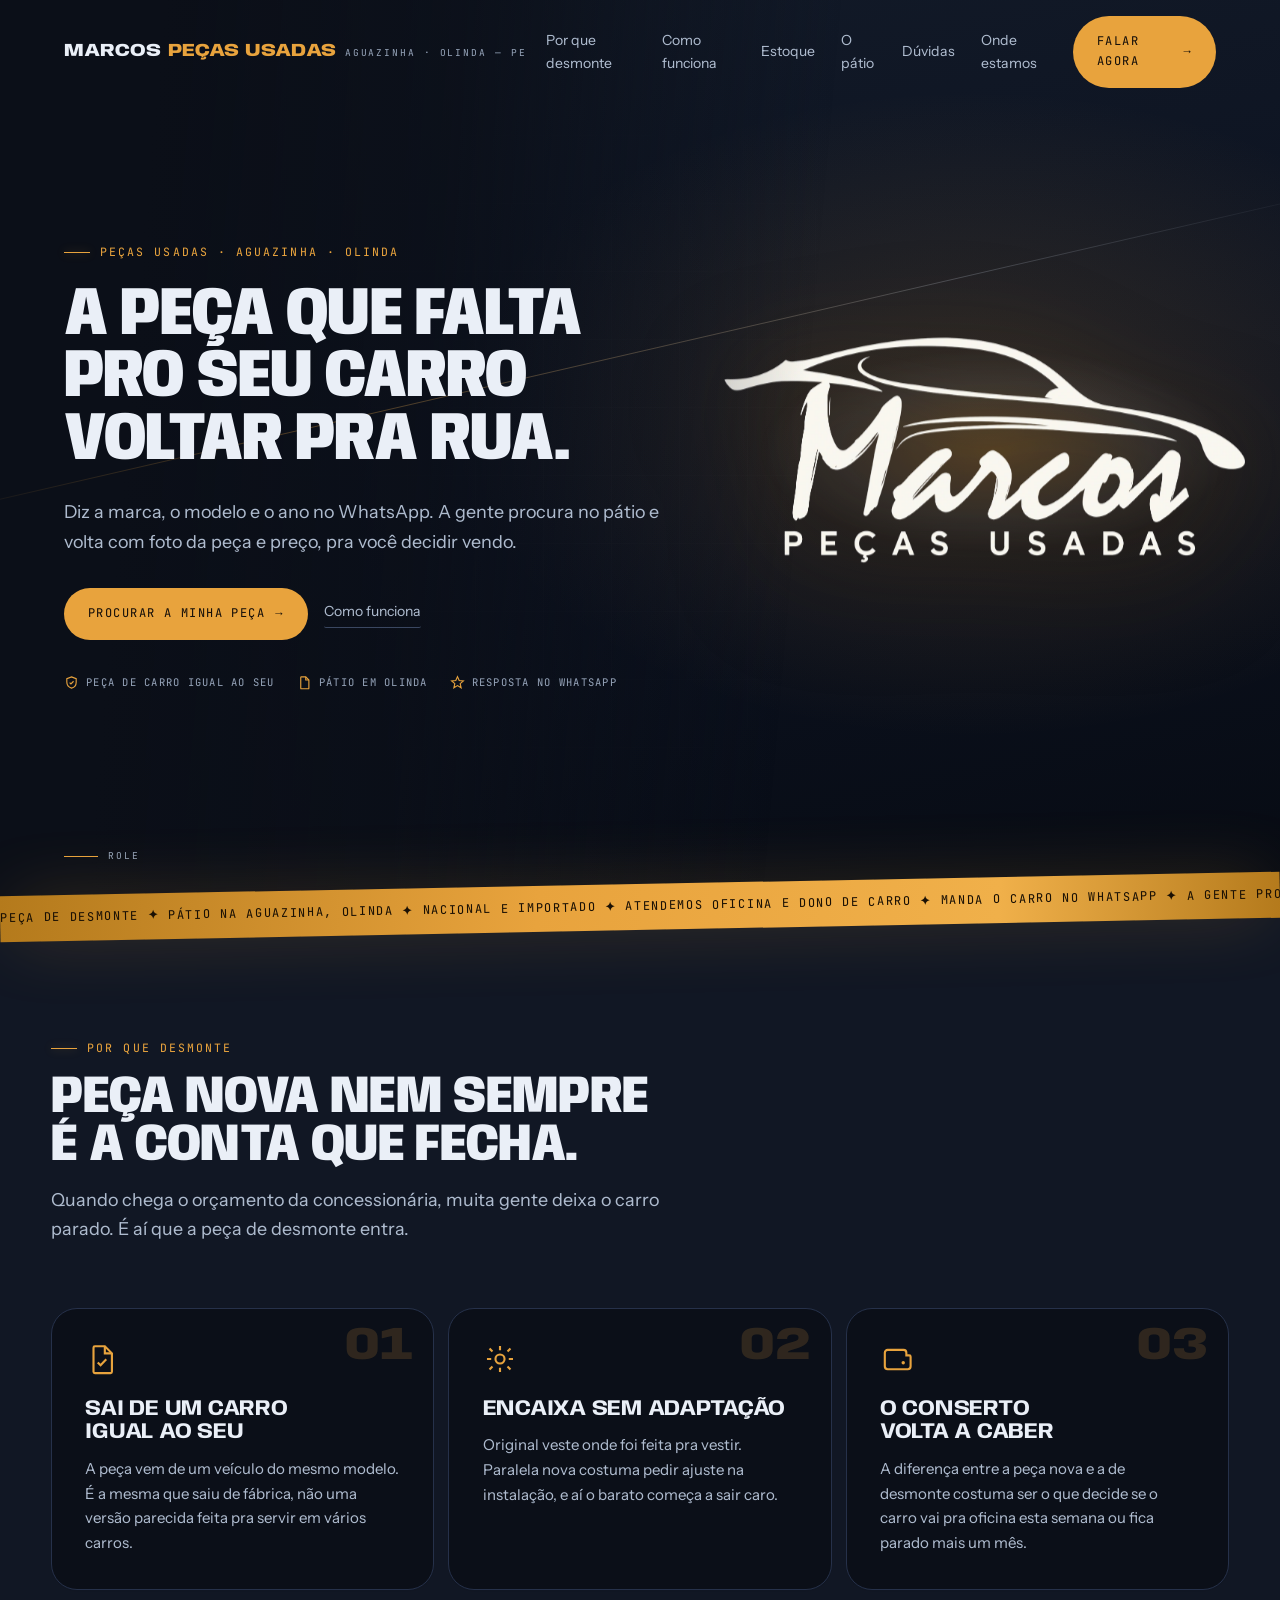
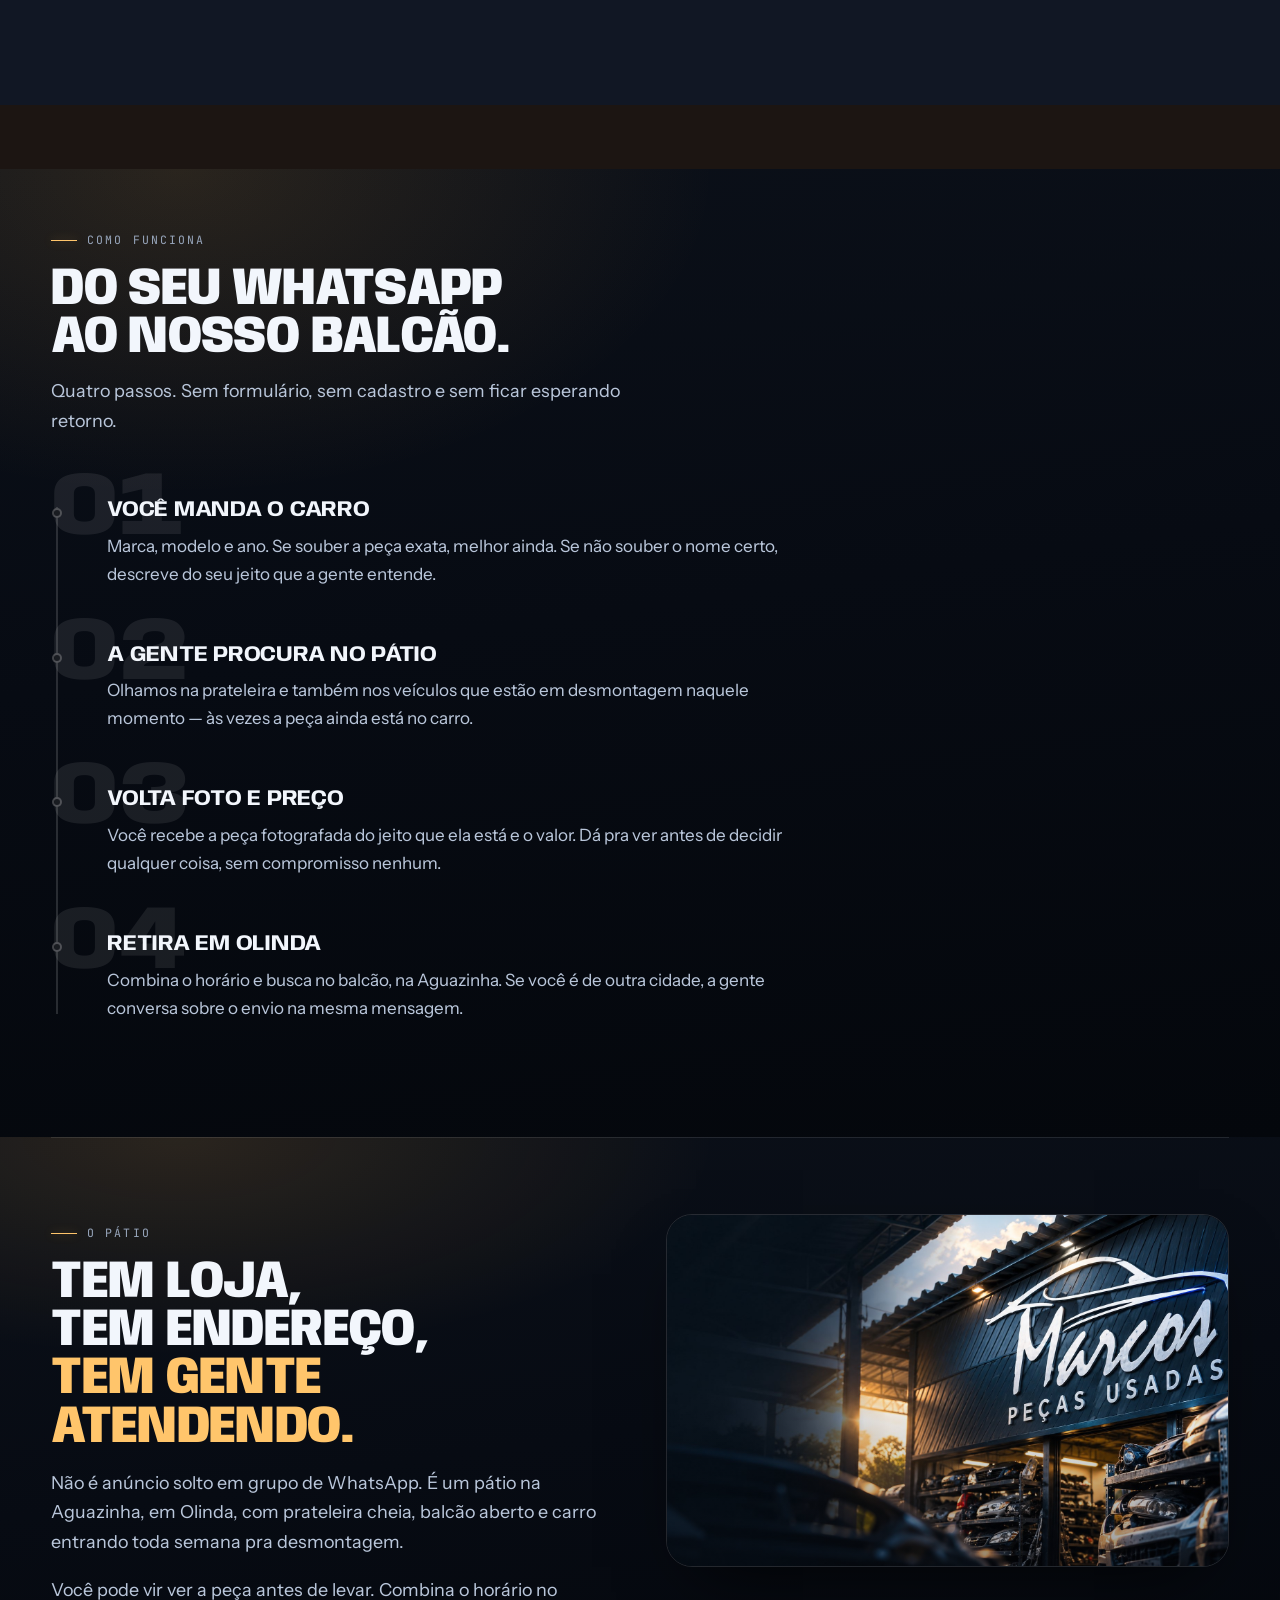
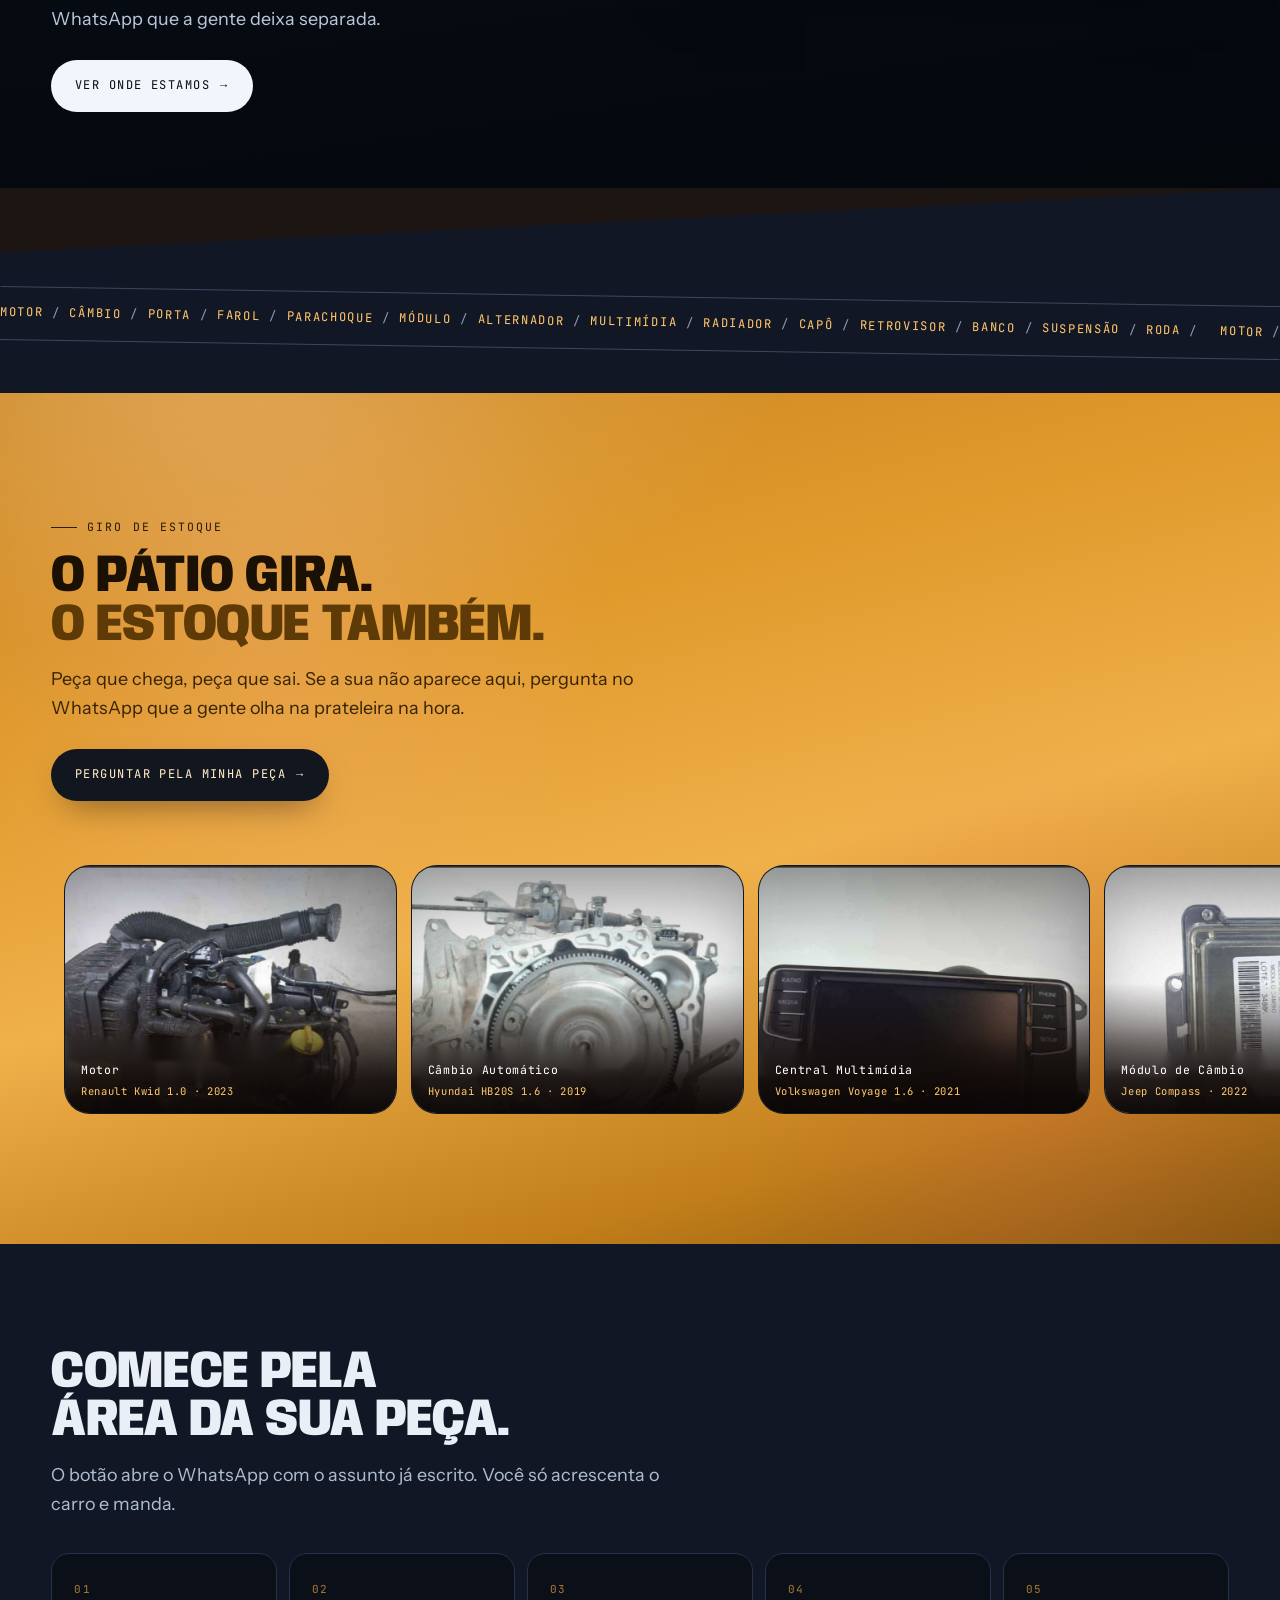
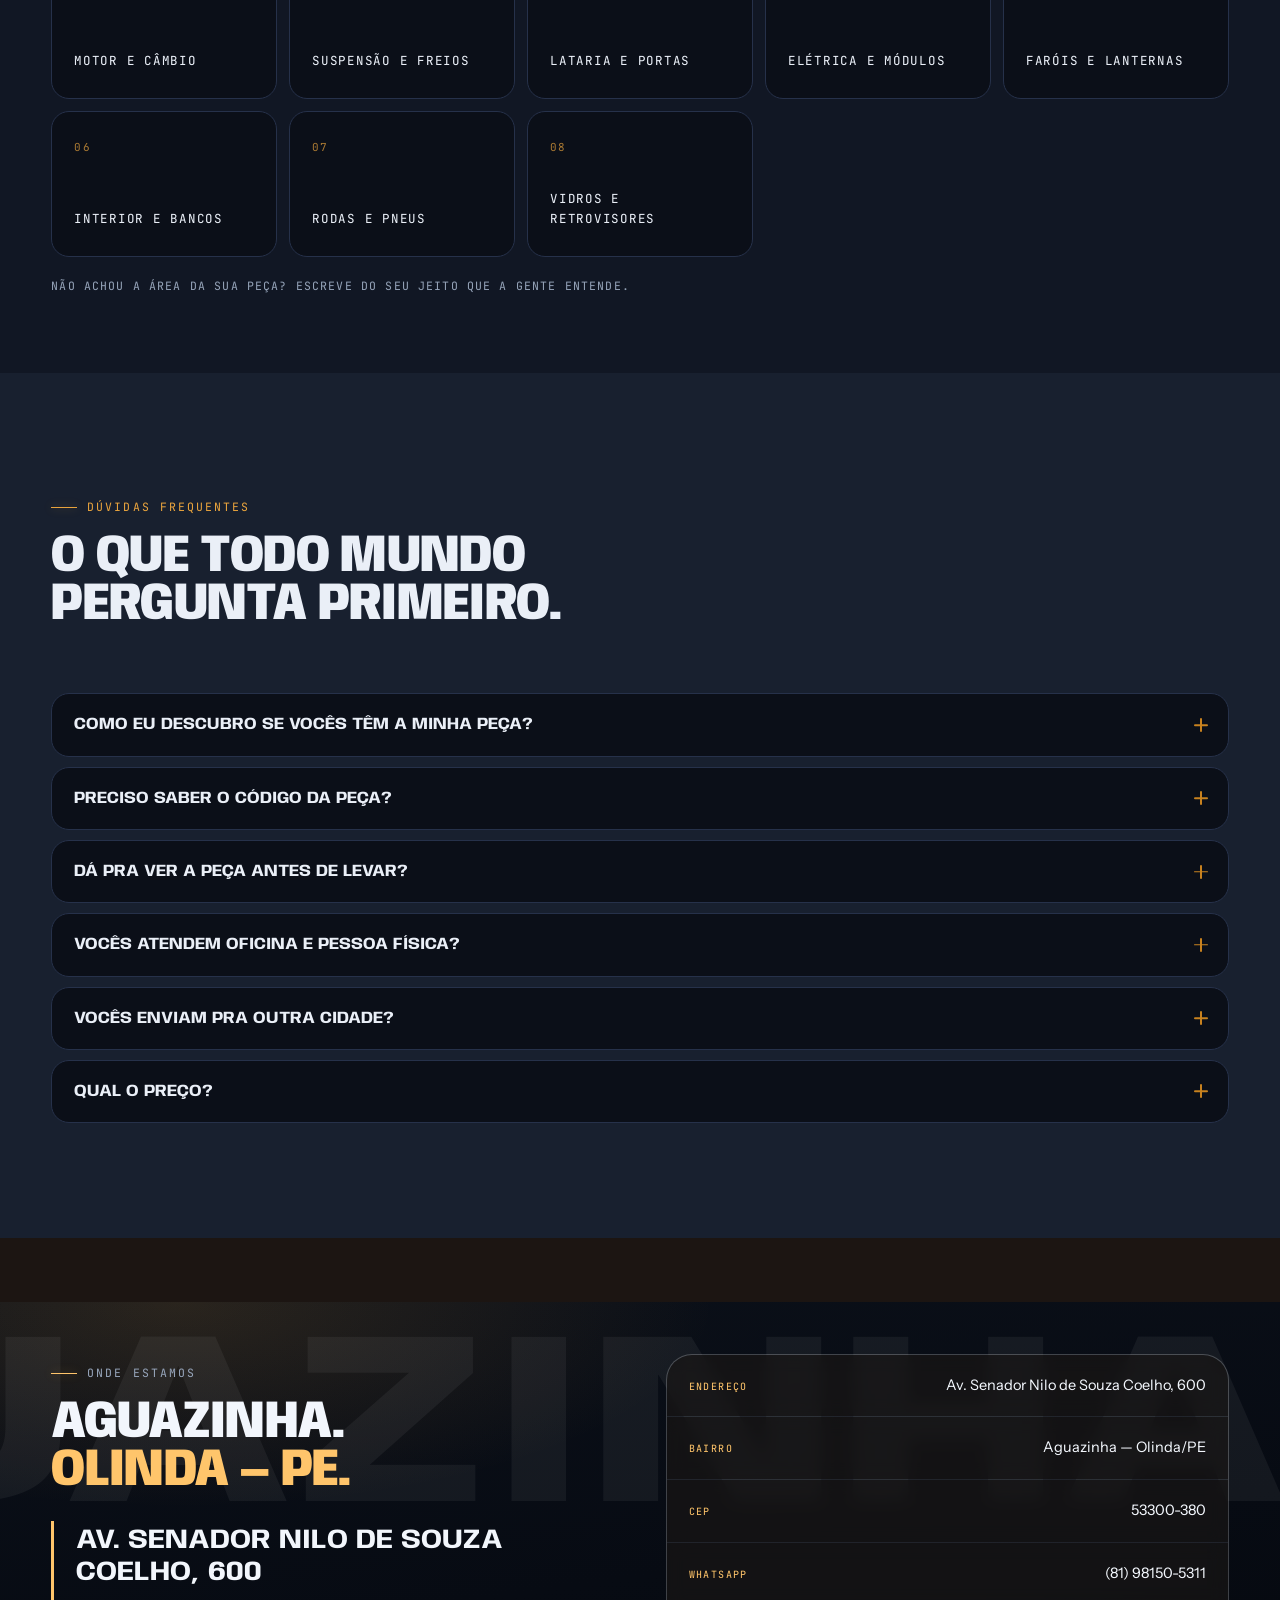
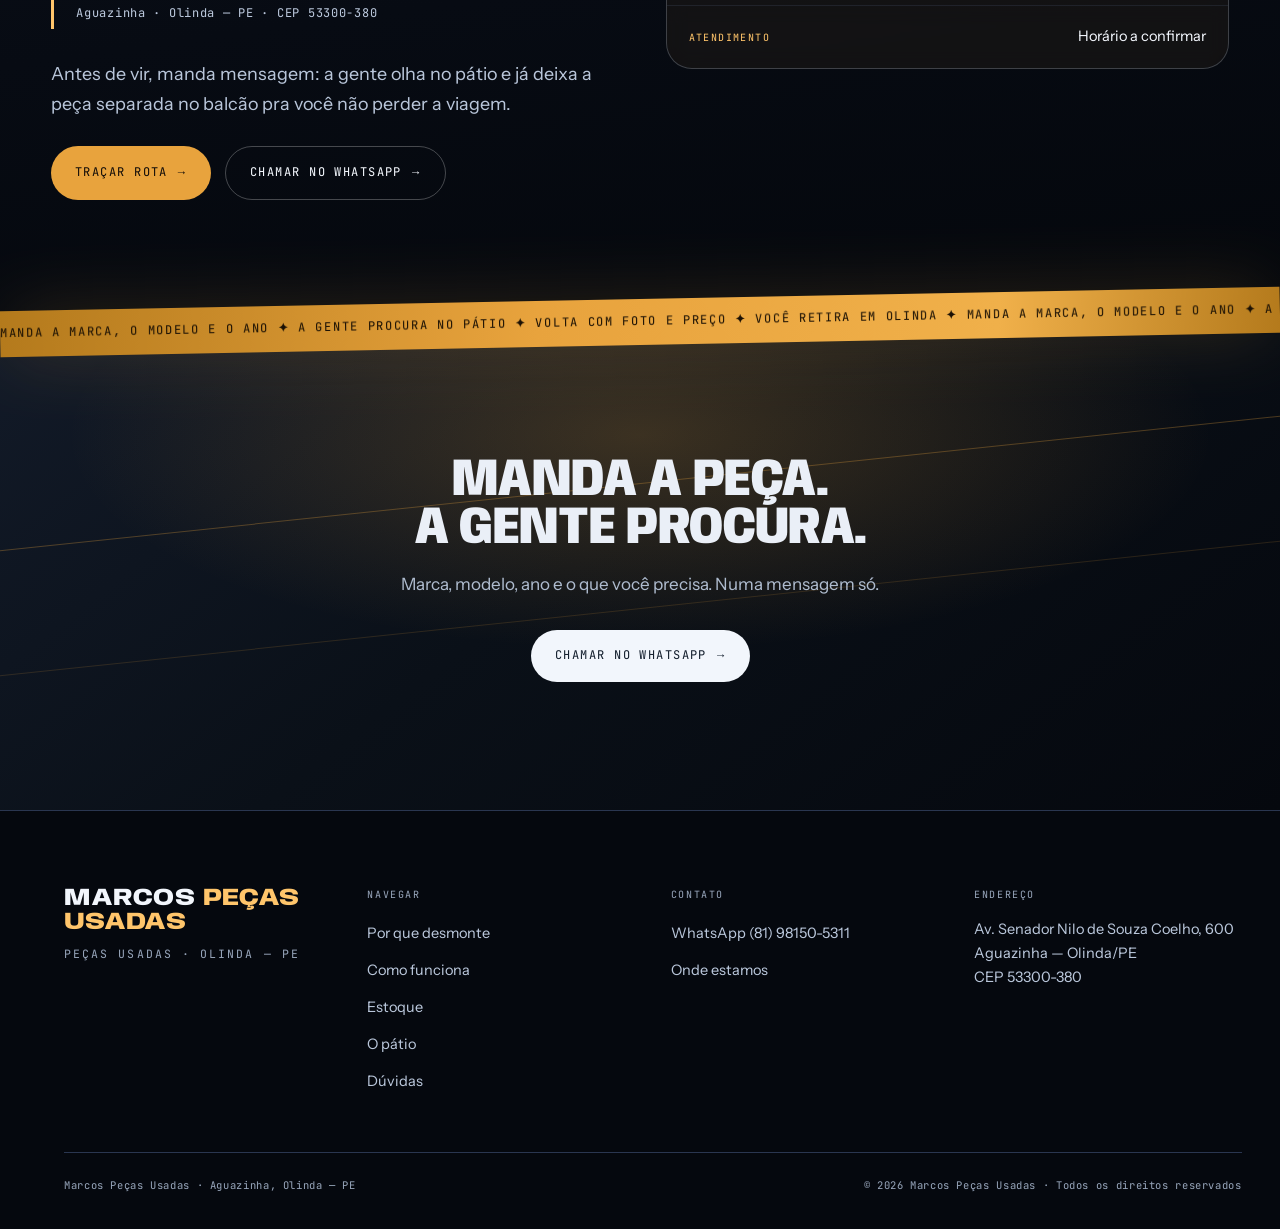
<file: index.html>
<!doctype html>
<html lang="pt-BR">
<head>
<meta charset="utf-8">
<meta name="viewport" content="width=device-width,initial-scale=1,viewport-fit=cover">
<meta name="theme-color" content="#0B0F18">

<title>Marcos Peças Usadas — Peças de Desmonte em Olinda/PE | Pátio na Aguazinha</title>
<meta name="description" content="Peças de desmonte para o seu carro em Olinda, Pernambuco. Pátio na Aguazinha. Mande a marca, o modelo e o ano no WhatsApp que a gente procura e volta com foto e preço.">
<link rel="canonical" href="https://marcospecasusadas.vercel.app/">

<!-- ==========================================================
     COMPARTILHAMENTO (WhatsApp, Facebook, Instagram, LinkedIn)
     ATENÇÃO: og:image PRECISA ser URL absoluta, com https:// e o
     domínio na frente. Com caminho relativo o WhatsApp e o Facebook
     não acham a imagem e o link sai sem capa.
     Hoje aponta para marcospecasusadas.vercel.app. Ao ligar um domínio
     próprio, busque por esse endereço no arquivo e troque em todas as
     ocorrências.
     ========================================================== -->
<meta property="og:type" content="website">
<meta property="og:locale" content="pt_BR">
<meta property="og:site_name" content="Marcos Peças Usadas">
<meta property="og:url" content="https://marcospecasusadas.vercel.app/">
<meta property="og:title" content="Marcos Peças Usadas — Peças de Desmonte em Olinda/PE">
<meta property="og:description" content="Pátio na Aguazinha, em Olinda. Manda a marca, o modelo e o ano no WhatsApp que a gente procura e volta com foto e preço.">
<meta property="og:image" content="https://marcospecasusadas.vercel.app/assets/img/marcos-og.jpg">
<meta property="og:image:secure_url" content="https://marcospecasusadas.vercel.app/assets/img/marcos-og.jpg">
<meta property="og:image:type" content="image/jpeg">
<meta property="og:image:width" content="1200">
<meta property="og:image:height" content="630">
<meta property="og:image:alt" content="Logotipo da Marcos Peças Usadas.">

<!-- Twitter / X -->
<meta name="twitter:card" content="summary_large_image">
<meta name="twitter:title" content="Marcos Peças Usadas — Peças de Desmonte em Olinda/PE">
<meta name="twitter:description" content="Pátio na Aguazinha, em Olinda. Manda a marca, o modelo e o ano no WhatsApp que a gente procura e volta com foto e preço.">
<meta name="twitter:image" content="https://marcospecasusadas.vercel.app/assets/img/marcos-og.jpg">
<meta name="twitter:image:alt" content="Logotipo da Marcos Peças Usadas.">

<link rel="icon" href="assets/img/favicon.png" type="image/png" sizes="96x96">
<link rel="apple-touch-icon" sizes="180x180" href="assets/img/apple-touch-icon.png">

<link rel="preload" as="font" type="font/woff2" href="assets/fonts/anybody-var.woff2" crossorigin>
<link rel="preload" as="font" type="font/woff2" href="assets/fonts/instrument-var.woff2" crossorigin>
<link rel="preload" as="image" href="assets/img/marcos-mark.webp" fetchpriority="high">
<link rel="stylesheet" href="assets/css/styles.css">

<noscript><style>
  .pre{display:none!important}
  body.is-loading{overflow:auto!important}
  body.is-loading .hero__in{opacity:1!important}
  .hero__logo-m,.fade-up,[data-rv]{opacity:1!important;transform:none!important}
  .wa{opacity:1!important;transform:none!important;pointer-events:auto!important}
</style></noscript>
<script>
  setTimeout(function(){
    var b=document.body,p=document.getElementById('pre');
    if(b&&b.classList.contains('is-loading')){
      b.classList.remove('is-loading');
      if(p){p.classList.add('is-done');setTimeout(function(){p.classList.add('is-gone')},1200)}
    }
  },6000);
</script>

<script type="application/ld+json">
{
  "@context":"https://schema.org",
  "@type":"AutoPartsStore",
  "name":"Marcos Peças Usadas",
  "description":"Peças automotivas de desmonte. Pátio na Aguazinha, Olinda, Pernambuco.",
  "telephone":"+5581981505311",
  "url":"https://marcospecasusadas.vercel.app/",
  "image":"https://marcospecasusadas.vercel.app/assets/img/marcos-og.jpg",
  "logo":"https://marcospecasusadas.vercel.app/assets/img/apple-touch-icon.png",
  "address":{
    "@type":"PostalAddress",
    "streetAddress":"Av. Senador Nilo de Souza Coelho, 600",
    "addressLocality":"Olinda",
    "addressRegion":"PE",
    "postalCode":"53300-380",
    "addressCountry":"BR"
  },
  "paymentAccepted":"Pix, Cartão de crédito, Cartão de débito, Dinheiro"
}
</script>
</head>

<body class="is-loading">

<!-- ====================== TELA DE CARREGAMENTO ====================== -->
<div class="pre" id="pre" role="status" aria-live="polite" aria-label="Carregando o site">
  <div class="pre__core">
    <div class="pre__stage" aria-hidden="true">
      <img class="wl-car"   src="assets/img/marcos-mark.webp" alt="" width="980" height="428" fetchpriority="high">
      <img class="wl-word"  src="assets/img/marcos-mark.webp" alt="" width="980" height="428">
      <img class="wl-wr"    src="assets/img/marcos-mark.webp" alt="" width="980" height="428">
      <img class="wl-shine" src="assets/img/marcos-mark.webp" alt="" width="980" height="428">
    </div>
    <div class="pre__bar"><span class="pre__fill"></span></div>
    <div class="pre__meta">
      <span class="pre__msg">Levantando o portão</span>
      <span class="pre__pct">00</span>
    </div>
  </div>
</div>

<span class="progress" id="progress" aria-hidden="true"></span>

<!-- ============================== NAV ============================== -->
<header class="nav" id="nav">
  <a class="brand" href="#top" aria-label="Marcos Peças Usadas — início">
    <span class="brand__name">MARCOS <span class="brand__wr">PEÇAS USADAS</span></span>
    <span class="brand__tag">Aguazinha · Olinda — PE</span>
  </a>

  <nav class="menu" aria-label="Navegação principal">
    <a href="#procedencia">Por que desmonte</a>
    <a href="#como">Como funciona</a>
    <a href="#estoque">Estoque</a>
    <a href="#patio">O pátio</a>
    <a href="#duvidas">Dúvidas</a>
    <a href="#onde">Onde estamos</a>
  </nav>

  <a class="btn btn--primary" href="https://wa.me/5581981505311" data-wa="" data-mag>
    Falar agora <span class="btn__arrow" aria-hidden="true">→</span>
  </a>

  <button class="burger" id="burger" aria-label="Abrir menu" aria-expanded="false" aria-controls="drawer">
    <span></span>
  </button>
</header>

<div class="drawer" id="drawer" aria-hidden="true">
  <a href="#procedencia">Por que desmonte</a>
  <a href="#como">Como funciona</a>
  <a href="#estoque">Estoque</a>
  <a href="#patio">O pátio</a>
  <a href="#duvidas">Dúvidas</a>
  <a href="#onde">Onde estamos</a>
</div>

<main id="top">

<!-- ============================= HERO ============================== -->
<section class="hero" id="hero">
  <div class="hero__art" id="heroArt" aria-hidden="true">
    <img src="assets/img/marcos-logo.webp" alt="" width="1400" height="612" fetchpriority="high">
  </div>
  <span class="hero__grid"  aria-hidden="true"></span>
  <span class="hero__veil"  aria-hidden="true"></span>
  <span class="hero__rule"  aria-hidden="true"></span>
  <span class="hero__beam"  aria-hidden="true"></span>

  <div class="hero__in">
    <div class="hero__col">

      <div class="hero__logo-m">
        <img src="assets/img/marcos-logo.webp" alt="Marcos Peças Usadas" width="1400" height="612">
      </div>

      <p class="mono eyebrow fade-up">Peças usadas · Aguazinha · Olinda</p>

      <h1 class="d1">
        <span class="ln"><span>A peça que falta</span></span>
        <span class="ln"><span>pro seu carro</span></span>
        <span class="ln"><span class="accent">voltar pra rua.</span></span>
      </h1>

      <p class="lead fade-up dl-1">
        Diz a marca, o modelo e o ano no WhatsApp. A gente procura no pátio
        e volta com foto da peça e preço, pra você decidir vendo.
      </p>

      <div class="hero__cta fade-up dl-2" style="margin-top:32px">
        <a class="btn btn--primary" href="https://wa.me/5581981505311"
           data-wa="Olá, Marcos Peças Usadas! Estou procurando uma peça. Meu carro é: " data-mag>
          Procurar a minha peça <span class="btn__arrow" aria-hidden="true">→</span>
        </a>
        <a class="link-u" href="#como">Como funciona</a>
      </div>

      <div class="hero__trust fade-up dl-3">
        <span>
          <svg width="15" height="15" viewBox="0 0 24 24" fill="none" stroke="currentColor" stroke-width="1.8" aria-hidden="true"><path d="M12 3l7.5 3v5.4c0 4.4-3 8.3-7.5 9.6-4.5-1.3-7.5-5.2-7.5-9.6V6z"/><path d="M9 12.2l2.1 2.1L15.3 10"/></svg>
          Peça de carro igual ao seu
        </span>
        <span>
          <svg width="15" height="15" viewBox="0 0 24 24" fill="none" stroke="currentColor" stroke-width="1.8" aria-hidden="true"><path d="M7 3h7l5 5v13a1 1 0 0 1-1 1H7a1 1 0 0 1-1-1V4a1 1 0 0 1 1-1z"/><path d="M14 3v5h5"/></svg>
          Pátio em Olinda
        </span>
        <span>
          <svg width="15" height="15" viewBox="0 0 24 24" fill="none" stroke="currentColor" stroke-width="1.8" aria-hidden="true"><path d="M12 2.6l2.7 6.2 6.7.6-5.1 4.4 1.5 6.6-5.8-3.5-5.8 3.5 1.5-6.6L2.6 9.4l6.7-.6z"/></svg>
          Resposta no WhatsApp
        </span>
      </div>
    </div>
  </div>

  <span class="scroll-cue" aria-hidden="true"><i></i> role</span>
</section>

<!-- ============================ MARQUEE ============================ -->
<a class="marq" href="https://wa.me/5581981505311" data-wa="" aria-label="Falar no WhatsApp">
  <div class="marq__track" id="marqTrack">
    <p>Peça de desmonte ✦ Pátio na Aguazinha, Olinda ✦ Nacional e importado ✦ Atendemos oficina e dono de carro ✦ Manda o carro no WhatsApp ✦ A gente procura na prateleira ✦</p>
  </div>
</a>

<!-- ========================== PROCEDÊNCIA ========================== -->
<section class="section" id="procedencia">
  <div class="shell">
    <div class="head" data-rv>
      <p class="mono eyebrow">Por que desmonte</p>
      <h2 class="d2">Peça nova nem sempre <span class="accent">é a conta que fecha.</span></h2>
      <p class="lead">Quando chega o orçamento da concessionária, muita gente deixa o carro parado. É aí que a peça de desmonte entra.</p>
    </div>

    <div class="grid-3">
      <article class="card" data-rv data-rv-d="1">
        <span class="card__n" aria-hidden="true">01</span>
        <svg class="card__ico" viewBox="0 0 24 24" fill="none" stroke="currentColor" stroke-width="1.5" aria-hidden="true"><path d="M7 3h7l5 5v13a1 1 0 0 1-1 1H7a1 1 0 0 1-1-1V4a1 1 0 0 1 1-1z"/><path d="M14 3v5h5"/><path d="M9 14.4l2 2 4-4.2"/></svg>
        <h3 class="d3">Sai de um carro igual ao seu</h3>
        <p>A peça vem de um veículo do mesmo modelo. É a mesma que saiu de fábrica, não uma versão parecida feita pra servir em vários carros.</p>
      </article>

      <article class="card" data-rv data-rv-d="2">
        <span class="card__n" aria-hidden="true">02</span>
        <svg class="card__ico" viewBox="0 0 24 24" fill="none" stroke="currentColor" stroke-width="1.5" aria-hidden="true"><circle cx="12" cy="12" r="3.2"/><path d="M12 2.8v3M12 18.2v3M4.6 4.6l2.1 2.1M17.3 17.3l2.1 2.1M2.8 12h3M18.2 12h3M4.6 19.4l2.1-2.1M17.3 6.7l2.1-2.1"/></svg>
        <h3 class="d3">Encaixa sem adaptação</h3>
        <p>Original veste onde foi feita pra vestir. Paralela nova costuma pedir ajuste na instalação, e aí o barato começa a sair caro.</p>
      </article>

      <article class="card" data-rv data-rv-d="3">
        <span class="card__n" aria-hidden="true">03</span>
        <svg class="card__ico" viewBox="0 0 24 24" fill="none" stroke="currentColor" stroke-width="1.5" aria-hidden="true"><path d="M3.4 7.6a2 2 0 0 1 2-2h11.2a2 2 0 0 1 2 2v1.8h2a1 1 0 0 1 1 1v6.8a2 2 0 0 1-2 2H5.4a2 2 0 0 1-2-2z"/><circle cx="16.4" cy="14.6" r="1.2" fill="currentColor" stroke="none"/></svg>
        <h3 class="d3">O conserto volta a caber</h3>
        <p>A diferença entre a peça nova e a de desmonte costuma ser o que decide se o carro vai pra oficina esta semana ou fica parado mais um mês.</p>
      </article>
    </div>
  </div>
</section>

<div class="wedge wedge--slab" aria-hidden="true"></div>

<!-- ========================= COMO FUNCIONA ========================= -->
<section class="section slab" id="como" style="padding-top:clamp(40px,4vw,60px)">
  <div class="shell">
    <div class="head" data-rv>
      <p class="mono eyebrow">Como funciona</p>
      <h2 class="d2">Do seu WhatsApp<br>ao nosso balcão.</h2>
      <p class="lead">Quatro passos. Sem formulário, sem cadastro e sem ficar esperando retorno.</p>
    </div>

    <div class="steps" id="steps">
      <span class="steps__rail" aria-hidden="true"><span class="steps__fill"></span></span>

      <article class="step" data-rv>
        <span class="step__n" aria-hidden="true">01</span>
        <h3 class="d3">Você manda o carro</h3>
        <p>Marca, modelo e ano. Se souber a peça exata, melhor ainda. Se não souber o nome certo, descreve do seu jeito que a gente entende.</p>
      </article>

      <article class="step" data-rv>
        <span class="step__n" aria-hidden="true">02</span>
        <h3 class="d3">A gente procura no pátio</h3>
        <p>Olhamos na prateleira e também nos veículos que estão em desmontagem naquele momento — às vezes a peça ainda está no carro.</p>
      </article>

      <article class="step" data-rv>
        <span class="step__n" aria-hidden="true">03</span>
        <h3 class="d3">Volta foto e preço</h3>
        <p>Você recebe a peça fotografada do jeito que ela está e o valor. Dá pra ver antes de decidir qualquer coisa, sem compromisso nenhum.</p>
      </article>

      <article class="step" data-rv>
        <span class="step__n" aria-hidden="true">04</span>
        <h3 class="d3">Retira em Olinda</h3>
        <p>Combina o horário e busca no balcão, na Aguazinha. Se você é de outra cidade, a gente conversa sobre o envio na mesma mensagem.</p>
      </article>
    </div>
  </div>
</section>

<!-- =========================== AVALIAÇÕES ========================== -->
<section class="section--tight slab" id="patio" style="padding-top:0">
  <div class="shell">
    <div style="border-top:1px solid rgba(255,255,255,.1);padding-top:clamp(48px,6vw,76px)"></div>

    <div class="pay">
      <div data-rv>
        <p class="mono eyebrow">O pátio</p>
        <h2 class="d2" style="margin:16px 0 16px">Tem loja, tem endereço,<br><span class="accent">tem gente atendendo.</span></h2>
        <p class="lead">
          Não é anúncio solto em grupo de WhatsApp. É um pátio na Aguazinha,
          em Olinda, com prateleira cheia, balcão aberto e carro entrando
          toda semana pra desmontagem.
        </p>
        <p class="lead" style="margin-top:18px">
          Você pode vir ver a peça antes de levar. Combina o horário no
          WhatsApp que a gente deixa separada.
        </p>
        <a class="btn btn--light" href="#onde" style="margin-top:26px" data-mag>
          Ver onde estamos <span class="btn__arrow" aria-hidden="true">→</span>
        </a>
      </div>

      <div data-rv data-rv-d="2">
        <figure class="fachada">
          <img src="assets/img/fachada.jpg"
               alt="Fachada da Marcos Peças Usadas em Olinda, com prateleiras de peças ao fundo"
               width="1800" height="1013" loading="lazy" decoding="async">
        </figure>
      </div>
    </div>
  </div>
</section>

<div class="wedge wedge--slab wedge--out" aria-hidden="true"></div>

<div class="marq-band">
<a class="marq marq--ghost" href="https://wa.me/5581981505311" data-wa="" aria-label="Falar no WhatsApp">
  <div class="marq__track" id="marqTrack2">
    <p><b>Motor</b> <span class="sep">/</span> <b>Câmbio</b> <span class="sep">/</span> <b>Porta</b> <span class="sep">/</span> <b>Farol</b> <span class="sep">/</span> <b>Parachoque</b> <span class="sep">/</span> <b>Módulo</b> <span class="sep">/</span> <b>Alternador</b> <span class="sep">/</span> <b>Multimídia</b> <span class="sep">/</span> <b>Radiador</b> <span class="sep">/</span> <b>Capô</b> <span class="sep">/</span> <b>Retrovisor</b> <span class="sep">/</span> <b>Banco</b> <span class="sep">/</span> <b>Suspensão</b> <span class="sep">/</span> <b>Roda</b> <span class="sep">/</span> </p>
  </div>
</a>
</div>

<!-- ============================ ESTOQUE ============================ -->
<section class="section stock blaze" id="estoque">
  <div class="shell">
    <div class="head" data-rv style="max-width:70ch">
      <p class="mono eyebrow">Giro de estoque</p>
      <h2 class="d2">O pátio gira.<br><span class="accent">O estoque também.</span></h2>
      <p class="lead">Peça que chega, peça que sai. Se a sua não aparece aqui, pergunta no WhatsApp que a gente olha na prateleira na hora.</p>
      <a class="btn btn--primary" href="https://wa.me/5581981505311" style="margin-top:26px"
         data-wa="Olá, Marcos Peças Usadas! Não vi a peça que preciso no site. Meu carro é: " data-mag>
        Perguntar pela minha peça <span class="btn__arrow" aria-hidden="true">→</span>
      </a>
    </div>
  </div>

  <div class="rail">
    <div class="rail__track" id="rail"></div>
  </div>
</section>

<!-- ========================== CATEGORIAS =========================== -->
<section class="section--tight" style="padding-top:clamp(64px,7vw,96px)">
  <div class="shell">
    <div class="head" data-rv style="margin-bottom:34px">
      <h2 class="d2">Comece pela área da sua peça.</h2>
      <p class="lead">O botão abre o WhatsApp com o assunto já escrito. Você só acrescenta o carro e manda.</p>
    </div>
    <div class="cats" id="cats" data-rv></div>
    <p class="mono" style="color:var(--dim);margin-top:20px;letter-spacing:.1em">
      Não achou a área da sua peça? Escreve do seu jeito que a gente entende.
    </p>
  </div>
</section>

<!-- ============================ DÚVIDAS ============================ -->
<section class="section" id="duvidas" style="background:var(--bone-2)">
  <div class="shell">
    <div class="head" data-rv>
      <p class="mono eyebrow">Dúvidas frequentes</p>
      <h2 class="d2">O que todo mundo<br>pergunta primeiro.</h2>
    </div>

    <div class="faq" data-rv>
      <details>
        <summary>Como eu descubro se vocês têm a minha peça?</summary>
        <div class="faq__a"><p>Manda a marca, o modelo e o ano no WhatsApp junto com o que você precisa. A gente olha na prateleira e nos carros que estão em desmontagem e te responde — inclusive quando a resposta é que não temos.</p></div>
      </details>
      <details>
        <summary>Preciso saber o código da peça?</summary>
        <div class="faq__a"><p>Não precisa. A gente chega na peça pelo modelo do carro. O código ajuda quando existe mais de uma versão da mesma peça no mesmo ano, mas isso dá pra identificar conversando.</p></div>
      </details>
      <details>
        <summary>Dá pra ver a peça antes de levar?</summary>
        <div class="faq__a"><p>Dá. Estamos na Av. Senador Nilo de Souza Coelho, 600, na Aguazinha, em Olinda. Combina antes no WhatsApp pra gente já deixar a peça separada quando você chegar.</p></div>
      </details>
      <details>
        <summary>Vocês atendem oficina e pessoa física?</summary>
        <div class="faq__a"><p>Os dois. Boa parte do movimento vem de oficina da região, mas quem aparece uma vez pra resolver um problema no próprio carro é atendido igual.</p></div>
      </details>
      <details>
        <summary>Vocês enviam pra outra cidade?</summary>
        <div class="faq__a"><p>Depende do tamanho e do peso da peça e de pra onde vai. Pergunta na mesma mensagem que a gente te diz como dá pra fazer e quanto fica.</p></div>
      </details>
      <details>
        <summary>Qual o preço?</summary>
        <div class="faq__a"><p>Varia com a peça, o carro e o estado dela. Por isso o preço vai junto com a foto na resposta, em vez de uma tabela no site que nunca bate com a realidade do pátio.</p></div>
      </details>
    </div>
  </div>
</section>

<div class="wedge wedge--slab" aria-hidden="true"></div>

<!-- =========================== ONDE ESTAMOS ======================== -->
<section class="section where slab" id="onde" style="padding-top:clamp(40px,4vw,60px)">
  <span class="where__ghost" aria-hidden="true">Aguazinha</span>
  <div class="shell where__in">
    <div data-rv>
      <p class="mono eyebrow">Onde estamos</p>
      <h2 class="d2" style="margin:16px 0 0">Aguazinha.<br><span class="accent">Olinda — PE.</span></h2>

      <div class="addr">
        <b>Av. Senador Nilo de Souza Coelho, 600</b>
        <span>Aguazinha · Olinda — PE · CEP 53300-380</span>
      </div>

      <p class="lead" style="margin-bottom:28px">
        Antes de vir, manda mensagem: a gente olha no pátio e já deixa a
        peça separada no balcão pra você não perder a viagem.
      </p>

      <div style="display:flex;flex-wrap:wrap;gap:14px">
        <a class="btn btn--primary" href="https://www.google.com/maps/search/?api=1&amp;query=Av.+Dep.+Cant%C3%ADdio+Sampaio%2C+6093+-+Vila+Souza%2C+S%C3%A3o+Paulo+-+SP%2C+53300-380" target="_blank" rel="noopener" data-mag>
          Traçar rota <span class="btn__arrow" aria-hidden="true">→</span>
        </a>
        <a class="btn btn--ghost" href="https://wa.me/5581981505311"
           data-wa="Olá, Marcos Peças Usadas! Queria saber o horário de atendimento." data-mag>
          Chamar no WhatsApp <span class="btn__arrow" aria-hidden="true">→</span>
        </a>
      </div>
    </div>

    <div data-rv data-rv-d="1">
      <dl class="facts facts--dark">
        <div class="fact"><dt>Endereço</dt><dd>Av. Senador Nilo de Souza Coelho, 600</dd></div>
        <div class="fact"><dt>Bairro</dt><dd>Aguazinha — Olinda/PE</dd></div>
        <div class="fact"><dt>CEP</dt><dd>53300-380</dd></div>
        <div class="fact"><dt>WhatsApp</dt><dd>(81) 98150-5311</dd></div>
        <div class="fact"><dt>Atendimento</dt><dd>Horário a confirmar</dd></div>
      </dl>
    </div>
  </div>
</section>

<a class="marq" href="https://wa.me/5581981505311" data-wa="" aria-label="Falar no WhatsApp">
  <div class="marq__track" id="marqTrack3">
    <p>Manda a marca, o modelo e o ano ✦ A gente procura no pátio ✦ Volta com foto e preço ✦ Você retira em Olinda ✦ Manda a marca, o modelo e o ano ✦ A gente procura no pátio ✦ Volta com foto e preço ✦ Você retira em Olinda ✦</p>
  </div>
</a>

<!-- ========================== CHAMADA FINAL ======================== -->
<section class="cta">
  <div class="shell cta__in">
    <h2 class="d2" data-rv>Manda a peça.<br>A gente procura.</h2>
    <p data-rv data-rv-d="1">Marca, modelo, ano e o que você precisa. Numa mensagem só.</p>
    <a class="btn btn--light" href="https://wa.me/5581981505311" data-rv data-rv-d="2"
       data-wa="Olá, Marcos Peças Usadas! Estou procurando uma peça. Meu carro é: " data-mag>
      Chamar no WhatsApp <span class="btn__arrow" aria-hidden="true">→</span>
    </a>
  </div>
</section>

</main>

<!-- ============================= RODAPÉ ============================ -->
<footer class="foot">
  <div class="foot__grid">
    <div>
      <p class="brand__name" style="font-size:24px;margin-bottom:10px">
        MARCOS <span class="brand__wr">PEÇAS USADAS</span>
      </p>
      <p class="mono" style="color:var(--on-dark-dim)">Peças usadas · Olinda — PE</p>
    </div>

    <div>
      <h4>Navegar</h4>
      <ul>
        <li><a href="#procedencia">Por que desmonte</a></li>
        <li><a href="#como">Como funciona</a></li>
        <li><a href="#estoque">Estoque</a></li>
        <li><a href="#patio">O pátio</a></li>
        <li><a href="#duvidas">Dúvidas</a></li>
      </ul>
    </div>

    <div>
      <h4>Contato</h4>
      <ul>
        <li><a href="https://wa.me/5581981505311" data-wa="">WhatsApp (81) 98150-5311</a></li>
        <li><a href="#onde">Onde estamos</a></li>
      </ul>
    </div>

    <div>
      <h4>Endereço</h4>
      <p style="color:var(--on-dark-2);font-size:14.5px">
        Av. Senador Nilo de Souza Coelho, 600<br>Aguazinha — Olinda/PE<br>CEP 53300-380
      </p>
    </div>
  </div>

  <div class="foot__legal">
    <span>Marcos Peças Usadas · Aguazinha, Olinda — PE</span>
    <span>© <span id="year">2026</span> Marcos Peças Usadas · Todos os direitos reservados</span>
  </div>
</footer>

<a class="wa" id="wa" href="https://wa.me/5581981505311" data-wa="" aria-label="Chamar no WhatsApp">
  <svg width="27" height="27" viewBox="0 0 24 24" fill="currentColor" aria-hidden="true"><path d="M12 2a10 10 0 0 0-8.6 15L2 22l5.2-1.4A10 10 0 1 0 12 2zm0 18a8 8 0 0 1-4.1-1.1l-.3-.2-3.1.8.8-3-.2-.3A8 8 0 1 1 12 20zm4.4-5.9c-.2-.1-1.4-.7-1.6-.8-.2-.1-.4-.1-.5.1-.2.2-.6.8-.8 1-.1.2-.3.2-.5.1-1.4-.7-2.3-1.3-3.2-2.8-.2-.4.2-.3.6-1.1.1-.1 0-.3 0-.4-.1-.1-.5-1.3-.7-1.8-.2-.4-.4-.4-.5-.4h-.5c-.2 0-.4.1-.6.3-.2.2-.8.8-.8 1.9s.8 2.2.9 2.4c.1.2 1.6 2.5 3.9 3.4 1.9.8 2.3.6 2.7.6.4 0 1.4-.6 1.6-1.1.2-.5.2-1 .1-1.1 0-.1-.2-.2-.4-.3z"/></svg>
</a>

<script src="assets/js/main.js" defer></script>
</body>
</html>
</file>
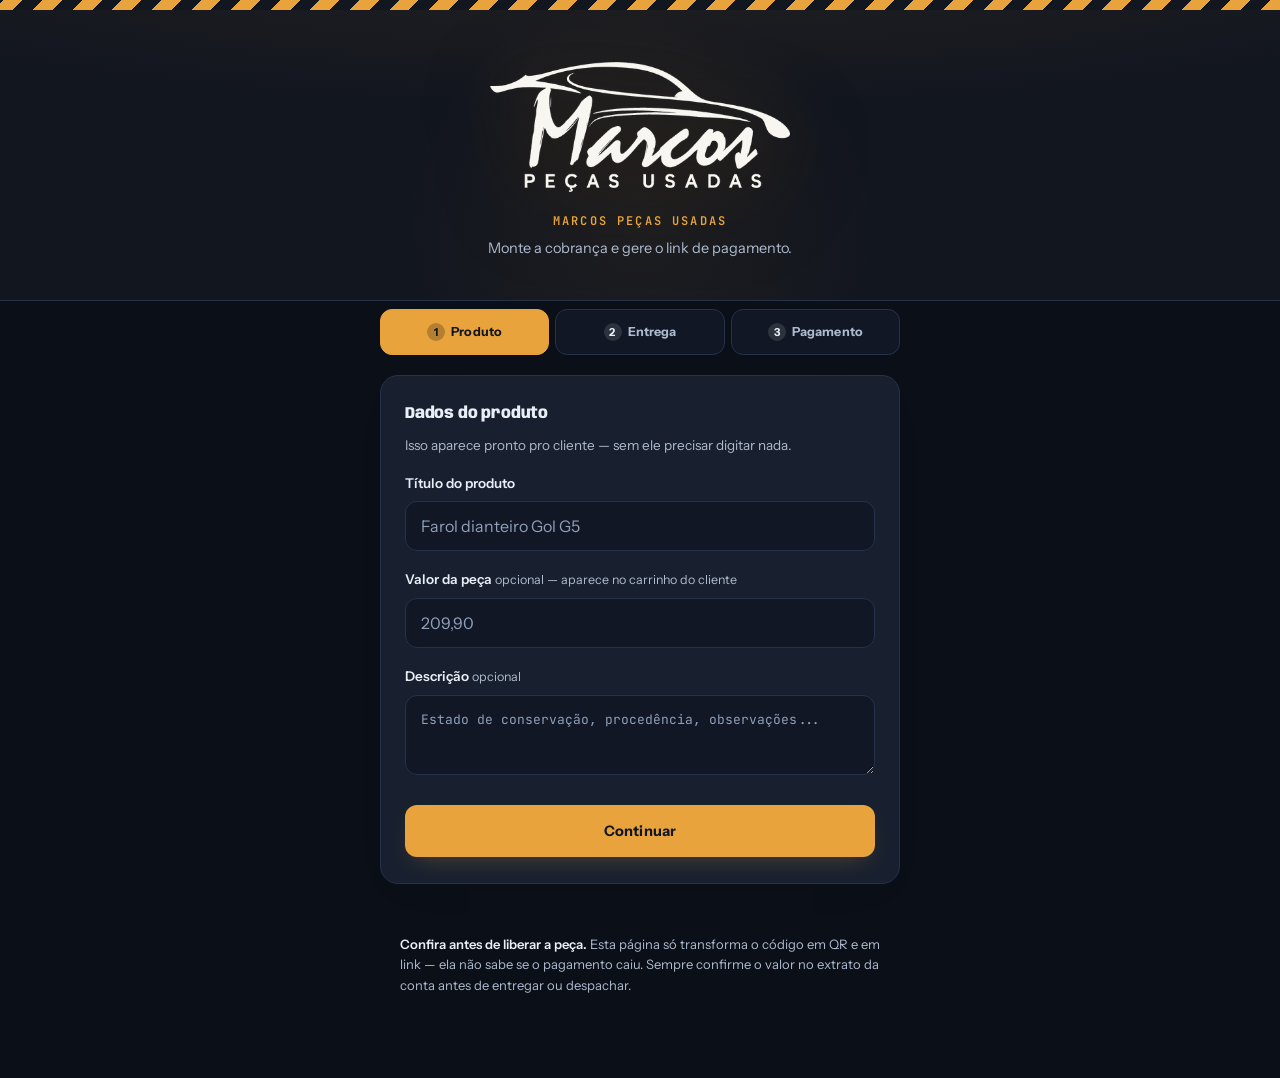
<file: pagamento.html>
<!DOCTYPE html>
<html lang="pt-BR">
<head>
<meta charset="utf-8">
<meta name="viewport" content="width=device-width, initial-scale=1, viewport-fit=cover">
<title>Pagamento — Marcos Peças Usadas</title>
<meta name="description" content="Pague sua peça com segurança. Escaneie o QR Code ou copie o código.">

<!-- =================================================================
     PREVIEW DO LINK NO WHATSAPP
     Aponta para marcospecasusadas.vercel.app. Se o domínio mudar, troque nas duas
     linhas abaixo (og:image e og:url).
     Usa a MESMA capa do site (assets/img/marcos-og.jpg), que já está no
     repositório — este arquivo não pede nenhuma imagem nova.
     Isso é normal: o WhatsApp não lê imagem embutida em base64 no
     og:image, só um arquivo de verdade — por isso essa é a única
     peça que fica fora do HTML único.
     ================================================================= -->
<meta property="og:type" content="website">
<meta property="og:site_name" content="Marcos Peças Usadas">
<meta property="og:title" content="Pagamento — Marcos Peças Usadas">
<meta property="og:description" content="Escaneie o QR Code ou copie o código para concluir o pagamento da sua peça.">
<meta property="og:image" content="https://marcospecasusadas.vercel.app/assets/img/marcos-og.jpg">
<meta property="og:image:width" content="1200">
<meta property="og:image:height" content="630">
<meta property="og:image:alt" content="Logotipo da Marcos Peças Usadas.">
<meta property="og:url" content="https://marcospecasusadas.vercel.app/pagamento.html">
<meta name="twitter:card" content="summary_large_image">
<meta name="twitter:image" content="https://marcospecasusadas.vercel.app/assets/img/marcos-og.jpg">
<meta name="twitter:image:alt" content="Logotipo da Marcos Peças Usadas.">
<link rel="icon" href="assets/img/favicon.png" type="image/png" sizes="96x96">
<link rel="apple-touch-icon" sizes="180x180" href="assets/img/apple-touch-icon.png">
<meta name="theme-color" content="#0B0F18">

<style>
  @font-face{font-family:"Anybody";src:url("assets/fonts/anybody-var.woff2") format("woff2-variations");font-weight:100 900;font-stretch:50% 150%;font-display:swap}
  @font-face{font-family:"Instrument";src:url("assets/fonts/instrument-var.woff2") format("woff2-variations");font-weight:400 700;font-display:swap}
  @font-face{font-family:"JetBrains";src:url("assets/fonts/jetbrains-var.woff2") format("woff2-variations");font-weight:400 700;font-display:swap}
    :root{
    /* mesma paleta do index.html */
    --preto:#12161F;--fundo:#0B0F18;--graxa:#111724;--card:#18202F;--aco:#26314A;--cinza:#AEBBCE;
    --osso:#EAEFF7;--amarelo:#E8A33D;--ambar:#9A5F10;--alerta:#FF7A4A;--ok:#4ADE80;
    --prata:#C7D2E2;
    --radius:18px;--radius-sm:12px;
  }
  *{box-sizing:border-box;margin:0;padding:0}
  html{-webkit-text-size-adjust:100%}
  body{
    background:var(--fundo);color:var(--osso);
    font-family:"Instrument",system-ui,sans-serif;
    line-height:1.5;min-height:100vh;padding-bottom:64px;
  }
  .faixa{height:10px;background:repeating-linear-gradient(-45deg,var(--amarelo) 0 14px,var(--preto) 14px 28px)}
  main{padding:0 20px;max-width:560px;margin:0 auto}

  /* ---------- hero (logo em destaque) ---------- */
  .hero{
    position:relative;overflow:hidden;text-align:center;
    padding:52px 20px 40px;margin-bottom:8px;
    background:
      radial-gradient(120% 90% at 50% -20%, rgba(232,163,61,0.08), transparent 60%),
      var(--preto);
    border-bottom:1px solid var(--aco);
  }
  .hero::before{
    content:"";position:absolute;left:50%;top:-40px;width:520px;height:520px;
    transform:translateX(-50%);border-radius:50%;
    background:radial-gradient(circle, rgba(232,163,61,0.06), transparent 65%);
    pointer-events:none;
  }
  /* o logo é deitado (1389x601): largura manda, altura segue a proporção.
     Antes ele era espremido numa caixa quadrada de 150x150. */
  .logo-hero{
    position:relative;display:block;margin:0 auto 20px;
    width:min(72vw,300px);height:auto;aspect-ratio:1389/601;
    filter:drop-shadow(0 18px 40px rgba(0,0,0,.55)) drop-shadow(0 0 34px rgba(232,163,61,.18));
  }
  .hero-marca{
    position:relative;font-family:"Instrument",system-ui,sans-serif;font-weight:800;font-size:12px;
    letter-spacing:.18em;text-transform:uppercase;color:var(--amarelo);margin-bottom:8px;
  }
  .hero p{position:relative;color:var(--cinza);font-size:14.5px;max-width:38ch;margin:0 auto}

  h2.secao{font-family:"Instrument",system-ui,sans-serif;font-weight:700;font-size:16px;margin:0 0 9px}
  label{display:block;font-size:13.5px;font-weight:600;color:var(--osso);margin-bottom:8px}
  label small,.opc{color:var(--cinza);font-weight:400;font-size:12.5px}
  .dica{color:var(--cinza);font-size:13.5px;margin-bottom:18px;max-width:52ch}
  textarea{
    width:100%;min-height:124px;background:var(--graxa);
    border:1px solid var(--aco);border-radius:var(--radius-sm);
    color:var(--osso);font-family:"JetBrains",ui-monospace,Menlo,monospace;
    font-size:13px;line-height:1.6;padding:14px 15px;resize:vertical;word-break:break-all;
  }
  textarea::placeholder{color:#8FA0B8}
  input,select{
    width:100%;background:var(--graxa);border:1px solid var(--aco);border-radius:var(--radius-sm);
    color:var(--osso);font-family:inherit;font-size:16px;padding:14px 15px;
    transition:border-color .15s ease;
  }
  select{appearance:none;-webkit-appearance:none;background-image:url("data:image/svg+xml;utf8,<svg xmlns='http://www.w3.org/2000/svg' width='14' height='9' viewBox='0 0 14 9'><path d='M1 1l6 6 6-6' stroke='%238FA0B8' stroke-width='2' fill='none' fill-rule='evenodd'/></svg>");background-repeat:no-repeat;background-position:right 15px center;padding-right:38px}
  input::placeholder{color:#8FA0B8}
  input.erro{border-color:var(--alerta)}
  textarea:focus,input:focus,select:focus{border-color:var(--amarelo);outline:none;box-shadow:0 0 0 3px rgba(232,163,61,0.18)}
  button:focus-visible{outline:3px solid var(--amarelo);outline-offset:2px}
  .campo{margin-bottom:18px}
  .dupla{display:flex;gap:12px}
  .dupla > div{flex:1 1 0;min-width:0}
  .linha{display:flex;gap:10px;margin-top:16px;flex-wrap:wrap}
  button{
    font-family:"Instrument",system-ui,sans-serif;font-size:14.5px;font-weight:700;letter-spacing:.01em;border:0;
    border-radius:var(--radius-sm);padding:16px 22px;cursor:pointer;flex:1 1 auto;min-height:52px;
    transition:transform .15s ease, box-shadow .15s ease, background .15s ease;
  }
  .btn-principal{background:var(--amarelo);color:var(--preto);box-shadow:0 10px 24px -10px rgba(232,163,61,0.30)}
  .btn-principal:hover{background:var(--amarelo);filter:brightness(1.08);transform:translateY(-1px)}
  .btn-principal:disabled{background:var(--aco);color:var(--cinza);cursor:not-allowed;box-shadow:none;transform:none}
  .btn-secundario{background:var(--graxa);color:var(--osso);border:1px solid var(--aco)}
  .btn-secundario:hover{border-color:var(--amarelo);color:var(--amarelo)}
  .btn-limpar{background:transparent;color:var(--cinza);border:1px solid var(--aco);flex:0 0 auto}
  .btn-limpar:hover{color:var(--osso);border-color:var(--cinza)}
  .aviso{
    margin-top:16px;padding:14px 16px;font-size:14px;border-radius:var(--radius-sm);
    border-left:4px solid var(--alerta);background:#FDECEA;color:#7E0910;display:none;
  }
  .aviso.visivel{display:block}
  .aviso.atencao{border-left-color:var(--amarelo);background:#FFF6E6;color:#8A6410}
  .moldura{background:var(--amarelo);padding:18px;display:flex;justify-content:center;border-radius:var(--radius-sm)}
  canvas{width:100%;max-width:260px;height:auto;display:block;border-radius:6px}
  dl{margin-top:20px;border-top:1px solid var(--aco)}
  .item{
    display:flex;justify-content:space-between;gap:16px;
    padding:12px 2px;border-bottom:1px solid var(--aco);font-size:14px;
  }
  dt{color:var(--cinza);flex:0 0 auto}
  dd{text-align:right;word-break:break-word}
  dd.destaque{color:var(--amarelo);font-weight:700;font-size:17px}
  .conferido{margin-top:14px;font-size:13px;color:var(--ok);display:flex;gap:8px;align-items:baseline}
  .caixa-link{margin-top:26px;padding-top:22px;border-top:1px solid var(--aco)}
  .caixa-link p{font-size:13px;color:var(--cinza);margin-bottom:12px;max-width:50ch}
  .url{
    background:var(--graxa);border:1px solid var(--aco);border-left:4px solid var(--amarelo);border-radius:var(--radius-sm);
    font-family:"JetBrains",ui-monospace,Menlo,monospace;font-size:11px;line-height:1.6;
    padding:12px 13px;word-break:break-all;color:var(--cinza);
    max-height:70px;overflow:hidden;margin-bottom:11px;display:none;
  }
  .url.visivel{display:block}
  .tam-link{font-size:12.5px;color:var(--cinza);margin-top:6px}
  .nota{
    margin:32px auto 0;max-width:560px;padding:18px 20px;color:var(--cinza);font-size:13px;line-height:1.6;
  }
  .nota strong{color:var(--osso);font-weight:600}
  [hidden]{display:none !important}

  /* ---------- cartões (elevação padrão da UI) ---------- */
  .cartao{
    background:var(--card);border:1px solid var(--aco);border-radius:var(--radius);
    padding:26px 24px;margin-bottom:20px;box-shadow:0 14px 40px -26px rgba(0,0,0,0.18);
  }

  .abas{display:flex;gap:6px;margin:0 0 20px}
  .aba{
    flex:1;background:var(--graxa);border:1px solid var(--aco);border-radius:var(--radius-sm);color:var(--cinza);
    font-family:"Instrument",system-ui,sans-serif;font-size:12.5px;font-weight:700;padding:13px 4px;cursor:pointer;
    min-height:auto;
  }
  .aba.ativa{color:var(--preto);background:var(--amarelo);border-color:var(--amarelo)}
  .aba .n{
    display:inline-block;width:18px;height:18px;line-height:18px;border-radius:50%;
    background:rgba(255,255,255,0.30);color:inherit;font-size:11px;margin-right:6px;
  }
  .aba.ativa .n{background:rgba(0,0,0,0.16)}
  .painel-aba{display:none}
  .painel-aba.ativa{display:block}
  .nav-abas{display:flex;gap:10px;margin-top:24px}

  .badge-seguro{
    position:relative;display:inline-flex;align-items:center;gap:9px;
    margin-top:6px;padding:9px 18px 9px 12px;border-radius:999px;
    background:rgba(46,158,79,0.10);border:1px solid rgba(46,158,79,0.35);
    font-size:14.5px;font-weight:800;color:var(--ok);
    text-transform:uppercase;letter-spacing:.06em;
  }
  .badge-seguro svg{flex:0 0 auto;width:22px;height:22px;color:var(--ok)}
  .cartao-confianca{
    background:var(--card);border:1px dashed var(--aco);border-radius:var(--radius);
    padding:22px 22px;margin-top:20px;
  }
  .cartao-confianca h3{
    font-family:"Instrument",system-ui,sans-serif;font-size:14.5px;font-weight:700;color:var(--osso);
    line-height:1.45;margin-bottom:16px;
  }
  .lista-confianca{list-style:none}
  .lista-confianca li{
    display:flex;align-items:flex-start;gap:11px;font-size:13.5px;color:var(--osso);
    line-height:1.5;
  }
  .lista-confianca li + li{margin-top:12px}
  .lista-confianca svg{flex:0 0 auto;width:18px;height:18px;margin-top:1px}
  .cartao-privacidade{
    display:flex;gap:12px;margin-top:14px;padding:16px 18px;
    background:var(--graxa);border:1px solid var(--aco);border-left:3px solid var(--amarelo);
    border-radius:var(--radius-sm);
  }
  .cartao-privacidade svg{flex:0 0 auto;width:18px;height:18px;margin-top:2px;color:var(--cinza)}
  .cartao-privacidade p{font-size:12.5px;color:var(--cinza);line-height:1.65}

  .rodape-checkout{
    margin-top:32px;padding:24px 4px 4px;border-top:1px solid var(--aco);
    display:flex;align-items:center;gap:14px;
  }
  .logo-rodape{display:block;width:36px;height:36px;flex:0 0 auto;border-radius:50%;opacity:.9}
  .rodape-checkout p{font-size:12.5px;color:var(--cinza);line-height:1.6}

  .valor .titulo-produto{
    font-family:"Instrument",system-ui,sans-serif;font-size:24px;font-weight:800;margin-bottom:8px;line-height:1.25;
    color:var(--amarelo);text-transform:uppercase;letter-spacing:.02em;
  }
  .valor .desc-produto{font-size:14px;color:var(--cinza);margin-bottom:18px;max-width:52ch}
  .valor .rotulo-valor{font-size:12.5px;color:var(--cinza);text-transform:uppercase;letter-spacing:.08em;margin-bottom:4px}
  .valor .cifra{
    font-family:"Instrument",system-ui,sans-serif;font-size:44px;font-weight:800;color:var(--amarelo);line-height:1;
  }
  .valor .cifra.combinar{font-size:20px;font-weight:700;color:var(--osso)}

  /* ---------- carrinho (resumo estilo carrinho de compra) ---------- */
  .carrinho-cabecalho{display:flex;align-items:center;justify-content:space-between;margin-bottom:20px}
  .carrinho-cabecalho h3{font-family:"Instrument",system-ui,sans-serif;font-size:19px;font-weight:800;color:var(--osso)}
  .contador{
    display:inline-flex;align-items:center;justify-content:center;
    width:28px;height:28px;border-radius:50%;background:var(--ok);color:var(--preto);
    font-family:"Instrument",system-ui,sans-serif;font-size:13px;font-weight:800;flex:0 0 auto;
  }
  .carrinho-item{display:flex;gap:14px;align-items:flex-start}
  .avatar-produto{
    width:56px;height:56px;border-radius:50%;object-fit:cover;flex:0 0 auto;
    background:var(--preto);box-shadow:0 0 0 1px var(--aco);
  }
  .carrinho-item .titulo-produto{margin-bottom:4px}
  .carrinho-item .desc-produto{margin-bottom:0;font-size:13.5px}
  .carrinho-divisor{height:1px;background:var(--aco);margin:20px 0}
  .linha-resumo{
    display:flex;justify-content:space-between;align-items:baseline;
    font-size:14.5px;color:var(--cinza);padding:5px 0;
  }
  .linha-resumo span:last-child{color:var(--osso)}
  .linha-resumo.total{
    margin-top:6px;padding-top:14px;border-top:1px solid var(--aco);
  }
  .linha-resumo.total span{
    font-family:"Instrument",system-ui,sans-serif;font-weight:800;font-size:16px;color:var(--osso);
  }
  .linha-resumo.total span:last-child{color:var(--amarelo);font-size:23px}
  .valor-combinar{
    margin-top:16px;font-size:13.5px;color:var(--cinza);line-height:1.55;
  }
  .entrega-info{
    margin-top:16px;padding:13px 15px;background:var(--graxa);border:1px solid var(--aco);
    border-left:4px solid var(--ambar);border-radius:var(--radius-sm);
    font-size:13.5px;color:var(--osso);white-space:pre-wrap;
  }
  .entrega-info b{display:block;color:var(--cinza);font-weight:600;font-size:12px;text-transform:uppercase;letter-spacing:.06em;margin-bottom:5px}

  /* ---------- fases do checkout ---------- */
  .etapas{margin-top:4px}
  .etapa h2{font-size:17px;font-weight:700;margin-bottom:6px;display:flex;gap:12px;align-items:baseline}
  .etapa h2 b{
    display:inline-flex;align-items:center;justify-content:center;
    width:24px;height:24px;border-radius:50%;background:var(--amarelo);color:var(--preto);
    font-size:12px;font-family:"Instrument",system-ui,sans-serif;flex:0 0 auto;
  }
  .etapa p.dica{margin-bottom:20px}
  .etapa button.btn-principal{width:100%}
  .resumo{
    display:flex;align-items:center;justify-content:space-between;gap:14px;
    background:var(--card);border:1px solid var(--aco);border-radius:var(--radius);
    padding:18px 20px;margin-bottom:20px;
  }
  .resumo .txt{display:flex;align-items:flex-start;gap:12px;min-width:0}
  .resumo .txt b{
    display:inline-flex;align-items:center;justify-content:center;
    width:24px;height:24px;border-radius:50%;background:var(--ok);color:var(--preto);
    font-size:12px;flex:0 0 auto;margin-top:1px;
  }
  .resumo .info{font-size:14px;color:var(--osso);overflow:hidden;text-overflow:ellipsis}
  .resumo .info small{display:block;color:var(--cinza);font-size:12.5px;margin-top:3px;line-height:1.5;white-space:normal}
  .resumo button{
    flex:0 0 auto;background:transparent;border:1px solid var(--aco);color:var(--cinza);
    font-size:12.5px;font-weight:700;padding:10px 16px;min-height:auto;border-radius:var(--radius-sm);
  }
  .resumo button:hover{color:var(--amarelo);border-color:var(--amarelo)}
  .codigo{
    background:var(--graxa);border:1px solid var(--aco);border-left:4px solid var(--ambar);border-radius:var(--radius-sm);
    font-family:"JetBrains",ui-monospace,Menlo,monospace;font-size:11px;line-height:1.6;
    padding:13px 14px;word-break:break-all;color:var(--cinza);
    max-height:76px;overflow:hidden;margin-bottom:14px;
  }
  .msg-erro{color:var(--alerta);font-size:12.5px;margin-top:7px;display:none}
  .msg-erro.visivel{display:block}
  .cep-status{font-size:12.5px;color:var(--cinza);margin:-8px 0 18px;display:none}
  .cep-status.visivel{display:block}
  .cep-status.ok{color:var(--ok)}
  .cep-status.erro{color:var(--alerta)}
  .invalido{margin:60px auto;max-width:400px;text-align:center;padding:0 20px}
  .invalido h1{font-size:20px;margin-bottom:10px}
  .invalido p{color:var(--cinza);font-size:15px}

  /* ---------- seletor de método de pagamento ---------- */
  .metodos{display:flex;gap:8px;margin:0 0 20px}
  .metodo{
    flex:1;background:var(--graxa);border:1px solid var(--aco);border-radius:var(--radius-sm);color:var(--cinza);
    font-family:"Instrument",system-ui,sans-serif;font-size:13px;font-weight:700;padding:14px 6px;cursor:pointer;min-height:auto;
    display:flex;align-items:center;justify-content:center;gap:8px;
  }
  .metodo svg{width:17px;height:17px;flex:0 0 auto}
  .metodo.ativa{color:var(--preto);background:var(--amarelo);border-color:var(--amarelo)}
  .barras{background:#FFFFFF;padding:16px 14px;border-radius:var(--radius-sm);text-align:center}
  .barras canvas{width:100%;max-width:100%;height:auto;display:block;border-radius:0}
  .linha-digitavel{
    margin-top:12px;background:var(--graxa);border:1px solid var(--aco);border-left:4px solid var(--amarelo);
    border-radius:var(--radius-sm);font-family:"JetBrains",ui-monospace,Menlo,monospace;
    font-size:14px;line-height:1.7;letter-spacing:.02em;padding:14px 15px;word-break:break-all;color:var(--osso);
  }
  @media (prefers-reduced-motion:no-preference){
    .painel-aba.ativa{animation:sobe .22s ease-out}
    .etapa{animation:sobe .28s ease-out}
    .resumo{animation:sobe .22s ease-out}
    @keyframes sobe{from{opacity:0;transform:translateY(10px)}to{opacity:1;transform:none}}
  }

  /* ---- tipografia de display: a mesma Anybody do site ---- */
  h2.secao,
  .valor .titulo-produto,
  .valor .cifra,
  .carrinho-cabecalho h3,
  .linha-resumo.total span,
  .etapa h2,
  .invalido h1{
    font-family:"Anybody",system-ui,sans-serif;
    font-variation-settings:"wdth" 88,"wght" 800;
    letter-spacing:-.012em;
  }
  .valor .cifra,.linha-resumo.total span:last-child{font-variation-settings:"wdth" 84,"wght" 860}
  .hero-marca{font-family:"JetBrains",ui-monospace,monospace;font-weight:600}

  /* ---- contraste: aba inativa sobre o osso, destaque em vermelho forte ---- */
  .aba .n{background:rgba(255,255,255,.12);color:var(--osso)}
  .aba.ativa .n{background:rgba(0,0,0,.22);color:var(--preto)}
  dd.destaque,.valor .cifra,.linha-resumo.total span:last-child{color:var(--amarelo)}
</style>
</head>
<body>

<div class="faixa"></div>

<header class="hero" id="heroPainel" hidden>
  <img id="logo" class="logo-hero" alt="Marcos Peças Usadas" width="460" height="199">
  <div class="hero-marca">Marcos Peças Usadas</div>
  <p id="subtitulo">Painel de cobrança.</p>
</header>

<main id="painel" hidden>

  <div class="abas">
    <button class="aba ativa" data-aba="produto"><span class="n">1</span>Produto</button>
    <button class="aba" data-aba="entrega"><span class="n">2</span>Entrega</button>
    <button class="aba" data-aba="pagamento"><span class="n">3</span>Pagamento</button>
  </div>

  <section class="painel-aba ativa cartao" id="abaProduto">
    <h2 class="secao">Dados do produto</h2>
    <p class="dica">Isso aparece pronto pro cliente — sem ele precisar digitar nada.</p>

    <div class="campo">
      <label for="titulo">Título do produto</label>
      <input type="text" id="titulo" placeholder="Farol dianteiro Gol G5" maxlength="70">
    </div>

    <div class="campo">
      <label for="valorManual">Valor da peça <span class="opc">opcional — aparece no carrinho do cliente</span></label>
      <input type="text" id="valorManual" inputmode="decimal" placeholder="209,90" maxlength="12">
    </div>

    <div class="campo" style="margin-bottom:0">
      <label for="descProd">Descrição <span class="opc">opcional</span></label>
      <textarea id="descProd" style="min-height:80px" placeholder="Estado de conservação, procedência, observações..." maxlength="300"></textarea>
    </div>

    <div class="nav-abas">
      <button class="btn-principal" data-ir="entrega">Continuar</button>
    </div>
  </section>

  <section class="painel-aba cartao" id="abaEntrega">
    <h2 class="secao">Entrega ou retirada</h2>
    <p class="dica">Aparece para o cliente antes de ele pagar, para deixar claro como a peça chega até ele.</p>

    <div class="campo">
      <label for="tipoEntrega">Como o cliente recebe</label>
      <select id="tipoEntrega">
        <option value="retirada">Retirar na loja</option>
        <option value="entrega">Entrega / motoboy</option>
        <option value="correios">Envio pelos Correios</option>
      </select>
    </div>

    <div class="campo" style="margin-bottom:0">
      <label for="obsEntrega">Observações <span class="opc">opcional</span></label>
      <textarea id="obsEntrega" style="min-height:90px" placeholder="Ex: Av. Senador Nilo de Souza Coelho, 600 — Aguazinha. Retirada de seg a sáb." maxlength="280"></textarea>
    </div>

    <div class="nav-abas">
      <button class="btn-secundario" data-ir="produto">Voltar</button>
      <button class="btn-principal" data-ir="pagamento">Continuar</button>
    </div>
  </section>

  <section class="painel-aba cartao" id="abaPagamento">

    <div class="metodos">
      <button class="metodo ativa" data-met="pix" type="button">
        <svg viewBox="0 0 24 24" fill="none" xmlns="http://www.w3.org/2000/svg"><path d="M12 3.2l8.8 8.8-8.8 8.8L3.2 12 12 3.2z" stroke="currentColor" stroke-width="1.6" stroke-linejoin="round"/></svg>
        Pix
      </button>
      <button class="metodo" data-met="boleto" type="button">
        <svg viewBox="0 0 24 24" fill="none" xmlns="http://www.w3.org/2000/svg"><path d="M4 5v14M7 5v14M10 5v14M13.5 5v14M17 5v14M20 5v14" stroke="currentColor" stroke-width="1.6" stroke-linecap="round"/></svg>
        Boleto
      </button>
    </div>

    <div id="blocoPix">
      <h2 class="secao">Código de pagamento copia e cola</h2>
      <p class="dica">Cole o código copiado do banco para gerar a cobrança. Funciona com Pix estático e dinâmico.</p>
      <textarea id="codigo" placeholder="00020126580014BR.GOV.BCB.PIX..." spellcheck="false" autocapitalize="off"></textarea>
    </div>

    <div id="blocoBoleto" hidden>
      <h2 class="secao">Linha digitável do boleto</h2>
      <p class="dica">Cole a linha digitável (47 dígitos) ou o código de barras (44 dígitos) gerado no banco. Pode colar com pontos e espaços — eu limpo.</p>
      <textarea id="codBoleto" style="min-height:96px" placeholder="34191.79001 01043.510047 91020.150008 1 98770000026000" spellcheck="false" autocapitalize="off" inputmode="numeric"></textarea>
    </div>

    <div class="linha">
      <button class="btn-principal" id="gerar">Gerar QR Code</button>
      <button class="btn-limpar" id="limpar">Limpar tudo</button>
    </div>

    <div class="aviso" id="aviso" role="alert"></div>

    <section id="resultado" hidden aria-live="polite">
      <div style="margin-top:26px" class="moldura"><canvas id="qrPainel" aria-label="QR Code gerado"></canvas></div>

      <dl id="dados"></dl>

      <div class="linha">
        <button class="btn-principal" id="baixar">Baixar imagem</button>
        <button class="btn-secundario" id="copiarCod">Copiar código</button>
      </div>
    </section>

    <section id="resultadoBoleto" hidden aria-live="polite">
      <div style="margin-top:26px" class="barras"><canvas id="barrasPainel" aria-label="Código de barras do boleto"></canvas></div>
      <div class="linha-digitavel" id="linhaPainel"></div>

      <dl id="dadosBoleto"></dl>

      <div class="linha">
        <button class="btn-principal" id="baixarBoleto">Baixar imagem</button>
        <button class="btn-secundario" id="copiarLinha">Copiar linha digitável</button>
      </div>
    </section>

    <div id="blocoLink" hidden>
      <div class="caixa-link">
        <h2 class="secao">Link de pagamento</h2>
        <p>Abre uma página com a logo, o valor, a forma de entrega, o QR Code e um passo a passo — pronta para mandar ao cliente. A prévia do link (imagem, título) já vem pronta com a logo da Marcos Peças Usadas.</p>
        <div class="url" id="url"></div>
        <div class="tam-link" id="tamLink"></div>
        <div class="linha">
          <button class="btn-principal" id="criarLink">Criar link e copiar</button>
          <button class="btn-secundario" id="testarLink" hidden>Abrir para testar</button>
        </div>
      </div>
    </div>

    <div class="nav-abas">
      <button class="btn-secundario" data-ir="entrega">Voltar</button>
    </div>
  </section>

  <p class="nota">
    <strong>Confira antes de liberar a peça.</strong> Esta página só transforma o código em QR e em link — ela não sabe se o pagamento caiu. Sempre confirme o valor no extrato da conta antes de entregar ou despachar.
  </p>
</main>

<main id="checkout" hidden>

  <header class="hero">
    <img id="logoCheckout" class="logo-hero" alt="Marcos Peças Usadas" width="460" height="199">
    <div class="hero-marca">Marcos Peças Usadas</div>
    <div class="badge-seguro">
      <svg viewBox="0 0 24 24" fill="none" xmlns="http://www.w3.org/2000/svg">
        <path d="M12 2l7.5 3.2v5.4c0 5-3.2 8.9-7.5 10.4-4.3-1.5-7.5-5.4-7.5-10.4V5.2L12 2z" fill="currentColor" fill-opacity="0.16" stroke="currentColor" stroke-width="1.4" stroke-linejoin="round"/>
        <path d="M8.5 12.3l2.4 2.4 4.6-4.9" stroke="currentColor" stroke-width="1.6" stroke-linecap="round" stroke-linejoin="round"/>
      </svg>
      Pagamento 100% Seguro
    </div>
  </header>

  <div class="cartao valor">
    <div class="carrinho-cabecalho">
      <h3>Seu carrinho</h3>
      <span class="contador">1</span>
    </div>
    <div class="carrinho-item">
      <img id="avatarProduto" class="avatar-produto" alt="">
      <div>
        <div class="titulo-produto" id="tituloProduto" hidden></div>
        <div class="desc-produto" id="descProduto" hidden></div>
      </div>
    </div>

    <div class="carrinho-divisor"></div>

    <div id="blocoValores">
      <div class="linha-resumo"><span>Subtotal (1x)</span><span id="subtotalValor"></span></div>
      <div class="linha-resumo"><span>Frete</span><span>—</span></div>
      <div class="linha-resumo total"><span>Total</span><span id="totalValor"></span></div>
    </div>
    <p class="valor-combinar" id="valorCombinar" hidden>O valor é combinado direto com a loja e aparece na tela do seu banco ao confirmar.</p>

    <div class="entrega-info" id="entregaInfo" hidden></div>
  </div>

  <div class="cartao-confianca">
    <h3>Usamos seus dados de forma 100% segura para garantir a sua satisfação:</h3>
    <ul class="lista-confianca">
      <li>
        <svg viewBox="0 0 20 20" fill="none" xmlns="http://www.w3.org/2000/svg"><circle cx="10" cy="10" r="9" fill="var(--ok)" fill-opacity="0.18"/><path d="M6 10.3l2.4 2.4L14.2 7" stroke="var(--ok)" stroke-width="1.8" stroke-linecap="round" stroke-linejoin="round"/></svg>
        <span>Confirmar seu pagamento e organizar a entrega;</span>
      </li>
      <li>
        <svg viewBox="0 0 20 20" fill="none" xmlns="http://www.w3.org/2000/svg"><circle cx="10" cy="10" r="9" fill="var(--ok)" fill-opacity="0.18"/><path d="M6 10.3l2.4 2.4L14.2 7" stroke="var(--ok)" stroke-width="1.8" stroke-linecap="round" stroke-linejoin="round"/></svg>
        <span>Avisar quando a peça sair para entrega.</span>
      </li>
    </ul>
    <div class="cartao-privacidade">
      <svg viewBox="0 0 24 24" fill="none" xmlns="http://www.w3.org/2000/svg"><rect x="5" y="10.5" width="14" height="9.5" rx="2" stroke="currentColor" stroke-width="1.4"/><path d="M8 10.5V7.5a4 4 0 018 0v3" stroke="currentColor" stroke-width="1.4"/></svg>
      <p>Seus dados não ficam guardados neste site. Eles servem apenas para a Marcos Peças Usadas identificar seu pagamento e organizar a entrega da sua peça.</p>
    </div>
  </div>

  <div class="etapas">

    <!-- ETAPA 1 — dados do cliente -->
    <section class="etapa cartao" id="etapa1">
      <h2><b>1</b> Seus dados</h2>
      <p class="dica">Para a loja saber quem está pagando e separar sua peça.</p>

      <div class="campo">
        <label for="nome">Nome completo</label>
        <input type="text" id="nome" autocomplete="name" placeholder="Seu nome completo">
        <div class="msg-erro" id="erroNome">Preenche seu nome completo pra gente continuar.</div>
      </div>
      <div class="campo">
        <label for="fone">WhatsApp</label>
        <input type="tel" id="fone" autocomplete="tel" inputmode="numeric" placeholder="(81) 90000-0000" maxlength="15">
        <div class="msg-erro" id="erroFone">Confere o número — parece incompleto.</div>
      </div>
      <div class="campo" style="margin-bottom:0">
        <label for="email">E-mail</label>
        <input type="email" id="email" autocomplete="email" placeholder="seuemail@exemplo.com">
        <div class="msg-erro" id="erroEmail">Confere o e-mail — parece inválido.</div>
      </div>

      <button class="btn-principal" id="continuar1" style="margin-top:22px">Continuar</button>
    </section>

    <div class="resumo" id="resumo1" hidden>
      <div class="txt">
        <b>✓</b>
        <div class="info" id="resumo1Info"></div>
      </div>
      <button id="editar1">Editar</button>
    </div>

    <!-- ETAPA 2 — endereço de entrega -->
    <section class="etapa cartao" id="etapa2" hidden>
      <h2><b>2</b> Endereço de entrega</h2>
      <p class="dica">Preenche onde sua peça deve chegar.</p>

      <div id="camposEndereco">
      <div class="campo">
        <label for="cep">CEP</label>
        <input type="text" id="cep" inputmode="numeric" placeholder="00000-000" maxlength="9" autocomplete="postal-code">
      </div>
      <div class="cep-status" id="cepStatus"></div>

      <div class="campo">
        <label for="endereco">Endereço</label>
        <input type="text" id="endereco" placeholder="Rua, avenida..." autocomplete="address-line1">
      </div>

      <div class="dupla campo">
        <div>
          <label for="numero">Número</label>
          <input type="text" id="numero" inputmode="numeric" placeholder="123" autocomplete="off">
        </div>
        <div>
          <label for="complemento">Complemento <span class="opc">opcional</span></label>
          <input type="text" id="complemento" placeholder="Apto, bloco..." autocomplete="address-line2">
        </div>
      </div>

      <div class="campo">
        <label for="bairro">Bairro</label>
        <input type="text" id="bairro" placeholder="Seu bairro" autocomplete="address-level3">
      </div>

      <div class="dupla campo">
        <div>
          <label for="cidade">Cidade</label>
          <input type="text" id="cidade" placeholder="São Paulo" autocomplete="address-level2">
        </div>
        <div style="max-width:110px">
          <label for="estado">UF</label>
          <input type="text" id="estado" placeholder="SP" maxlength="2" autocomplete="address-level1" style="text-transform:uppercase">
        </div>
      </div>

      <div class="campo" style="margin-bottom:0">
        <label for="referencia">Ponto de referência <span class="opc">opcional</span></label>
        <textarea id="referencia" style="min-height:70px" placeholder="Ex: portão preto, perto do mercado..." maxlength="200"></textarea>
      </div>

      </div><!-- /camposEndereco -->

      <div class="msg-erro" id="erroEndereco">Preenche os campos obrigatórios do endereço.</div>

      <button class="btn-principal" id="continuar2" style="margin-top:22px">Continuar</button>
    </section>

    <div class="resumo" id="resumo2" hidden>
      <div class="txt">
        <b>✓</b>
        <div class="info" id="resumo2Info"></div>
      </div>
      <button id="editar2">Editar</button>
    </div>

    <!-- ETAPA 3 — pagamento -->
    <section class="etapa cartao" id="etapa3" hidden>
      <h2><b>3</b> Pagamento</h2>
      <p class="dica">Abra o app do banco, escolha Pix, cole o código ou escaneie o QR Code.</p>

      <div id="pixCliente">
        <div class="codigo" id="codigoPix"></div>
        <button class="btn-principal" id="copiarCliente" style="width:100%">Copiar código de pagamento</button>

        <div style="margin-top:24px" class="moldura"><canvas id="qrCliente" aria-label="QR Code do pagamento"></canvas></div>
      </div>

      <div id="boletoCliente" hidden>
        <div class="barras"><canvas id="barrasCliente" aria-label="Código de barras do boleto"></canvas></div>
        <div class="linha-digitavel" id="linhaCliente"></div>
        <button class="btn-principal" id="copiarBoletoCliente" style="width:100%;margin-top:16px">Copiar linha digitável</button>
        <button class="btn-principal" id="enviar" style="width:100%;margin-top:24px">Confirmar pagamento no WhatsApp</button>
      </div>
    </section>

  </div>

  <footer class="rodape-checkout">
    <img id="logoRodape" class="logo-rodape" alt="" width="36" height="36">
    <p>Marcos Peças Usadas · Aguazinha, Olinda/PE<br>Dúvidas? Chame no WhatsApp antes de pagar.</p>
  </footer>
</main>

<div id="semLink" hidden>
  <div class="invalido">
    <h1>Link de pagamento inválido</h1>
    <p>Esse endereço está incompleto ou foi copiado pela metade. Peça um novo link no WhatsApp da loja.</p>
  </div>
</div>

<script>
/*! qrcode-generator v1.4.4 — Kazuhiko Arase, MIT.
   Embutida no arquivo de proposito: sem CDN, o QR gera mesmo sem internet no cdnjs. */
(function(){var module={exports:{}};var exports=module.exports;
//---------------------------------------------------------------------
//
// QR Code Generator for JavaScript
//
// Copyright (c) 2009 Kazuhiko Arase
//
// URL: http://www.d-project.com/
//
// Licensed under the MIT license:
//  http://www.opensource.org/licenses/mit-license.php
//
// The word 'QR Code' is registered trademark of
// DENSO WAVE INCORPORATED
//  http://www.denso-wave.com/qrcode/faqpatent-e.html
//
//---------------------------------------------------------------------

var qrcode = function() {

  //---------------------------------------------------------------------
  // qrcode
  //---------------------------------------------------------------------

  /**
   * qrcode
   * @param typeNumber 1 to 40
   * @param errorCorrectionLevel 'L','M','Q','H'
   */
  var qrcode = function(typeNumber, errorCorrectionLevel) {

    var PAD0 = 0xEC;
    var PAD1 = 0x11;

    var _typeNumber = typeNumber;
    var _errorCorrectionLevel = QRErrorCorrectionLevel[errorCorrectionLevel];
    var _modules = null;
    var _moduleCount = 0;
    var _dataCache = null;
    var _dataList = [];

    var _this = {};

    var makeImpl = function(test, maskPattern) {

      _moduleCount = _typeNumber * 4 + 17;
      _modules = function(moduleCount) {
        var modules = new Array(moduleCount);
        for (var row = 0; row < moduleCount; row += 1) {
          modules[row] = new Array(moduleCount);
          for (var col = 0; col < moduleCount; col += 1) {
            modules[row][col] = null;
          }
        }
        return modules;
      }(_moduleCount);

      setupPositionProbePattern(0, 0);
      setupPositionProbePattern(_moduleCount - 7, 0);
      setupPositionProbePattern(0, _moduleCount - 7);
      setupPositionAdjustPattern();
      setupTimingPattern();
      setupTypeInfo(test, maskPattern);

      if (_typeNumber >= 7) {
        setupTypeNumber(test);
      }

      if (_dataCache == null) {
        _dataCache = createData(_typeNumber, _errorCorrectionLevel, _dataList);
      }

      mapData(_dataCache, maskPattern);
    };

    var setupPositionProbePattern = function(row, col) {

      for (var r = -1; r <= 7; r += 1) {

        if (row + r <= -1 || _moduleCount <= row + r) continue;

        for (var c = -1; c <= 7; c += 1) {

          if (col + c <= -1 || _moduleCount <= col + c) continue;

          if ( (0 <= r && r <= 6 && (c == 0 || c == 6) )
              || (0 <= c && c <= 6 && (r == 0 || r == 6) )
              || (2 <= r && r <= 4 && 2 <= c && c <= 4) ) {
            _modules[row + r][col + c] = true;
          } else {
            _modules[row + r][col + c] = false;
          }
        }
      }
    };

    var getBestMaskPattern = function() {

      var minLostPoint = 0;
      var pattern = 0;

      for (var i = 0; i < 8; i += 1) {

        makeImpl(true, i);

        var lostPoint = QRUtil.getLostPoint(_this);

        if (i == 0 || minLostPoint > lostPoint) {
          minLostPoint = lostPoint;
          pattern = i;
        }
      }

      return pattern;
    };

    var setupTimingPattern = function() {

      for (var r = 8; r < _moduleCount - 8; r += 1) {
        if (_modules[r][6] != null) {
          continue;
        }
        _modules[r][6] = (r % 2 == 0);
      }

      for (var c = 8; c < _moduleCount - 8; c += 1) {
        if (_modules[6][c] != null) {
          continue;
        }
        _modules[6][c] = (c % 2 == 0);
      }
    };

    var setupPositionAdjustPattern = function() {

      var pos = QRUtil.getPatternPosition(_typeNumber);

      for (var i = 0; i < pos.length; i += 1) {

        for (var j = 0; j < pos.length; j += 1) {

          var row = pos[i];
          var col = pos[j];

          if (_modules[row][col] != null) {
            continue;
          }

          for (var r = -2; r <= 2; r += 1) {

            for (var c = -2; c <= 2; c += 1) {

              if (r == -2 || r == 2 || c == -2 || c == 2
                  || (r == 0 && c == 0) ) {
                _modules[row + r][col + c] = true;
              } else {
                _modules[row + r][col + c] = false;
              }
            }
          }
        }
      }
    };

    var setupTypeNumber = function(test) {

      var bits = QRUtil.getBCHTypeNumber(_typeNumber);

      for (var i = 0; i < 18; i += 1) {
        var mod = (!test && ( (bits >> i) & 1) == 1);
        _modules[Math.floor(i / 3)][i % 3 + _moduleCount - 8 - 3] = mod;
      }

      for (var i = 0; i < 18; i += 1) {
        var mod = (!test && ( (bits >> i) & 1) == 1);
        _modules[i % 3 + _moduleCount - 8 - 3][Math.floor(i / 3)] = mod;
      }
    };

    var setupTypeInfo = function(test, maskPattern) {

      var data = (_errorCorrectionLevel << 3) | maskPattern;
      var bits = QRUtil.getBCHTypeInfo(data);

      // vertical
      for (var i = 0; i < 15; i += 1) {

        var mod = (!test && ( (bits >> i) & 1) == 1);

        if (i < 6) {
          _modules[i][8] = mod;
        } else if (i < 8) {
          _modules[i + 1][8] = mod;
        } else {
          _modules[_moduleCount - 15 + i][8] = mod;
        }
      }

      // horizontal
      for (var i = 0; i < 15; i += 1) {

        var mod = (!test && ( (bits >> i) & 1) == 1);

        if (i < 8) {
          _modules[8][_moduleCount - i - 1] = mod;
        } else if (i < 9) {
          _modules[8][15 - i - 1 + 1] = mod;
        } else {
          _modules[8][15 - i - 1] = mod;
        }
      }

      // fixed module
      _modules[_moduleCount - 8][8] = (!test);
    };

    var mapData = function(data, maskPattern) {

      var inc = -1;
      var row = _moduleCount - 1;
      var bitIndex = 7;
      var byteIndex = 0;
      var maskFunc = QRUtil.getMaskFunction(maskPattern);

      for (var col = _moduleCount - 1; col > 0; col -= 2) {

        if (col == 6) col -= 1;

        while (true) {

          for (var c = 0; c < 2; c += 1) {

            if (_modules[row][col - c] == null) {

              var dark = false;

              if (byteIndex < data.length) {
                dark = ( ( (data[byteIndex] >>> bitIndex) & 1) == 1);
              }

              var mask = maskFunc(row, col - c);

              if (mask) {
                dark = !dark;
              }

              _modules[row][col - c] = dark;
              bitIndex -= 1;

              if (bitIndex == -1) {
                byteIndex += 1;
                bitIndex = 7;
              }
            }
          }

          row += inc;

          if (row < 0 || _moduleCount <= row) {
            row -= inc;
            inc = -inc;
            break;
          }
        }
      }
    };

    var createBytes = function(buffer, rsBlocks) {

      var offset = 0;

      var maxDcCount = 0;
      var maxEcCount = 0;

      var dcdata = new Array(rsBlocks.length);
      var ecdata = new Array(rsBlocks.length);

      for (var r = 0; r < rsBlocks.length; r += 1) {

        var dcCount = rsBlocks[r].dataCount;
        var ecCount = rsBlocks[r].totalCount - dcCount;

        maxDcCount = Math.max(maxDcCount, dcCount);
        maxEcCount = Math.max(maxEcCount, ecCount);

        dcdata[r] = new Array(dcCount);

        for (var i = 0; i < dcdata[r].length; i += 1) {
          dcdata[r][i] = 0xff & buffer.getBuffer()[i + offset];
        }
        offset += dcCount;

        var rsPoly = QRUtil.getErrorCorrectPolynomial(ecCount);
        var rawPoly = qrPolynomial(dcdata[r], rsPoly.getLength() - 1);

        var modPoly = rawPoly.mod(rsPoly);
        ecdata[r] = new Array(rsPoly.getLength() - 1);
        for (var i = 0; i < ecdata[r].length; i += 1) {
          var modIndex = i + modPoly.getLength() - ecdata[r].length;
          ecdata[r][i] = (modIndex >= 0)? modPoly.getAt(modIndex) : 0;
        }
      }

      var totalCodeCount = 0;
      for (var i = 0; i < rsBlocks.length; i += 1) {
        totalCodeCount += rsBlocks[i].totalCount;
      }

      var data = new Array(totalCodeCount);
      var index = 0;

      for (var i = 0; i < maxDcCount; i += 1) {
        for (var r = 0; r < rsBlocks.length; r += 1) {
          if (i < dcdata[r].length) {
            data[index] = dcdata[r][i];
            index += 1;
          }
        }
      }

      for (var i = 0; i < maxEcCount; i += 1) {
        for (var r = 0; r < rsBlocks.length; r += 1) {
          if (i < ecdata[r].length) {
            data[index] = ecdata[r][i];
            index += 1;
          }
        }
      }

      return data;
    };

    var createData = function(typeNumber, errorCorrectionLevel, dataList) {

      var rsBlocks = QRRSBlock.getRSBlocks(typeNumber, errorCorrectionLevel);

      var buffer = qrBitBuffer();

      for (var i = 0; i < dataList.length; i += 1) {
        var data = dataList[i];
        buffer.put(data.getMode(), 4);
        buffer.put(data.getLength(), QRUtil.getLengthInBits(data.getMode(), typeNumber) );
        data.write(buffer);
      }

      // calc num max data.
      var totalDataCount = 0;
      for (var i = 0; i < rsBlocks.length; i += 1) {
        totalDataCount += rsBlocks[i].dataCount;
      }

      if (buffer.getLengthInBits() > totalDataCount * 8) {
        throw 'code length overflow. ('
          + buffer.getLengthInBits()
          + '>'
          + totalDataCount * 8
          + ')';
      }

      // end code
      if (buffer.getLengthInBits() + 4 <= totalDataCount * 8) {
        buffer.put(0, 4);
      }

      // padding
      while (buffer.getLengthInBits() % 8 != 0) {
        buffer.putBit(false);
      }

      // padding
      while (true) {

        if (buffer.getLengthInBits() >= totalDataCount * 8) {
          break;
        }
        buffer.put(PAD0, 8);

        if (buffer.getLengthInBits() >= totalDataCount * 8) {
          break;
        }
        buffer.put(PAD1, 8);
      }

      return createBytes(buffer, rsBlocks);
    };

    _this.addData = function(data, mode) {

      mode = mode || 'Byte';

      var newData = null;

      switch(mode) {
      case 'Numeric' :
        newData = qrNumber(data);
        break;
      case 'Alphanumeric' :
        newData = qrAlphaNum(data);
        break;
      case 'Byte' :
        newData = qr8BitByte(data);
        break;
      case 'Kanji' :
        newData = qrKanji(data);
        break;
      default :
        throw 'mode:' + mode;
      }

      _dataList.push(newData);
      _dataCache = null;
    };

    _this.isDark = function(row, col) {
      if (row < 0 || _moduleCount <= row || col < 0 || _moduleCount <= col) {
        throw row + ',' + col;
      }
      return _modules[row][col];
    };

    _this.getModuleCount = function() {
      return _moduleCount;
    };

    _this.make = function() {
      if (_typeNumber < 1) {
        var typeNumber = 1;

        for (; typeNumber < 40; typeNumber++) {
          var rsBlocks = QRRSBlock.getRSBlocks(typeNumber, _errorCorrectionLevel);
          var buffer = qrBitBuffer();

          for (var i = 0; i < _dataList.length; i++) {
            var data = _dataList[i];
            buffer.put(data.getMode(), 4);
            buffer.put(data.getLength(), QRUtil.getLengthInBits(data.getMode(), typeNumber) );
            data.write(buffer);
          }

          var totalDataCount = 0;
          for (var i = 0; i < rsBlocks.length; i++) {
            totalDataCount += rsBlocks[i].dataCount;
          }

          if (buffer.getLengthInBits() <= totalDataCount * 8) {
            break;
          }
        }

        _typeNumber = typeNumber;
      }

      makeImpl(false, getBestMaskPattern() );
    };

    _this.createTableTag = function(cellSize, margin) {

      cellSize = cellSize || 2;
      margin = (typeof margin == 'undefined')? cellSize * 4 : margin;

      var qrHtml = '';

      qrHtml += '<table style="';
      qrHtml += ' border-width: 0px; border-style: none;';
      qrHtml += ' border-collapse: collapse;';
      qrHtml += ' padding: 0px; margin: ' + margin + 'px;';
      qrHtml += '">';
      qrHtml += '<tbody>';

      for (var r = 0; r < _this.getModuleCount(); r += 1) {

        qrHtml += '<tr>';

        for (var c = 0; c < _this.getModuleCount(); c += 1) {
          qrHtml += '<td style="';
          qrHtml += ' border-width: 0px; border-style: none;';
          qrHtml += ' border-collapse: collapse;';
          qrHtml += ' padding: 0px; margin: 0px;';
          qrHtml += ' width: ' + cellSize + 'px;';
          qrHtml += ' height: ' + cellSize + 'px;';
          qrHtml += ' background-color: ';
          qrHtml += _this.isDark(r, c)? '#000000' : '#ffffff';
          qrHtml += ';';
          qrHtml += '"/>';
        }

        qrHtml += '</tr>';
      }

      qrHtml += '</tbody>';
      qrHtml += '</table>';

      return qrHtml;
    };

    _this.createSvgTag = function(cellSize, margin, alt, title) {

      var opts = {};
      if (typeof arguments[0] == 'object') {
        // Called by options.
        opts = arguments[0];
        // overwrite cellSize and margin.
        cellSize = opts.cellSize;
        margin = opts.margin;
        alt = opts.alt;
        title = opts.title;
      }

      cellSize = cellSize || 2;
      margin = (typeof margin == 'undefined')? cellSize * 4 : margin;

      // Compose alt property surrogate
      alt = (typeof alt === 'string') ? {text: alt} : alt || {};
      alt.text = alt.text || null;
      alt.id = (alt.text) ? alt.id || 'qrcode-description' : null;

      // Compose title property surrogate
      title = (typeof title === 'string') ? {text: title} : title || {};
      title.text = title.text || null;
      title.id = (title.text) ? title.id || 'qrcode-title' : null;

      var size = _this.getModuleCount() * cellSize + margin * 2;
      var c, mc, r, mr, qrSvg='', rect;

      rect = 'l' + cellSize + ',0 0,' + cellSize +
        ' -' + cellSize + ',0 0,-' + cellSize + 'z ';

      qrSvg += '<svg version="1.1" xmlns="http://www.w3.org/2000/svg"';
      qrSvg += !opts.scalable ? ' width="' + size + 'px" height="' + size + 'px"' : '';
      qrSvg += ' viewBox="0 0 ' + size + ' ' + size + '" ';
      qrSvg += ' preserveAspectRatio="xMinYMin meet"';
      qrSvg += (title.text || alt.text) ? ' role="img" aria-labelledby="' +
          escapeXml([title.id, alt.id].join(' ').trim() ) + '"' : '';
      qrSvg += '>';
      qrSvg += (title.text) ? '<title id="' + escapeXml(title.id) + '">' +
          escapeXml(title.text) + '</title>' : '';
      qrSvg += (alt.text) ? '<description id="' + escapeXml(alt.id) + '">' +
          escapeXml(alt.text) + '</description>' : '';
      qrSvg += '<rect width="100%" height="100%" fill="white" cx="0" cy="0"/>';
      qrSvg += '<path d="';

      for (r = 0; r < _this.getModuleCount(); r += 1) {
        mr = r * cellSize + margin;
        for (c = 0; c < _this.getModuleCount(); c += 1) {
          if (_this.isDark(r, c) ) {
            mc = c*cellSize+margin;
            qrSvg += 'M' + mc + ',' + mr + rect;
          }
        }
      }

      qrSvg += '" stroke="transparent" fill="black"/>';
      qrSvg += '</svg>';

      return qrSvg;
    };

    _this.createDataURL = function(cellSize, margin) {

      cellSize = cellSize || 2;
      margin = (typeof margin == 'undefined')? cellSize * 4 : margin;

      var size = _this.getModuleCount() * cellSize + margin * 2;
      var min = margin;
      var max = size - margin;

      return createDataURL(size, size, function(x, y) {
        if (min <= x && x < max && min <= y && y < max) {
          var c = Math.floor( (x - min) / cellSize);
          var r = Math.floor( (y - min) / cellSize);
          return _this.isDark(r, c)? 0 : 1;
        } else {
          return 1;
        }
      } );
    };

    _this.createImgTag = function(cellSize, margin, alt) {

      cellSize = cellSize || 2;
      margin = (typeof margin == 'undefined')? cellSize * 4 : margin;

      var size = _this.getModuleCount() * cellSize + margin * 2;

      var img = '';
      img += '<img';
      img += '\u0020src="';
      img += _this.createDataURL(cellSize, margin);
      img += '"';
      img += '\u0020width="';
      img += size;
      img += '"';
      img += '\u0020height="';
      img += size;
      img += '"';
      if (alt) {
        img += '\u0020alt="';
        img += escapeXml(alt);
        img += '"';
      }
      img += '/>';

      return img;
    };

    var escapeXml = function(s) {
      var escaped = '';
      for (var i = 0; i < s.length; i += 1) {
        var c = s.charAt(i);
        switch(c) {
        case '<': escaped += '&lt;'; break;
        case '>': escaped += '&gt;'; break;
        case '&': escaped += '&amp;'; break;
        case '"': escaped += '&quot;'; break;
        default : escaped += c; break;
        }
      }
      return escaped;
    };

    var _createHalfASCII = function(margin) {
      var cellSize = 1;
      margin = (typeof margin == 'undefined')? cellSize * 2 : margin;

      var size = _this.getModuleCount() * cellSize + margin * 2;
      var min = margin;
      var max = size - margin;

      var y, x, r1, r2, p;

      var blocks = {
        '██': '█',
        '█ ': '▀',
        ' █': '▄',
        '  ': ' '
      };

      var blocksLastLineNoMargin = {
        '██': '▀',
        '█ ': '▀',
        ' █': ' ',
        '  ': ' '
      };

      var ascii = '';
      for (y = 0; y < size; y += 2) {
        r1 = Math.floor((y - min) / cellSize);
        r2 = Math.floor((y + 1 - min) / cellSize);
        for (x = 0; x < size; x += 1) {
          p = '█';

          if (min <= x && x < max && min <= y && y < max && _this.isDark(r1, Math.floor((x - min) / cellSize))) {
            p = ' ';
          }

          if (min <= x && x < max && min <= y+1 && y+1 < max && _this.isDark(r2, Math.floor((x - min) / cellSize))) {
            p += ' ';
          }
          else {
            p += '█';
          }

          // Output 2 characters per pixel, to create full square. 1 character per pixels gives only half width of square.
          ascii += (margin < 1 && y+1 >= max) ? blocksLastLineNoMargin[p] : blocks[p];
        }

        ascii += '\n';
      }

      if (size % 2 && margin > 0) {
        return ascii.substring(0, ascii.length - size - 1) + Array(size+1).join('▀');
      }

      return ascii.substring(0, ascii.length-1);
    };

    _this.createASCII = function(cellSize, margin) {
      cellSize = cellSize || 1;

      if (cellSize < 2) {
        return _createHalfASCII(margin);
      }

      cellSize -= 1;
      margin = (typeof margin == 'undefined')? cellSize * 2 : margin;

      var size = _this.getModuleCount() * cellSize + margin * 2;
      var min = margin;
      var max = size - margin;

      var y, x, r, p;

      var white = Array(cellSize+1).join('██');
      var black = Array(cellSize+1).join('  ');

      var ascii = '';
      var line = '';
      for (y = 0; y < size; y += 1) {
        r = Math.floor( (y - min) / cellSize);
        line = '';
        for (x = 0; x < size; x += 1) {
          p = 1;

          if (min <= x && x < max && min <= y && y < max && _this.isDark(r, Math.floor((x - min) / cellSize))) {
            p = 0;
          }

          // Output 2 characters per pixel, to create full square. 1 character per pixels gives only half width of square.
          line += p ? white : black;
        }

        for (r = 0; r < cellSize; r += 1) {
          ascii += line + '\n';
        }
      }

      return ascii.substring(0, ascii.length-1);
    };

    _this.renderTo2dContext = function(context, cellSize) {
      cellSize = cellSize || 2;
      var length = _this.getModuleCount();
      for (var row = 0; row < length; row++) {
        for (var col = 0; col < length; col++) {
          context.fillStyle = _this.isDark(row, col) ? 'black' : 'white';
          context.fillRect(col * cellSize, row * cellSize, cellSize, cellSize);
        }
      }
    }

    return _this;
  };

  //---------------------------------------------------------------------
  // qrcode.stringToBytes
  //---------------------------------------------------------------------

  qrcode.stringToBytesFuncs = {
    'default' : function(s) {
      var bytes = [];
      for (var i = 0; i < s.length; i += 1) {
        var c = s.charCodeAt(i);
        bytes.push(c & 0xff);
      }
      return bytes;
    }
  };

  qrcode.stringToBytes = qrcode.stringToBytesFuncs['default'];

  //---------------------------------------------------------------------
  // qrcode.createStringToBytes
  //---------------------------------------------------------------------

  /**
   * @param unicodeData base64 string of byte array.
   * [16bit Unicode],[16bit Bytes], ...
   * @param numChars
   */
  qrcode.createStringToBytes = function(unicodeData, numChars) {

    // create conversion map.

    var unicodeMap = function() {

      var bin = base64DecodeInputStream(unicodeData);
      var read = function() {
        var b = bin.read();
        if (b == -1) throw 'eof';
        return b;
      };

      var count = 0;
      var unicodeMap = {};
      while (true) {
        var b0 = bin.read();
        if (b0 == -1) break;
        var b1 = read();
        var b2 = read();
        var b3 = read();
        var k = String.fromCharCode( (b0 << 8) | b1);
        var v = (b2 << 8) | b3;
        unicodeMap[k] = v;
        count += 1;
      }
      if (count != numChars) {
        throw count + ' != ' + numChars;
      }

      return unicodeMap;
    }();

    var unknownChar = '?'.charCodeAt(0);

    return function(s) {
      var bytes = [];
      for (var i = 0; i < s.length; i += 1) {
        var c = s.charCodeAt(i);
        if (c < 128) {
          bytes.push(c);
        } else {
          var b = unicodeMap[s.charAt(i)];
          if (typeof b == 'number') {
            if ( (b & 0xff) == b) {
              // 1byte
              bytes.push(b);
            } else {
              // 2bytes
              bytes.push(b >>> 8);
              bytes.push(b & 0xff);
            }
          } else {
            bytes.push(unknownChar);
          }
        }
      }
      return bytes;
    };
  };

  //---------------------------------------------------------------------
  // QRMode
  //---------------------------------------------------------------------

  var QRMode = {
    MODE_NUMBER :    1 << 0,
    MODE_ALPHA_NUM : 1 << 1,
    MODE_8BIT_BYTE : 1 << 2,
    MODE_KANJI :     1 << 3
  };

  //---------------------------------------------------------------------
  // QRErrorCorrectionLevel
  //---------------------------------------------------------------------

  var QRErrorCorrectionLevel = {
    L : 1,
    M : 0,
    Q : 3,
    H : 2
  };

  //---------------------------------------------------------------------
  // QRMaskPattern
  //---------------------------------------------------------------------

  var QRMaskPattern = {
    PATTERN000 : 0,
    PATTERN001 : 1,
    PATTERN010 : 2,
    PATTERN011 : 3,
    PATTERN100 : 4,
    PATTERN101 : 5,
    PATTERN110 : 6,
    PATTERN111 : 7
  };

  //---------------------------------------------------------------------
  // QRUtil
  //---------------------------------------------------------------------

  var QRUtil = function() {

    var PATTERN_POSITION_TABLE = [
      [],
      [6, 18],
      [6, 22],
      [6, 26],
      [6, 30],
      [6, 34],
      [6, 22, 38],
      [6, 24, 42],
      [6, 26, 46],
      [6, 28, 50],
      [6, 30, 54],
      [6, 32, 58],
      [6, 34, 62],
      [6, 26, 46, 66],
      [6, 26, 48, 70],
      [6, 26, 50, 74],
      [6, 30, 54, 78],
      [6, 30, 56, 82],
      [6, 30, 58, 86],
      [6, 34, 62, 90],
      [6, 28, 50, 72, 94],
      [6, 26, 50, 74, 98],
      [6, 30, 54, 78, 102],
      [6, 28, 54, 80, 106],
      [6, 32, 58, 84, 110],
      [6, 30, 58, 86, 114],
      [6, 34, 62, 90, 118],
      [6, 26, 50, 74, 98, 122],
      [6, 30, 54, 78, 102, 126],
      [6, 26, 52, 78, 104, 130],
      [6, 30, 56, 82, 108, 134],
      [6, 34, 60, 86, 112, 138],
      [6, 30, 58, 86, 114, 142],
      [6, 34, 62, 90, 118, 146],
      [6, 30, 54, 78, 102, 126, 150],
      [6, 24, 50, 76, 102, 128, 154],
      [6, 28, 54, 80, 106, 132, 158],
      [6, 32, 58, 84, 110, 136, 162],
      [6, 26, 54, 82, 110, 138, 166],
      [6, 30, 58, 86, 114, 142, 170]
    ];
    var G15 = (1 << 10) | (1 << 8) | (1 << 5) | (1 << 4) | (1 << 2) | (1 << 1) | (1 << 0);
    var G18 = (1 << 12) | (1 << 11) | (1 << 10) | (1 << 9) | (1 << 8) | (1 << 5) | (1 << 2) | (1 << 0);
    var G15_MASK = (1 << 14) | (1 << 12) | (1 << 10) | (1 << 4) | (1 << 1);

    var _this = {};

    var getBCHDigit = function(data) {
      var digit = 0;
      while (data != 0) {
        digit += 1;
        data >>>= 1;
      }
      return digit;
    };

    _this.getBCHTypeInfo = function(data) {
      var d = data << 10;
      while (getBCHDigit(d) - getBCHDigit(G15) >= 0) {
        d ^= (G15 << (getBCHDigit(d) - getBCHDigit(G15) ) );
      }
      return ( (data << 10) | d) ^ G15_MASK;
    };

    _this.getBCHTypeNumber = function(data) {
      var d = data << 12;
      while (getBCHDigit(d) - getBCHDigit(G18) >= 0) {
        d ^= (G18 << (getBCHDigit(d) - getBCHDigit(G18) ) );
      }
      return (data << 12) | d;
    };

    _this.getPatternPosition = function(typeNumber) {
      return PATTERN_POSITION_TABLE[typeNumber - 1];
    };

    _this.getMaskFunction = function(maskPattern) {

      switch (maskPattern) {

      case QRMaskPattern.PATTERN000 :
        return function(i, j) { return (i + j) % 2 == 0; };
      case QRMaskPattern.PATTERN001 :
        return function(i, j) { return i % 2 == 0; };
      case QRMaskPattern.PATTERN010 :
        return function(i, j) { return j % 3 == 0; };
      case QRMaskPattern.PATTERN011 :
        return function(i, j) { return (i + j) % 3 == 0; };
      case QRMaskPattern.PATTERN100 :
        return function(i, j) { return (Math.floor(i / 2) + Math.floor(j / 3) ) % 2 == 0; };
      case QRMaskPattern.PATTERN101 :
        return function(i, j) { return (i * j) % 2 + (i * j) % 3 == 0; };
      case QRMaskPattern.PATTERN110 :
        return function(i, j) { return ( (i * j) % 2 + (i * j) % 3) % 2 == 0; };
      case QRMaskPattern.PATTERN111 :
        return function(i, j) { return ( (i * j) % 3 + (i + j) % 2) % 2 == 0; };

      default :
        throw 'bad maskPattern:' + maskPattern;
      }
    };

    _this.getErrorCorrectPolynomial = function(errorCorrectLength) {
      var a = qrPolynomial([1], 0);
      for (var i = 0; i < errorCorrectLength; i += 1) {
        a = a.multiply(qrPolynomial([1, QRMath.gexp(i)], 0) );
      }
      return a;
    };

    _this.getLengthInBits = function(mode, type) {

      if (1 <= type && type < 10) {

        // 1 - 9

        switch(mode) {
        case QRMode.MODE_NUMBER    : return 10;
        case QRMode.MODE_ALPHA_NUM : return 9;
        case QRMode.MODE_8BIT_BYTE : return 8;
        case QRMode.MODE_KANJI     : return 8;
        default :
          throw 'mode:' + mode;
        }

      } else if (type < 27) {

        // 10 - 26

        switch(mode) {
        case QRMode.MODE_NUMBER    : return 12;
        case QRMode.MODE_ALPHA_NUM : return 11;
        case QRMode.MODE_8BIT_BYTE : return 16;
        case QRMode.MODE_KANJI     : return 10;
        default :
          throw 'mode:' + mode;
        }

      } else if (type < 41) {

        // 27 - 40

        switch(mode) {
        case QRMode.MODE_NUMBER    : return 14;
        case QRMode.MODE_ALPHA_NUM : return 13;
        case QRMode.MODE_8BIT_BYTE : return 16;
        case QRMode.MODE_KANJI     : return 12;
        default :
          throw 'mode:' + mode;
        }

      } else {
        throw 'type:' + type;
      }
    };

    _this.getLostPoint = function(qrcode) {

      var moduleCount = qrcode.getModuleCount();

      var lostPoint = 0;

      // LEVEL1

      for (var row = 0; row < moduleCount; row += 1) {
        for (var col = 0; col < moduleCount; col += 1) {

          var sameCount = 0;
          var dark = qrcode.isDark(row, col);

          for (var r = -1; r <= 1; r += 1) {

            if (row + r < 0 || moduleCount <= row + r) {
              continue;
            }

            for (var c = -1; c <= 1; c += 1) {

              if (col + c < 0 || moduleCount <= col + c) {
                continue;
              }

              if (r == 0 && c == 0) {
                continue;
              }

              if (dark == qrcode.isDark(row + r, col + c) ) {
                sameCount += 1;
              }
            }
          }

          if (sameCount > 5) {
            lostPoint += (3 + sameCount - 5);
          }
        }
      };

      // LEVEL2

      for (var row = 0; row < moduleCount - 1; row += 1) {
        for (var col = 0; col < moduleCount - 1; col += 1) {
          var count = 0;
          if (qrcode.isDark(row, col) ) count += 1;
          if (qrcode.isDark(row + 1, col) ) count += 1;
          if (qrcode.isDark(row, col + 1) ) count += 1;
          if (qrcode.isDark(row + 1, col + 1) ) count += 1;
          if (count == 0 || count == 4) {
            lostPoint += 3;
          }
        }
      }

      // LEVEL3

      for (var row = 0; row < moduleCount; row += 1) {
        for (var col = 0; col < moduleCount - 6; col += 1) {
          if (qrcode.isDark(row, col)
              && !qrcode.isDark(row, col + 1)
              &&  qrcode.isDark(row, col + 2)
              &&  qrcode.isDark(row, col + 3)
              &&  qrcode.isDark(row, col + 4)
              && !qrcode.isDark(row, col + 5)
              &&  qrcode.isDark(row, col + 6) ) {
            lostPoint += 40;
          }
        }
      }

      for (var col = 0; col < moduleCount; col += 1) {
        for (var row = 0; row < moduleCount - 6; row += 1) {
          if (qrcode.isDark(row, col)
              && !qrcode.isDark(row + 1, col)
              &&  qrcode.isDark(row + 2, col)
              &&  qrcode.isDark(row + 3, col)
              &&  qrcode.isDark(row + 4, col)
              && !qrcode.isDark(row + 5, col)
              &&  qrcode.isDark(row + 6, col) ) {
            lostPoint += 40;
          }
        }
      }

      // LEVEL4

      var darkCount = 0;

      for (var col = 0; col < moduleCount; col += 1) {
        for (var row = 0; row < moduleCount; row += 1) {
          if (qrcode.isDark(row, col) ) {
            darkCount += 1;
          }
        }
      }

      var ratio = Math.abs(100 * darkCount / moduleCount / moduleCount - 50) / 5;
      lostPoint += ratio * 10;

      return lostPoint;
    };

    return _this;
  }();

  //---------------------------------------------------------------------
  // QRMath
  //---------------------------------------------------------------------

  var QRMath = function() {

    var EXP_TABLE = new Array(256);
    var LOG_TABLE = new Array(256);

    // initialize tables
    for (var i = 0; i < 8; i += 1) {
      EXP_TABLE[i] = 1 << i;
    }
    for (var i = 8; i < 256; i += 1) {
      EXP_TABLE[i] = EXP_TABLE[i - 4]
        ^ EXP_TABLE[i - 5]
        ^ EXP_TABLE[i - 6]
        ^ EXP_TABLE[i - 8];
    }
    for (var i = 0; i < 255; i += 1) {
      LOG_TABLE[EXP_TABLE[i] ] = i;
    }

    var _this = {};

    _this.glog = function(n) {

      if (n < 1) {
        throw 'glog(' + n + ')';
      }

      return LOG_TABLE[n];
    };

    _this.gexp = function(n) {

      while (n < 0) {
        n += 255;
      }

      while (n >= 256) {
        n -= 255;
      }

      return EXP_TABLE[n];
    };

    return _this;
  }();

  //---------------------------------------------------------------------
  // qrPolynomial
  //---------------------------------------------------------------------

  function qrPolynomial(num, shift) {

    if (typeof num.length == 'undefined') {
      throw num.length + '/' + shift;
    }

    var _num = function() {
      var offset = 0;
      while (offset < num.length && num[offset] == 0) {
        offset += 1;
      }
      var _num = new Array(num.length - offset + shift);
      for (var i = 0; i < num.length - offset; i += 1) {
        _num[i] = num[i + offset];
      }
      return _num;
    }();

    var _this = {};

    _this.getAt = function(index) {
      return _num[index];
    };

    _this.getLength = function() {
      return _num.length;
    };

    _this.multiply = function(e) {

      var num = new Array(_this.getLength() + e.getLength() - 1);

      for (var i = 0; i < _this.getLength(); i += 1) {
        for (var j = 0; j < e.getLength(); j += 1) {
          num[i + j] ^= QRMath.gexp(QRMath.glog(_this.getAt(i) ) + QRMath.glog(e.getAt(j) ) );
        }
      }

      return qrPolynomial(num, 0);
    };

    _this.mod = function(e) {

      if (_this.getLength() - e.getLength() < 0) {
        return _this;
      }

      var ratio = QRMath.glog(_this.getAt(0) ) - QRMath.glog(e.getAt(0) );

      var num = new Array(_this.getLength() );
      for (var i = 0; i < _this.getLength(); i += 1) {
        num[i] = _this.getAt(i);
      }

      for (var i = 0; i < e.getLength(); i += 1) {
        num[i] ^= QRMath.gexp(QRMath.glog(e.getAt(i) ) + ratio);
      }

      // recursive call
      return qrPolynomial(num, 0).mod(e);
    };

    return _this;
  };

  //---------------------------------------------------------------------
  // QRRSBlock
  //---------------------------------------------------------------------

  var QRRSBlock = function() {

    var RS_BLOCK_TABLE = [

      // L
      // M
      // Q
      // H

      // 1
      [1, 26, 19],
      [1, 26, 16],
      [1, 26, 13],
      [1, 26, 9],

      // 2
      [1, 44, 34],
      [1, 44, 28],
      [1, 44, 22],
      [1, 44, 16],

      // 3
      [1, 70, 55],
      [1, 70, 44],
      [2, 35, 17],
      [2, 35, 13],

      // 4
      [1, 100, 80],
      [2, 50, 32],
      [2, 50, 24],
      [4, 25, 9],

      // 5
      [1, 134, 108],
      [2, 67, 43],
      [2, 33, 15, 2, 34, 16],
      [2, 33, 11, 2, 34, 12],

      // 6
      [2, 86, 68],
      [4, 43, 27],
      [4, 43, 19],
      [4, 43, 15],

      // 7
      [2, 98, 78],
      [4, 49, 31],
      [2, 32, 14, 4, 33, 15],
      [4, 39, 13, 1, 40, 14],

      // 8
      [2, 121, 97],
      [2, 60, 38, 2, 61, 39],
      [4, 40, 18, 2, 41, 19],
      [4, 40, 14, 2, 41, 15],

      // 9
      [2, 146, 116],
      [3, 58, 36, 2, 59, 37],
      [4, 36, 16, 4, 37, 17],
      [4, 36, 12, 4, 37, 13],

      // 10
      [2, 86, 68, 2, 87, 69],
      [4, 69, 43, 1, 70, 44],
      [6, 43, 19, 2, 44, 20],
      [6, 43, 15, 2, 44, 16],

      // 11
      [4, 101, 81],
      [1, 80, 50, 4, 81, 51],
      [4, 50, 22, 4, 51, 23],
      [3, 36, 12, 8, 37, 13],

      // 12
      [2, 116, 92, 2, 117, 93],
      [6, 58, 36, 2, 59, 37],
      [4, 46, 20, 6, 47, 21],
      [7, 42, 14, 4, 43, 15],

      // 13
      [4, 133, 107],
      [8, 59, 37, 1, 60, 38],
      [8, 44, 20, 4, 45, 21],
      [12, 33, 11, 4, 34, 12],

      // 14
      [3, 145, 115, 1, 146, 116],
      [4, 64, 40, 5, 65, 41],
      [11, 36, 16, 5, 37, 17],
      [11, 36, 12, 5, 37, 13],

      // 15
      [5, 109, 87, 1, 110, 88],
      [5, 65, 41, 5, 66, 42],
      [5, 54, 24, 7, 55, 25],
      [11, 36, 12, 7, 37, 13],

      // 16
      [5, 122, 98, 1, 123, 99],
      [7, 73, 45, 3, 74, 46],
      [15, 43, 19, 2, 44, 20],
      [3, 45, 15, 13, 46, 16],

      // 17
      [1, 135, 107, 5, 136, 108],
      [10, 74, 46, 1, 75, 47],
      [1, 50, 22, 15, 51, 23],
      [2, 42, 14, 17, 43, 15],

      // 18
      [5, 150, 120, 1, 151, 121],
      [9, 69, 43, 4, 70, 44],
      [17, 50, 22, 1, 51, 23],
      [2, 42, 14, 19, 43, 15],

      // 19
      [3, 141, 113, 4, 142, 114],
      [3, 70, 44, 11, 71, 45],
      [17, 47, 21, 4, 48, 22],
      [9, 39, 13, 16, 40, 14],

      // 20
      [3, 135, 107, 5, 136, 108],
      [3, 67, 41, 13, 68, 42],
      [15, 54, 24, 5, 55, 25],
      [15, 43, 15, 10, 44, 16],

      // 21
      [4, 144, 116, 4, 145, 117],
      [17, 68, 42],
      [17, 50, 22, 6, 51, 23],
      [19, 46, 16, 6, 47, 17],

      // 22
      [2, 139, 111, 7, 140, 112],
      [17, 74, 46],
      [7, 54, 24, 16, 55, 25],
      [34, 37, 13],

      // 23
      [4, 151, 121, 5, 152, 122],
      [4, 75, 47, 14, 76, 48],
      [11, 54, 24, 14, 55, 25],
      [16, 45, 15, 14, 46, 16],

      // 24
      [6, 147, 117, 4, 148, 118],
      [6, 73, 45, 14, 74, 46],
      [11, 54, 24, 16, 55, 25],
      [30, 46, 16, 2, 47, 17],

      // 25
      [8, 132, 106, 4, 133, 107],
      [8, 75, 47, 13, 76, 48],
      [7, 54, 24, 22, 55, 25],
      [22, 45, 15, 13, 46, 16],

      // 26
      [10, 142, 114, 2, 143, 115],
      [19, 74, 46, 4, 75, 47],
      [28, 50, 22, 6, 51, 23],
      [33, 46, 16, 4, 47, 17],

      // 27
      [8, 152, 122, 4, 153, 123],
      [22, 73, 45, 3, 74, 46],
      [8, 53, 23, 26, 54, 24],
      [12, 45, 15, 28, 46, 16],

      // 28
      [3, 147, 117, 10, 148, 118],
      [3, 73, 45, 23, 74, 46],
      [4, 54, 24, 31, 55, 25],
      [11, 45, 15, 31, 46, 16],

      // 29
      [7, 146, 116, 7, 147, 117],
      [21, 73, 45, 7, 74, 46],
      [1, 53, 23, 37, 54, 24],
      [19, 45, 15, 26, 46, 16],

      // 30
      [5, 145, 115, 10, 146, 116],
      [19, 75, 47, 10, 76, 48],
      [15, 54, 24, 25, 55, 25],
      [23, 45, 15, 25, 46, 16],

      // 31
      [13, 145, 115, 3, 146, 116],
      [2, 74, 46, 29, 75, 47],
      [42, 54, 24, 1, 55, 25],
      [23, 45, 15, 28, 46, 16],

      // 32
      [17, 145, 115],
      [10, 74, 46, 23, 75, 47],
      [10, 54, 24, 35, 55, 25],
      [19, 45, 15, 35, 46, 16],

      // 33
      [17, 145, 115, 1, 146, 116],
      [14, 74, 46, 21, 75, 47],
      [29, 54, 24, 19, 55, 25],
      [11, 45, 15, 46, 46, 16],

      // 34
      [13, 145, 115, 6, 146, 116],
      [14, 74, 46, 23, 75, 47],
      [44, 54, 24, 7, 55, 25],
      [59, 46, 16, 1, 47, 17],

      // 35
      [12, 151, 121, 7, 152, 122],
      [12, 75, 47, 26, 76, 48],
      [39, 54, 24, 14, 55, 25],
      [22, 45, 15, 41, 46, 16],

      // 36
      [6, 151, 121, 14, 152, 122],
      [6, 75, 47, 34, 76, 48],
      [46, 54, 24, 10, 55, 25],
      [2, 45, 15, 64, 46, 16],

      // 37
      [17, 152, 122, 4, 153, 123],
      [29, 74, 46, 14, 75, 47],
      [49, 54, 24, 10, 55, 25],
      [24, 45, 15, 46, 46, 16],

      // 38
      [4, 152, 122, 18, 153, 123],
      [13, 74, 46, 32, 75, 47],
      [48, 54, 24, 14, 55, 25],
      [42, 45, 15, 32, 46, 16],

      // 39
      [20, 147, 117, 4, 148, 118],
      [40, 75, 47, 7, 76, 48],
      [43, 54, 24, 22, 55, 25],
      [10, 45, 15, 67, 46, 16],

      // 40
      [19, 148, 118, 6, 149, 119],
      [18, 75, 47, 31, 76, 48],
      [34, 54, 24, 34, 55, 25],
      [20, 45, 15, 61, 46, 16]
    ];

    var qrRSBlock = function(totalCount, dataCount) {
      var _this = {};
      _this.totalCount = totalCount;
      _this.dataCount = dataCount;
      return _this;
    };

    var _this = {};

    var getRsBlockTable = function(typeNumber, errorCorrectionLevel) {

      switch(errorCorrectionLevel) {
      case QRErrorCorrectionLevel.L :
        return RS_BLOCK_TABLE[(typeNumber - 1) * 4 + 0];
      case QRErrorCorrectionLevel.M :
        return RS_BLOCK_TABLE[(typeNumber - 1) * 4 + 1];
      case QRErrorCorrectionLevel.Q :
        return RS_BLOCK_TABLE[(typeNumber - 1) * 4 + 2];
      case QRErrorCorrectionLevel.H :
        return RS_BLOCK_TABLE[(typeNumber - 1) * 4 + 3];
      default :
        return undefined;
      }
    };

    _this.getRSBlocks = function(typeNumber, errorCorrectionLevel) {

      var rsBlock = getRsBlockTable(typeNumber, errorCorrectionLevel);

      if (typeof rsBlock == 'undefined') {
        throw 'bad rs block @ typeNumber:' + typeNumber +
            '/errorCorrectionLevel:' + errorCorrectionLevel;
      }

      var length = rsBlock.length / 3;

      var list = [];

      for (var i = 0; i < length; i += 1) {

        var count = rsBlock[i * 3 + 0];
        var totalCount = rsBlock[i * 3 + 1];
        var dataCount = rsBlock[i * 3 + 2];

        for (var j = 0; j < count; j += 1) {
          list.push(qrRSBlock(totalCount, dataCount) );
        }
      }

      return list;
    };

    return _this;
  }();

  //---------------------------------------------------------------------
  // qrBitBuffer
  //---------------------------------------------------------------------

  var qrBitBuffer = function() {

    var _buffer = [];
    var _length = 0;

    var _this = {};

    _this.getBuffer = function() {
      return _buffer;
    };

    _this.getAt = function(index) {
      var bufIndex = Math.floor(index / 8);
      return ( (_buffer[bufIndex] >>> (7 - index % 8) ) & 1) == 1;
    };

    _this.put = function(num, length) {
      for (var i = 0; i < length; i += 1) {
        _this.putBit( ( (num >>> (length - i - 1) ) & 1) == 1);
      }
    };

    _this.getLengthInBits = function() {
      return _length;
    };

    _this.putBit = function(bit) {

      var bufIndex = Math.floor(_length / 8);
      if (_buffer.length <= bufIndex) {
        _buffer.push(0);
      }

      if (bit) {
        _buffer[bufIndex] |= (0x80 >>> (_length % 8) );
      }

      _length += 1;
    };

    return _this;
  };

  //---------------------------------------------------------------------
  // qrNumber
  //---------------------------------------------------------------------

  var qrNumber = function(data) {

    var _mode = QRMode.MODE_NUMBER;
    var _data = data;

    var _this = {};

    _this.getMode = function() {
      return _mode;
    };

    _this.getLength = function(buffer) {
      return _data.length;
    };

    _this.write = function(buffer) {

      var data = _data;

      var i = 0;

      while (i + 2 < data.length) {
        buffer.put(strToNum(data.substring(i, i + 3) ), 10);
        i += 3;
      }

      if (i < data.length) {
        if (data.length - i == 1) {
          buffer.put(strToNum(data.substring(i, i + 1) ), 4);
        } else if (data.length - i == 2) {
          buffer.put(strToNum(data.substring(i, i + 2) ), 7);
        }
      }
    };

    var strToNum = function(s) {
      var num = 0;
      for (var i = 0; i < s.length; i += 1) {
        num = num * 10 + chatToNum(s.charAt(i) );
      }
      return num;
    };

    var chatToNum = function(c) {
      if ('0' <= c && c <= '9') {
        return c.charCodeAt(0) - '0'.charCodeAt(0);
      }
      throw 'illegal char :' + c;
    };

    return _this;
  };

  //---------------------------------------------------------------------
  // qrAlphaNum
  //---------------------------------------------------------------------

  var qrAlphaNum = function(data) {

    var _mode = QRMode.MODE_ALPHA_NUM;
    var _data = data;

    var _this = {};

    _this.getMode = function() {
      return _mode;
    };

    _this.getLength = function(buffer) {
      return _data.length;
    };

    _this.write = function(buffer) {

      var s = _data;

      var i = 0;

      while (i + 1 < s.length) {
        buffer.put(
          getCode(s.charAt(i) ) * 45 +
          getCode(s.charAt(i + 1) ), 11);
        i += 2;
      }

      if (i < s.length) {
        buffer.put(getCode(s.charAt(i) ), 6);
      }
    };

    var getCode = function(c) {

      if ('0' <= c && c <= '9') {
        return c.charCodeAt(0) - '0'.charCodeAt(0);
      } else if ('A' <= c && c <= 'Z') {
        return c.charCodeAt(0) - 'A'.charCodeAt(0) + 10;
      } else {
        switch (c) {
        case ' ' : return 36;
        case '$' : return 37;
        case '%' : return 38;
        case '*' : return 39;
        case '+' : return 40;
        case '-' : return 41;
        case '.' : return 42;
        case '/' : return 43;
        case ':' : return 44;
        default :
          throw 'illegal char :' + c;
        }
      }
    };

    return _this;
  };

  //---------------------------------------------------------------------
  // qr8BitByte
  //---------------------------------------------------------------------

  var qr8BitByte = function(data) {

    var _mode = QRMode.MODE_8BIT_BYTE;
    var _data = data;
    var _bytes = qrcode.stringToBytes(data);

    var _this = {};

    _this.getMode = function() {
      return _mode;
    };

    _this.getLength = function(buffer) {
      return _bytes.length;
    };

    _this.write = function(buffer) {
      for (var i = 0; i < _bytes.length; i += 1) {
        buffer.put(_bytes[i], 8);
      }
    };

    return _this;
  };

  //---------------------------------------------------------------------
  // qrKanji
  //---------------------------------------------------------------------

  var qrKanji = function(data) {

    var _mode = QRMode.MODE_KANJI;
    var _data = data;

    var stringToBytes = qrcode.stringToBytesFuncs['SJIS'];
    if (!stringToBytes) {
      throw 'sjis not supported.';
    }
    !function(c, code) {
      // self test for sjis support.
      var test = stringToBytes(c);
      if (test.length != 2 || ( (test[0] << 8) | test[1]) != code) {
        throw 'sjis not supported.';
      }
    }('\u53cb', 0x9746);

    var _bytes = stringToBytes(data);

    var _this = {};

    _this.getMode = function() {
      return _mode;
    };

    _this.getLength = function(buffer) {
      return ~~(_bytes.length / 2);
    };

    _this.write = function(buffer) {

      var data = _bytes;

      var i = 0;

      while (i + 1 < data.length) {

        var c = ( (0xff & data[i]) << 8) | (0xff & data[i + 1]);

        if (0x8140 <= c && c <= 0x9FFC) {
          c -= 0x8140;
        } else if (0xE040 <= c && c <= 0xEBBF) {
          c -= 0xC140;
        } else {
          throw 'illegal char at ' + (i + 1) + '/' + c;
        }

        c = ( (c >>> 8) & 0xff) * 0xC0 + (c & 0xff);

        buffer.put(c, 13);

        i += 2;
      }

      if (i < data.length) {
        throw 'illegal char at ' + (i + 1);
      }
    };

    return _this;
  };

  //=====================================================================
  // GIF Support etc.
  //

  //---------------------------------------------------------------------
  // byteArrayOutputStream
  //---------------------------------------------------------------------

  var byteArrayOutputStream = function() {

    var _bytes = [];

    var _this = {};

    _this.writeByte = function(b) {
      _bytes.push(b & 0xff);
    };

    _this.writeShort = function(i) {
      _this.writeByte(i);
      _this.writeByte(i >>> 8);
    };

    _this.writeBytes = function(b, off, len) {
      off = off || 0;
      len = len || b.length;
      for (var i = 0; i < len; i += 1) {
        _this.writeByte(b[i + off]);
      }
    };

    _this.writeString = function(s) {
      for (var i = 0; i < s.length; i += 1) {
        _this.writeByte(s.charCodeAt(i) );
      }
    };

    _this.toByteArray = function() {
      return _bytes;
    };

    _this.toString = function() {
      var s = '';
      s += '[';
      for (var i = 0; i < _bytes.length; i += 1) {
        if (i > 0) {
          s += ',';
        }
        s += _bytes[i];
      }
      s += ']';
      return s;
    };

    return _this;
  };

  //---------------------------------------------------------------------
  // base64EncodeOutputStream
  //---------------------------------------------------------------------

  var base64EncodeOutputStream = function() {

    var _buffer = 0;
    var _buflen = 0;
    var _length = 0;
    var _base64 = '';

    var _this = {};

    var writeEncoded = function(b) {
      _base64 += String.fromCharCode(encode(b & 0x3f) );
    };

    var encode = function(n) {
      if (n < 0) {
        // error.
      } else if (n < 26) {
        return 0x41 + n;
      } else if (n < 52) {
        return 0x61 + (n - 26);
      } else if (n < 62) {
        return 0x30 + (n - 52);
      } else if (n == 62) {
        return 0x2b;
      } else if (n == 63) {
        return 0x2f;
      }
      throw 'n:' + n;
    };

    _this.writeByte = function(n) {

      _buffer = (_buffer << 8) | (n & 0xff);
      _buflen += 8;
      _length += 1;

      while (_buflen >= 6) {
        writeEncoded(_buffer >>> (_buflen - 6) );
        _buflen -= 6;
      }
    };

    _this.flush = function() {

      if (_buflen > 0) {
        writeEncoded(_buffer << (6 - _buflen) );
        _buffer = 0;
        _buflen = 0;
      }

      if (_length % 3 != 0) {
        // padding
        var padlen = 3 - _length % 3;
        for (var i = 0; i < padlen; i += 1) {
          _base64 += '=';
        }
      }
    };

    _this.toString = function() {
      return _base64;
    };

    return _this;
  };

  //---------------------------------------------------------------------
  // base64DecodeInputStream
  //---------------------------------------------------------------------

  var base64DecodeInputStream = function(str) {

    var _str = str;
    var _pos = 0;
    var _buffer = 0;
    var _buflen = 0;

    var _this = {};

    _this.read = function() {

      while (_buflen < 8) {

        if (_pos >= _str.length) {
          if (_buflen == 0) {
            return -1;
          }
          throw 'unexpected end of file./' + _buflen;
        }

        var c = _str.charAt(_pos);
        _pos += 1;

        if (c == '=') {
          _buflen = 0;
          return -1;
        } else if (c.match(/^\s$/) ) {
          // ignore if whitespace.
          continue;
        }

        _buffer = (_buffer << 6) | decode(c.charCodeAt(0) );
        _buflen += 6;
      }

      var n = (_buffer >>> (_buflen - 8) ) & 0xff;
      _buflen -= 8;
      return n;
    };

    var decode = function(c) {
      if (0x41 <= c && c <= 0x5a) {
        return c - 0x41;
      } else if (0x61 <= c && c <= 0x7a) {
        return c - 0x61 + 26;
      } else if (0x30 <= c && c <= 0x39) {
        return c - 0x30 + 52;
      } else if (c == 0x2b) {
        return 62;
      } else if (c == 0x2f) {
        return 63;
      } else {
        throw 'c:' + c;
      }
    };

    return _this;
  };

  //---------------------------------------------------------------------
  // gifImage (B/W)
  //---------------------------------------------------------------------

  var gifImage = function(width, height) {

    var _width = width;
    var _height = height;
    var _data = new Array(width * height);

    var _this = {};

    _this.setPixel = function(x, y, pixel) {
      _data[y * _width + x] = pixel;
    };

    _this.write = function(out) {

      //---------------------------------
      // GIF Signature

      out.writeString('GIF87a');

      //---------------------------------
      // Screen Descriptor

      out.writeShort(_width);
      out.writeShort(_height);

      out.writeByte(0x80); // 2bit
      out.writeByte(0);
      out.writeByte(0);

      //---------------------------------
      // Global Color Map

      // black
      out.writeByte(0x00);
      out.writeByte(0x00);
      out.writeByte(0x00);

      // white
      out.writeByte(0xff);
      out.writeByte(0xff);
      out.writeByte(0xff);

      //---------------------------------
      // Image Descriptor

      out.writeString(',');
      out.writeShort(0);
      out.writeShort(0);
      out.writeShort(_width);
      out.writeShort(_height);
      out.writeByte(0);

      //---------------------------------
      // Local Color Map

      //---------------------------------
      // Raster Data

      var lzwMinCodeSize = 2;
      var raster = getLZWRaster(lzwMinCodeSize);

      out.writeByte(lzwMinCodeSize);

      var offset = 0;

      while (raster.length - offset > 255) {
        out.writeByte(255);
        out.writeBytes(raster, offset, 255);
        offset += 255;
      }

      out.writeByte(raster.length - offset);
      out.writeBytes(raster, offset, raster.length - offset);
      out.writeByte(0x00);

      //---------------------------------
      // GIF Terminator
      out.writeString(';');
    };

    var bitOutputStream = function(out) {

      var _out = out;
      var _bitLength = 0;
      var _bitBuffer = 0;

      var _this = {};

      _this.write = function(data, length) {

        if ( (data >>> length) != 0) {
          throw 'length over';
        }

        while (_bitLength + length >= 8) {
          _out.writeByte(0xff & ( (data << _bitLength) | _bitBuffer) );
          length -= (8 - _bitLength);
          data >>>= (8 - _bitLength);
          _bitBuffer = 0;
          _bitLength = 0;
        }

        _bitBuffer = (data << _bitLength) | _bitBuffer;
        _bitLength = _bitLength + length;
      };

      _this.flush = function() {
        if (_bitLength > 0) {
          _out.writeByte(_bitBuffer);
        }
      };

      return _this;
    };

    var getLZWRaster = function(lzwMinCodeSize) {

      var clearCode = 1 << lzwMinCodeSize;
      var endCode = (1 << lzwMinCodeSize) + 1;
      var bitLength = lzwMinCodeSize + 1;

      // Setup LZWTable
      var table = lzwTable();

      for (var i = 0; i < clearCode; i += 1) {
        table.add(String.fromCharCode(i) );
      }
      table.add(String.fromCharCode(clearCode) );
      table.add(String.fromCharCode(endCode) );

      var byteOut = byteArrayOutputStream();
      var bitOut = bitOutputStream(byteOut);

      // clear code
      bitOut.write(clearCode, bitLength);

      var dataIndex = 0;

      var s = String.fromCharCode(_data[dataIndex]);
      dataIndex += 1;

      while (dataIndex < _data.length) {

        var c = String.fromCharCode(_data[dataIndex]);
        dataIndex += 1;

        if (table.contains(s + c) ) {

          s = s + c;

        } else {

          bitOut.write(table.indexOf(s), bitLength);

          if (table.size() < 0xfff) {

            if (table.size() == (1 << bitLength) ) {
              bitLength += 1;
            }

            table.add(s + c);
          }

          s = c;
        }
      }

      bitOut.write(table.indexOf(s), bitLength);

      // end code
      bitOut.write(endCode, bitLength);

      bitOut.flush();

      return byteOut.toByteArray();
    };

    var lzwTable = function() {

      var _map = {};
      var _size = 0;

      var _this = {};

      _this.add = function(key) {
        if (_this.contains(key) ) {
          throw 'dup key:' + key;
        }
        _map[key] = _size;
        _size += 1;
      };

      _this.size = function() {
        return _size;
      };

      _this.indexOf = function(key) {
        return _map[key];
      };

      _this.contains = function(key) {
        return typeof _map[key] != 'undefined';
      };

      return _this;
    };

    return _this;
  };

  var createDataURL = function(width, height, getPixel) {
    var gif = gifImage(width, height);
    for (var y = 0; y < height; y += 1) {
      for (var x = 0; x < width; x += 1) {
        gif.setPixel(x, y, getPixel(x, y) );
      }
    }

    var b = byteArrayOutputStream();
    gif.write(b);

    var base64 = base64EncodeOutputStream();
    var bytes = b.toByteArray();
    for (var i = 0; i < bytes.length; i += 1) {
      base64.writeByte(bytes[i]);
    }
    base64.flush();

    return 'data:image/gif;base64,' + base64;
  };

  //---------------------------------------------------------------------
  // returns qrcode function.

  return qrcode;
}();

// multibyte support
!function() {

  qrcode.stringToBytesFuncs['UTF-8'] = function(s) {
    // http://stackoverflow.com/questions/18729405/how-to-convert-utf8-string-to-byte-array
    function toUTF8Array(str) {
      var utf8 = [];
      for (var i=0; i < str.length; i++) {
        var charcode = str.charCodeAt(i);
        if (charcode < 0x80) utf8.push(charcode);
        else if (charcode < 0x800) {
          utf8.push(0xc0 | (charcode >> 6),
              0x80 | (charcode & 0x3f));
        }
        else if (charcode < 0xd800 || charcode >= 0xe000) {
          utf8.push(0xe0 | (charcode >> 12),
              0x80 | ((charcode>>6) & 0x3f),
              0x80 | (charcode & 0x3f));
        }
        // surrogate pair
        else {
          i++;
          // UTF-16 encodes 0x10000-0x10FFFF by
          // subtracting 0x10000 and splitting the
          // 20 bits of 0x0-0xFFFFF into two halves
          charcode = 0x10000 + (((charcode & 0x3ff)<<10)
            | (str.charCodeAt(i) & 0x3ff));
          utf8.push(0xf0 | (charcode >>18),
              0x80 | ((charcode>>12) & 0x3f),
              0x80 | ((charcode>>6) & 0x3f),
              0x80 | (charcode & 0x3f));
        }
      }
      return utf8;
    }
    return toUTF8Array(s);
  };

}();

(function (factory) {
  if (typeof define === 'function' && define.amd) {
      define([], factory);
  } else if (typeof exports === 'object') {
      module.exports = factory();
  }
}(function () {
    return qrcode;
}));

window.qrcode = module.exports || window.qrcode;})();
</script>
<script>
(function(){

  /* =================================================================
     CONFIGURAÇÃO — ajuste esta linha
     ================================================================= */
  const WHATSAPP_LOJA = '5581981505311';   // 55 + DDD + número, só dígitos
  /* ================================================================= */

  const $ = function(id){ return document.getElementById(id); };

  /* ---------- marca única Marcos Peças Usadas — usada em toda a página e no selo do QR ---------- */
  const LOGO = '[data-uri]';
  const LOGO_QR = '[data-uri]';

  const marca = new Image();
  marca.src = LOGO_QR;
  ['logo','logoCheckout'].forEach(function(id){
    const el = document.getElementById(id);
    if(el) el.src = LOGO;
  });
  if($('logoRodape')) $('logoRodape').src = LOGO_QR;

  const ENTREGA_LABEL = {
    retirada: 'Retirar na loja',
    entrega: 'Entrega / motoboy',
    correios: 'Envio pelos Correios'
  };

  /* ---------- utilidades gerais ---------- */
  function normaliza(s){
    return s.replace(/[\r\n\t]/g,'').replace(/^\s+|\s+$/g,'');
  }
  function paraB64(txt){
    return btoa(unescape(encodeURIComponent(txt)))
      .replace(/\+/g,'-').replace(/\//g,'_').replace(/=+$/,'');
  }
  function deB64(s){
    if(!s) return '';
    try{ return decodeURIComponent(escape(atob(s.replace(/-/g,'+').replace(/_/g,'/')))); }
    catch(e){ return ''; }
  }
  /* Lê valor digitado em qualquer formato e devolve número.
     "871" -> 871 | "871,00" -> 871 | "871.00" -> 871
     "1.871,50" -> 1871.5 | "1,871.50" -> 1871.5 | "R$ 209,90" -> 209.9
     Regra: o ÚLTIMO separador manda. Se tiver 3 casas depois dele
     e não for o fim da string, é separador de milhar. */
  function paraNumero(v){
    if(!v) return NaN;
    let s = String(v).trim().replace(/[R$\s\u00A0]/g,'');
    const ultVirg = s.lastIndexOf(',');
    const ultPto  = s.lastIndexOf('.');
    const dec = Math.max(ultVirg, ultPto);
    if(dec === -1){
      s = s.replace(/\D/g,'');
    } else {
      const casas = s.length - dec - 1;
      if(casas === 3 && s.length - 1 !== dec){
        s = s.replace(/[.,]/g,'');
      } else {
        s = s.slice(0,dec).replace(/[.,]/g,'') + '.' + s.slice(dec+1).replace(/\D/g,'');
      }
    }
    const n = parseFloat(s);
    return isNaN(n) ? NaN : n;
  }
  function moeda(v){
    const n = parseFloat(v);
    return isNaN(n) ? null : n.toLocaleString('pt-BR',{style:'currency',currency:'BRL'});
  }
  function crc16(str){
    let crc = 0xFFFF;
    for(let i=0;i<str.length;i++){
      crc ^= str.charCodeAt(i) << 8;
      for(let b=0;b<8;b++){
        crc = (crc & 0x8000) ? ((crc << 1) ^ 0x1021) : (crc << 1);
        crc &= 0xFFFF;
      }
    }
    return crc.toString(16).toUpperCase().padStart(4,'0');
  }
  function lerTLV(str){
    const campos = {}; let i = 0;
    while(i < str.length - 3){
      const id = str.substr(i,2);
      const tam = parseInt(str.substr(i+2,2),10);
      if(isNaN(tam)) break;
      campos[id] = str.substr(i+4,tam);
      i += 4 + tam;
    }
    return campos;
  }

  /* =================================================================
     BOLETO — linha digitável, validação e código de barras
     ================================================================= */
  function soDigitos(v){ return String(v||'').replace(/\D/g,''); }

  function mod10(bloco){
    let soma = 0, peso = 2;
    for(let i = bloco.length - 1; i >= 0; i--){
      let n = parseInt(bloco[i],10) * peso;
      if(n > 9) n = Math.floor(n/10) + (n%10);
      soma += n; peso = (peso === 2) ? 1 : 2;
    }
    return (10 - (soma % 10)) % 10;
  }

  function mod11Barras(barras43){
    let soma = 0, peso = 2;
    for(let i = barras43.length - 1; i >= 0; i--){
      soma += parseInt(barras43[i],10) * peso;
      peso = (peso === 9) ? 2 : peso + 1;
    }
    const resto = soma % 11, dv = 11 - resto;
    return (dv === 0 || dv === 1 || dv === 10 || dv === 11) ? 1 : dv;
  }

  function linhaParaBarras(l){
    return l.substr(0,4) + l.substr(32,1) + l.substr(33,4) + l.substr(37,10) +
           l.substr(4,5) + l.substr(10,10) + l.substr(21,10);
  }
  function barrasParaLinha(b){
    const c1 = b.substr(0,4) + b.substr(19,5);
    const c2 = b.substr(24,10);
    const c3 = b.substr(34,10);
    return c1 + mod10(c1) + c2 + mod10(c2) + c3 + mod10(c3) + b.substr(4,1) + b.substr(5,14);
  }
  function formataLinha(l){
    if(l.length !== 47) return l;
    return l.substr(0,5)+'.'+l.substr(5,5)+' '+l.substr(10,5)+'.'+l.substr(15,6)+' '+
           l.substr(21,5)+'.'+l.substr(26,6)+' '+l.substr(32,1)+' '+l.substr(33,14);
  }
  function dataVencimento(fator){
    const f = parseInt(fator,10);
    if(!f || f === 0) return null;
    const base = Date.UTC(1997,9,7);
    const d = new Date(base + f*86400000);
    return d;
  }
  function dataBR(d){
    return String(d.getUTCDate()).padStart(2,'0')+'/'+
           String(d.getUTCMonth()+1).padStart(2,'0')+'/'+d.getUTCFullYear();
  }

  /* Interpreta o que foi colado. Devolve {ok, erro, alerta, linha, barras, valor, venc} */
  function lerBoleto(bruto){
    const d = soDigitos(bruto);
    if(!d) return {ok:false, erro:'Cole a linha digitável do boleto no campo acima.'};
    if(d.length === 48 || (d.length === 47 && d[0] === '8'))
      return {ok:false, erro:'Isso é um boleto de concessionária/tributo (começa com 8). Esta página trabalha com boleto bancário de 47 dígitos.'};
    if(d.length !== 47 && d.length !== 44)
      return {ok:false, erro:'O boleto precisa ter 47 dígitos (linha digitável) ou 44 (código de barras). Você colou ' + d.length + '.'};

    let linha, barras, alerta = '';
    if(d.length === 47){
      linha = d; barras = linhaParaBarras(d);
      const c1 = d.substr(0,9), c2 = d.substr(10,10), c3 = d.substr(21,10);
      if(mod10(c1) !== +d[9] || mod10(c2) !== +d[20] || mod10(c3) !== +d[31])
        alerta = 'Os dígitos verificadores dos campos não conferem — parece que faltou ou sobrou algum número. Confira antes de mandar.';
    } else {
      barras = d; linha = barrasParaLinha(d);
    }
    if(!alerta && mod11Barras(barras.substr(0,4) + barras.substr(5)) !== +barras[4])
      alerta = 'O dígito verificador geral não confere. Gerei mesmo assim, mas teste no app do banco antes de mandar ao cliente.';

    const centavos = parseInt(barras.substr(9,10),10);
    const valor = centavos > 0 ? (centavos/100).toFixed(2) : '';
    const venc = dataVencimento(barras.substr(5,4));
    return {ok:true, linha:linha, barras:barras, valor:valor, venc:venc};
  }

  /* Código de barras padrão boleto: Intercalado 2 de 5 (ITF), 44 dígitos */
  const ITF = ['00110','10001','01001','11000','00101','10100','01100','00011','10010','01010'];
  function desenharBarras(canvas, barras44){
    const bits = [];
    const push = function(p, largo){ for(let i=0;i<p.length;i++) bits.push([p[i]==='1', largo]); };
    // start
    push('0000', false);
    for(let i=0;i<barras44.length;i+=2){
      const a = ITF[+barras44[i]], b = ITF[+barras44[i+1]];
      for(let k=0;k<5;k++){
        bits.push([true,  a[k]==='1']);   // barra
        bits.push([false, b[k]==='1']);   // espaço
      }
    }
    // stop
    bits.push([true,true]); bits.push([false,false]); bits.push([true,false]);

    const fino = 2, grosso = fino*3, altura = 150, margem = fino*10;
    let largura = margem*2;
    bits.forEach(function(b){ largura += b[1] ? grosso : fino; });
    canvas.width = largura; canvas.height = altura + margem;
    const ctx = canvas.getContext('2d');
    ctx.fillStyle = '#FFFFFF'; ctx.fillRect(0,0,canvas.width,canvas.height);
    ctx.fillStyle = '#000000';
    let x = margem;
    bits.forEach(function(b){
      const w = b[1] ? grosso : fino;
      if(b[0]) ctx.fillRect(x, margem/2, w, altura);
      x += w;
    });
  }

  function desenhar(canvas, texto){
    const qr = qrcode(0,'H');
    qr.addData(texto); qr.make();
    const n = qr.getModuleCount(), quiet = 4, total = n + quiet*2;
    const px = Math.floor(1080/total), lado = px*total;
    canvas.width = lado; canvas.height = lado;
    const ctx = canvas.getContext('2d');
    ctx.fillStyle = '#FFFFFF'; ctx.fillRect(0,0,lado,lado);

    const olhoAqui = function(r,c){
      return (r<7&&c<7) || (r<7&&c>=n-7) || (r>=n-7&&c<7);
    };
    ctx.fillStyle = '#000000';
    const raio = px*0.3;
    for(let r=0;r<n;r++) for(let c=0;c<n;c++){
      if(!qr.isDark(r,c) || olhoAqui(r,c)) continue;
      const x=(c+quiet)*px, y=(r+quiet)*px;
      ctx.beginPath();
      ctx.roundRect ? ctx.roundRect(x,y,px,px,raio) : ctx.rect(x,y,px,px);
      ctx.fill();
    }
    function olho(r,c){
      const x=(c+quiet)*px, y=(r+quiet)*px, s=7*px;
      ctx.fillStyle='#000000'; ctx.beginPath();
      ctx.roundRect?ctx.roundRect(x,y,s,s,px*1.5):ctx.rect(x,y,s,s); ctx.fill();
      ctx.fillStyle='#FFFFFF'; ctx.beginPath();
      ctx.roundRect?ctx.roundRect(x+px,y+px,s-2*px,s-2*px,px):ctx.rect(x+px,y+px,s-2*px,s-2*px); ctx.fill();
      ctx.fillStyle='#000000'; ctx.beginPath();
      ctx.roundRect?ctx.roundRect(x+2*px,y+2*px,3*px,3*px,px*0.6):ctx.rect(x+2*px,y+2*px,3*px,3*px); ctx.fill();
    }
    olho(0,0); olho(0,n-7); olho(n-7,0);

    function selo(){
      const d = Math.round(lado*0.30);
      const pad = Math.round(px*1.4);
      const x = Math.round((lado-d)/2), y = Math.round((lado-d)/2);
      ctx.save();
      ctx.beginPath();
      ctx.arc(x+d/2, y+d/2, d/2+pad, 0, Math.PI*2);
      ctx.fillStyle = '#FFFFFF';
      ctx.fill();
      ctx.beginPath();
      ctx.arc(x+d/2, y+d/2, d/2, 0, Math.PI*2);
      ctx.closePath();
      ctx.clip();
      ctx.drawImage(marca, x, y, d, d);
      ctx.restore();
    }
    if(marca.complete && marca.naturalWidth) selo();
    else marca.addEventListener('load', selo, {once:true});
  }

  /* =================================================================
     Um arquivo, dois modos: com código de pagamento no endereço vira
     checkout, sem código vira o painel da loja.
     ================================================================= */
  const params = new URLSearchParams(location.hash.slice(1));
  const payloadLink = deB64(params.get('p'));

  const boletoLink = deB64(params.get('b'));

  if(boletoLink && /^\d{47}$/.test(boletoLink)){
    modoCheckout({
      metodo: 'boleto',
      boleto: boletoLink,
      payload: '',
      titulo: deB64(params.get('t')),
      desc: deB64(params.get('d')),
      valorManual: params.get('v') || '',
      entregaTipo: params.get('et') || '',
      entregaObs: deB64(params.get('eo'))
    });
  } else if(payloadLink && payloadLink.startsWith('000201')){
    modoCheckout({
      metodo: 'pix',
      payload: payloadLink,
      titulo: deB64(params.get('t')),
      desc: deB64(params.get('d')),
      valorManual: params.get('v') || '',
      entregaTipo: params.get('et') || '',
      entregaObs: deB64(params.get('eo'))
    });
  } else {
    modoPainel();
  }

  /* =========================== PAINEL =========================== */
  function modoPainel(){
    $('heroPainel').hidden = false;
    $('painel').hidden = false;
    $('subtitulo').textContent = 'Monte a cobrança e gere o link de pagamento.';

    /* ---- navegação por abas ---- */
    const abas = ['produto','entrega','pagamento'];
    function irPara(nome){
      abas.forEach(function(a){
        $('aba'+a[0].toUpperCase()+a.slice(1)).classList.toggle('ativa', a===nome);
        document.querySelector('.aba[data-aba="'+a+'"]').classList.toggle('ativa', a===nome);
      });
      window.scrollTo({top:0, behavior:'smooth'});
    }
    document.querySelectorAll('.aba').forEach(function(b){
      b.addEventListener('click', function(){ irPara(b.dataset.aba); });
    });
    document.querySelectorAll('[data-ir]').forEach(function(b){
      b.addEventListener('click', function(){ irPara(b.dataset.ir); });
    });

    /* ---- aba pagamento: gerar QR ---- */
    const campo = $('codigo');
    const aviso = $('aviso');
    const resultado = $('resultado');
    const canvas = $('qrPainel');
    let nomeArquivo = 'pagamento-marcos';
    let ultimoPayload = '';
    let ultimoBoleto = null;
    let metodo = 'pix';

    /* ---- alternar Pix / Boleto ---- */
    function trocarMetodo(m){
      metodo = m;
      document.querySelectorAll('.metodo').forEach(function(b){
        b.classList.toggle('ativa', b.dataset.met === m);
      });
      $('blocoPix').hidden = (m !== 'pix');
      $('blocoBoleto').hidden = (m !== 'boleto');
      $('gerar').textContent = (m === 'pix') ? 'Gerar QR Code' : 'Gerar boleto';
      $('resultado').hidden = true;
      $('resultadoBoleto').hidden = true;
      $('blocoLink').hidden = true;
      $('url').classList.remove('visivel');
      $('testarLink').hidden = true;
      aviso.className = 'aviso';
    }
    document.querySelectorAll('.metodo').forEach(function(b){
      b.addEventListener('click', function(){ trocarMetodo(b.dataset.met); });
    });

    function erro(msg){
      aviso.textContent = msg; aviso.className = 'aviso visivel';
      resultado.hidden = true;
    }
    function alerta(msg){
      aviso.textContent = msg; aviso.className = 'aviso atencao visivel';
    }

    function gerarBoleto(){
      const r = lerBoleto($('codBoleto').value);
      if(!r.ok) return erro(r.erro);

      aviso.className = 'aviso';

      ultimoBoleto = r;
      ultimoPayload = '';
      nomeArquivo = 'boleto-marcos' + (r.valor ? '-' + r.valor.replace('.','-') : '');

      desenharBarras($('barrasPainel'), r.barras);
      $('linhaPainel').textContent = formataLinha(r.linha);

      const linhas = [];
      if(r.valor) linhas.push(['Valor', moeda(r.valor)]);
      linhas.push(['Vencimento', r.venc ? dataBR(r.venc) : 'sem vencimento no código']);
      linhas.push(['Banco emissor', r.barras.substr(0,3)]);
      linhas.push(['Código de barras', r.barras]);

      $('dadosBoleto').innerHTML = linhas.map(function(l,i){
        const cls = (r.valor && i===0) ? ' class="destaque"' : '';
        return '<div class="item"><dt>'+l[0]+'</dt><dd'+cls+'>'+
               String(l[1]).replace(/[<>&]/g,'')+'</dd></div>';
      }).join('');

      $('resultadoBoleto').hidden = false;
      $('blocoLink').hidden = false;
    }

    function gerar(){
      if(metodo === 'boleto') return gerarBoleto();
      const texto = normaliza(campo.value);
      if(!texto) return erro('Cole o código de pagamento copia e cola no campo acima.');
      if(!texto.startsWith('000201'))
        return erro('Isso não parece um código de pagamento válido. O código copiado do banco começa com 000201.');
      if(texto.length < 40)
        return erro('O código está curto demais — provavelmente foi copiado pela metade.');

      aviso.className = 'aviso';
      ultimoPayload = texto;

      const corte = texto.lastIndexOf('6304');
      if(corte !== -1 && corte + 8 === texto.length){
        if(texto.slice(-4).toUpperCase() !== crc16(texto.slice(0, corte+4))){
          alerta('O dígito verificador não confere. O QR foi gerado, mas teste no app do banco antes de mandar ao cliente.');
        }
      }

      desenhar(canvas, texto);

      const campos = lerTLV(texto);
      const conta  = lerTLV(campos['26'] || '');
      const extra  = lerTLV(campos['62'] || '');
      const valorEmv = campos['54'] ? moeda(campos['54']) : null;
      const chave = conta['01'], link = conta['25'];

      nomeArquivo = 'pagamento-marcos' + (campos['54'] ? '-' + campos['54'].replace('.','-') : '');

      const linhas = [
        ['Recebedor', (campos['59']||'').trim() || 'não informado'],
        ['Cidade', (campos['60']||'').trim() || 'não informada'],
        [chave ? 'Chave Pix' : 'Link de cobrança', chave || link || 'não identificado'],
        ['Identificador', (extra['05']||'').trim() || 'sem identificador']
      ];
      if(valorEmv) linhas.unshift(['Valor', valorEmv]);

      $('dados').innerHTML = linhas.map(function(l,i){
        const cls = (valorEmv && i===0) ? ' class="destaque"' : '';
        return '<div class="item"><dt>'+l[0]+'</dt><dd'+cls+'>'+
               String(l[1]).replace(/[<>&]/g,'')+'</dd></div>';
      }).join('') +
      '<div class="conferido"><span>✓</span><span>Confira o recebedor acima: precisa ser a conta da Marcos Peças Usadas.</span></div>';

      // O valor embutido no código é o que o cliente realmente paga. O campo
      // "Valor da peça" do painel só entra quando o código não traz valor —
      // então avisa quando os dois discordam, para ninguém mandar link errado.
      const valorDigitado = paraNumero($('valorManual').value);
      if(valorEmv && !isNaN(valorDigitado) && valorDigitado > 0 &&
         Math.abs(parseFloat(campos['54']) - valorDigitado) > 0.005){
        alerta('O código colado já cobra ' + valorEmv + ' — é esse valor que o cliente vai ver e pagar. ' +
               'O ' + moeda(valorDigitado.toFixed(2)) + ' que você digitou em "Valor da peça" não vai aparecer. ' +
               'Se o certo for esse, gere um código novo no banco com o valor correto.');
      }

      ultimoBoleto = null;
      resultado.hidden = false;
      resultado.classList.add('visivel');
      $('blocoLink').hidden = false;
    }

    $('gerar').addEventListener('click', gerar);

    $('limpar').addEventListener('click', function(){
      campo.value=''; $('codBoleto').value='';
      $('titulo').value=''; $('descProd').value=''; $('obsEntrega').value=''; $('valorManual').value='';
      $('tipoEntrega').value='retirada';
      aviso.className='aviso'; resultado.hidden = true; $('resultadoBoleto').hidden = true;
      ultimoBoleto = null; ultimoPayload = '';
      $('blocoLink').hidden = true;
      $('url').classList.remove('visivel'); $('testarLink').hidden = true;
      irPara('produto');
      campo.focus();
    });

    $('baixar').addEventListener('click', function(){
      const a=document.createElement('a');
      a.download = nomeArquivo + '.png';
      a.href = canvas.toDataURL('image/png');
      a.click();
    });

    $('copiarCod').addEventListener('click', function(){
      const b=this;
      navigator.clipboard.writeText(ultimoPayload).then(function(){
        b.textContent='Código copiado';
        setTimeout(function(){ b.textContent='Copiar código'; },1800);
      });
    });

    $('baixarBoleto').addEventListener('click', function(){
      const a=document.createElement('a');
      a.download = nomeArquivo + '.png';
      a.href = $('barrasPainel').toDataURL('image/png');
      a.click();
    });

    $('copiarLinha').addEventListener('click', function(){
      if(!ultimoBoleto) return;
      const b=this;
      navigator.clipboard.writeText(ultimoBoleto.linha).then(function(){
        b.textContent='Linha copiada';
        setTimeout(function(){ b.textContent='Copiar linha digitável'; },1800);
      });
    });

    $('criarLink').addEventListener('click', function(){
      if(!ultimoPayload && !ultimoBoleto) return;
      const base = location.origin + location.pathname;
      const partes = ultimoBoleto
        ? ['b=' + paraB64(ultimoBoleto.linha)]
        : ['p=' + paraB64(ultimoPayload)];

      const titulo = $('titulo').value.trim();
      const desc = $('descProd').value.trim();
      const valorManual = paraNumero($('valorManual').value);
      const tipoEnt = $('tipoEntrega').value;
      const obsEnt = $('obsEntrega').value.trim();

      if(titulo) partes.push('t=' + paraB64(titulo));
      if(desc) partes.push('d=' + paraB64(desc));
      if(ultimoBoleto && ultimoBoleto.valor) partes.push('v=' + ultimoBoleto.valor);
      else if(!isNaN(valorManual) && valorManual > 0) partes.push('v=' + valorManual.toFixed(2));
      if(obsEnt || tipoEnt !== 'retirada'){
        partes.push('et=' + tipoEnt);
        if(obsEnt) partes.push('eo=' + paraB64(obsEnt));
      }

      const link = base + '#' + partes.join('&');
      const caixa = $('url');
      caixa.textContent = link;
      caixa.classList.add('visivel');
      $('testarLink').hidden = false;
      $('testarLink').onclick = function(){ window.open(link,'_blank'); };

      const kb = Math.round(link.length/1024);
      $('tamLink').textContent = 'Link de ' + (ultimoBoleto ? 'boleto' : 'Pix') + ' com ' + kb +
        ' KB — bem leve. A prévia no WhatsApp usa a logo fixa da Marcos Peças Usadas.';

      const b = this;
      navigator.clipboard.writeText(link).then(function(){
        b.textContent = 'Link copiado';
        setTimeout(function(){ b.textContent = 'Criar link e copiar'; },2200);
      }).catch(function(){
        b.textContent = 'Link gerado abaixo';
        setTimeout(function(){ b.textContent = 'Criar link e copiar'; },2200);
      });
    });
  }

  /* ========================== CHECKOUT ========================== */
  function modoCheckout(dados){
    $('checkout').hidden = false;

    const ehBoleto = (dados.metodo === 'boleto');
    // Sem 'et' no link o padrão do painel é retirada — então retirada também
    // quando o campo vem vazio.
    const ehRetirada = (dados.entregaTipo || 'retirada') === 'retirada';
    const bol = ehBoleto ? lerBoleto(dados.boleto) : null;
    const campos = ehBoleto ? {} : lerTLV(dados.payload);
    const valor = ehBoleto ? (bol && bol.ok ? bol.valor : '') : (campos['54'] || '');

    if(dados.titulo){
      const t = $('tituloProduto');
      t.textContent = dados.titulo; t.hidden = false;
    }
    if(dados.desc){
      const d = $('descProduto');
      d.textContent = dados.desc; d.hidden = false;
    }
    $('avatarProduto').src = LOGO_QR;

    const valorFinal = (valor && moeda(valor)) ? valor
      : (dados.valorManual && !isNaN(parseFloat(dados.valorManual))) ? dados.valorManual
      : '';

    if(valorFinal && moeda(valorFinal)){
      $('subtotalValor').textContent = moeda(valorFinal);
      $('totalValor').textContent = moeda(valorFinal);
    } else {
      $('blocoValores').hidden = true;
      $('valorCombinar').hidden = false;
    }

    let entregaResumo = '';

    // Retirada na loja: a etapa 2 deixa de ser "endereço de entrega" e vira
    // a confirmação de onde buscar a peça.
    if(ehRetirada){
      $('camposEndereco').hidden = true;
      const h = $('etapa2').querySelector('h2');
      if(h) h.innerHTML = '<b>2</b> Retirada na loja';
      const d = $('etapa2').querySelector('p.dica');
      if(d) d.textContent = dados.entregaObs
        ? dados.entregaObs
        : 'Sua peça fica separada na loja. Confirme para ver o pagamento.';
      $('continuar2').textContent = 'Confirmar e ir para o pagamento';
    }
    if(dados.entregaObs || dados.entregaTipo){
      const info = $('entregaInfo');
      const rotulo = ENTREGA_LABEL[dados.entregaTipo] || 'Entrega';
      entregaResumo = rotulo + (dados.entregaObs ? ' — ' + dados.entregaObs : '');
      info.innerHTML = '<b>Como você recebe</b>' + rotulo +
        (dados.entregaObs ? '\n' + dados.entregaObs : '');
      info.hidden = false;
    }

    if(ehBoleto){
      $('pixCliente').hidden = true;
      $('boletoCliente').hidden = false;
      $('etapa3').querySelector('p.dica').textContent =
        'Abra o app do banco, escolha "Pagar boleto" e cole a linha digitável abaixo — ou escaneie o código de barras.';
      if(bol && bol.ok){
        desenharBarras($('barrasCliente'), bol.barras);
        $('linhaCliente').textContent = formataLinha(bol.linha);
      }
    } else {
      $('codigoPix').textContent = dados.payload;
    }

    /* ---------------- controle das fases ---------------- */
    const etapa1 = $('etapa1'), etapa2 = $('etapa2'), etapa3 = $('etapa3');
    const resumo1 = $('resumo1'), resumo2 = $('resumo2');
    let qrDesenhado = false;
    let nomeCliente = '', foneCliente = '', emailCliente = '';
    let enderecoResumo = '';

    function foneValido(v){ return v.replace(/\D/g,'').length >= 10; }
    function emailValido(v){ return /^[^\s@]+@[^\s@]+\.[^\s@]+$/.test(v); }

    /* ---- etapa 1: dados pessoais ---- */
    $('fone').addEventListener('input', function(){
      let v=this.value.replace(/\D/g,'').slice(0,11);
      if(v.length>6) v=v.replace(/(\d{2})(\d{4,5})(\d{0,4})/,'($1) $2-$3');
      else if(v.length>2) v=v.replace(/(\d{2})(\d*)/,'($1) $2');
      this.value=v.replace(/-$/,'');
    });

    $('continuar1').addEventListener('click', function(){
      const nome = $('nome').value.trim();
      const fone = $('fone').value.trim();
      const email = $('email').value.trim();
      let ok = true;

      $('nome').classList.remove('erro'); $('erroNome').classList.remove('visivel');
      $('fone').classList.remove('erro'); $('erroFone').classList.remove('visivel');
      $('email').classList.remove('erro'); $('erroEmail').classList.remove('visivel');

      if(!nome){ $('nome').classList.add('erro'); $('erroNome').classList.add('visivel'); ok=false; }
      if(!foneValido(fone)){ $('fone').classList.add('erro'); $('erroFone').classList.add('visivel'); ok=false; }
      if(!emailValido(email)){ $('email').classList.add('erro'); $('erroEmail').classList.add('visivel'); ok=false; }
      if(!ok) return;

      nomeCliente = nome; foneCliente = fone; emailCliente = email;
      resumo1.querySelector('#resumo1Info').innerHTML = nome + '<small>' + fone + ' · ' + email + '</small>';
      etapa1.hidden = true; resumo1.hidden = false;
      etapa2.hidden = false;
      etapa2.scrollIntoView({behavior:'smooth', block:'start'});
    });

    $('editar1').addEventListener('click', function(){
      etapa1.hidden = false; resumo1.hidden = true;
      etapa2.hidden = true; resumo2.hidden = true; etapa3.hidden = true;
      $('nome').value = nomeCliente; $('fone').value = foneCliente; $('email').value = emailCliente;
      etapa1.scrollIntoView({behavior:'smooth', block:'start'});
    });

    /* ---- etapa 2: endereço (com autopreenchimento por CEP) ---- */
    const cepStatus = $('cepStatus');
    $('cep').addEventListener('input', function(){
      let v = this.value.replace(/\D/g,'').slice(0,8);
      if(v.length > 5) v = v.replace(/(\d{5})(\d)/,'$1-$2');
      this.value = v;
      const digitos = v.replace(/\D/g,'');
      if(digitos.length === 8) buscarCep(digitos);
      else { cepStatus.className = 'cep-status'; cepStatus.textContent=''; }
    });

    function buscarCep(cep){
      cepStatus.className = 'cep-status visivel';
      cepStatus.textContent = 'Buscando endereço...';
      fetch('https://viacep.com.br/ws/' + cep + '/json/')
        .then(function(r){ return r.json(); })
        .then(function(data){
          if(data.erro){
            cepStatus.className = 'cep-status visivel erro';
            cepStatus.textContent = 'CEP não encontrado — preenche o endereço manualmente.';
            return;
          }
          $('endereco').value = data.logradouro || $('endereco').value;
          $('bairro').value = data.bairro || $('bairro').value;
          $('cidade').value = data.localidade || $('cidade').value;
          $('estado').value = (data.uf || $('estado').value).toUpperCase();
          cepStatus.className = 'cep-status visivel ok';
          cepStatus.textContent = 'Endereço encontrado. Confere e completa o número.';
          if(data.logradouro) $('numero').focus();
        })
        .catch(function(){
          cepStatus.className = 'cep-status visivel erro';
          cepStatus.textContent = 'Não consegui buscar agora — preenche o endereço manualmente.';
        });
    }

    $('continuar2').addEventListener('click', function(){
      // Retirada na loja não tem para onde entregar: a etapa 2 vira confirmação,
      // sem pedir CEP nem endereço (antes exigia os dois e travava o cliente).
      if(ehRetirada){
        enderecoResumo = 'Retirada na loja';
        resumo2.querySelector('#resumo2Info').innerHTML =
          'Retirada na loja' + (dados.entregaObs ? '<small>' + dados.entregaObs + '</small>' : '');
        etapa2.hidden = true; resumo2.hidden = false;
        etapa3.hidden = false;
        if(!qrDesenhado && !ehBoleto){ desenhar($('qrCliente'), dados.payload); qrDesenhado = true; }
        etapa3.scrollIntoView({behavior:'smooth', block:'start'});
        return;
      }
      const cep = $('cep').value.trim();
      const endereco = $('endereco').value.trim();
      const numero = $('numero').value.trim();
      const complemento = $('complemento').value.trim();
      const bairro = $('bairro').value.trim();
      const cidade = $('cidade').value.trim();
      const estado = $('estado').value.trim().toUpperCase();
      const referencia = $('referencia').value.trim();

      const obrigatorios = [cep, endereco, numero, bairro, cidade, estado];
      const ok = obrigatorios.every(function(v){ return v.length > 0; }) && cep.replace(/\D/g,'').length === 8;

      $('erroEndereco').classList.toggle('visivel', !ok);
      if(!ok) return;

      enderecoResumo = endereco + ', ' + numero + (complemento ? ' - ' + complemento : '') +
        ' — ' + bairro + ', ' + cidade + '/' + estado + ' — CEP ' + cep +
        (referencia ? ' (ref: ' + referencia + ')' : '');

      resumo2.querySelector('#resumo2Info').innerHTML = endereco + ', ' + numero +
        '<small>' + bairro + ', ' + cidade + '/' + estado + ' — CEP ' + cep + '</small>';

      etapa2.hidden = true; resumo2.hidden = false;
      etapa3.hidden = false;
      if(!qrDesenhado && !ehBoleto){ desenhar($('qrCliente'), dados.payload); qrDesenhado = true; }
      etapa3.scrollIntoView({behavior:'smooth', block:'start'});
    });

    $('editar2').addEventListener('click', function(){
      etapa2.hidden = false; resumo2.hidden = true; etapa3.hidden = true;
      etapa2.scrollIntoView({behavior:'smooth', block:'start'});
    });

    /* ---- etapa 3: pagamento ---- */
    $('enviar').addEventListener('click', function(){
      const linhas = [
        'Olá! Paguei o boleto.','',
        'Nome: ' + nomeCliente,
        'WhatsApp: ' + foneCliente,
        'E-mail: ' + emailCliente,
        'Peça: ' + (dados.titulo || 'não informada')
      ];
      if(valorFinal && !isNaN(parseFloat(valorFinal))) linhas.push('Valor: ' + moeda(valorFinal));
      if(bol && bol.ok) linhas.push('Boleto: ' + formataLinha(bol.linha));
      if(entregaResumo) linhas.push('Forma de entrega combinada: ' + entregaResumo);
      linhas.push('Endereço para entrega: ' + enderecoResumo);
      linhas.push('', 'Aguardo a confirmação por aí.');

      window.open('https://wa.me/' + WHATSAPP_LOJA + '?text=' + encodeURIComponent(linhas.join('\n')), '_blank');
    });

    $('copiarBoletoCliente').addEventListener('click', function(){
      if(!bol || !bol.ok) return;
      const b=this;
      navigator.clipboard.writeText(bol.linha).then(function(){
        b.textContent='Linha copiada';
        setTimeout(function(){ b.textContent='Copiar linha digitável'; },2000);
      });
    });

    $('copiarCliente').addEventListener('click', function(){
      const b=this;
      navigator.clipboard.writeText(dados.payload).then(function(){
        b.textContent='Código copiado';
        setTimeout(function(){ b.textContent='Copiar código de pagamento'; },2000);
      });
    });

  }

})();

</script>
</body>
</html>
</file>
<file: assets/css/styles.css>
/* ==========================================================================
   MARCOS PEÇAS USADAS — Aguazinha, Olinda/PE
   ========================================================================== */

/* ---------- Fontes (locais: sem CDN, sem piscar) ---------- */
@font-face{
  font-family:"Anybody";src:url("../fonts/anybody-var.woff2") format("woff2-variations");
  font-weight:100 900;font-stretch:50% 150%;font-display:swap;
}
@font-face{
  font-family:"Instrument";src:url("../fonts/instrument-var.woff2") format("woff2-variations");
  font-weight:400 700;font-display:swap;
}
@font-face{
  font-family:"JetBrains";src:url("../fonts/jetbrains-var.woff2") format("woff2-variations");
  font-weight:400 700;font-display:swap;
}

/* ---------- Tokens ---------- */
:root{
  /* base escura — o preto azulado da fachada */
  --paper:#0B0F18;
  --bone:#111724;
  --bone-2:#18202F;
  --bone-3:#1F2838;
  --line:#26314A;
  --line-hi:#3A4761;

  /* as seções de contraste, ainda mais fundas */
  --slab:#05080E;
  --slab-2:#0B1019;
  --slab-3:#141C2A;
  --slab-line:#2A3650;

  /* âmbar — a luz de fim de tarde no pátio */
  --red:#E8A33D;
  --red-hi:#FFC56B;
  --red-deep:#9A5F10;
  --red-ink:#5E3A07;
  --red-glow:rgba(232,163,61,.45);

  /* prata do letreiro */
  --steel:#C7D2E2;
  --steel-dk:#8C9BB3;

  /* texto sobre o escuro */
  --text:#EAEFF7;
  --text-2:#AEBBCE;
  --dim:#93A1B6;

  /* texto sobre as faixas âmbar (que são claras) */
  --on-dark:#F2F6FC;
  --on-dark-2:#B9C6DA;
  --on-dark-dim:#95A3B8;

  --r-xs:8px; --r-sm:12px; --r:18px; --r-lg:26px; --r-xl:34px; --r-pill:999px;

  --shell:min(1280px,92vw);
  --gut:clamp(20px,5vw,72px);

  --ease:cubic-bezier(.16,1,.3,1);
  --ease-io:cubic-bezier(.65,0,.35,1);

  --fd:"Anybody",system-ui,sans-serif;
  --fb:"Instrument",system-ui,sans-serif;
  --fm:"JetBrains",ui-monospace,monospace;

  color-scheme:dark;
}

/* ---------- Reset ---------- */
*,*::before,*::after{box-sizing:border-box}
*{margin:0;padding:0}
html{-webkit-text-size-adjust:100%}
html:focus-within{scroll-behavior:smooth}
body{
  background:var(--bone);
  color:var(--text);
  font-family:var(--fb);
  font-size:clamp(15px,.45vw + 14px,17px);
  line-height:1.65;
  font-variation-settings:"wght" 420;
  -webkit-font-smoothing:antialiased;
  text-rendering:optimizeLegibility;
  overflow-x:hidden;
}
img,svg{display:block;max-width:100%}
img{height:auto}
a{color:inherit;text-decoration:none}
button{font:inherit;color:inherit;background:none;border:0;cursor:pointer}
ul{list-style:none}
::selection{background:var(--red);color:#fff}

:focus-visible{
  outline:2px solid var(--red);
  outline-offset:3px;
  border-radius:2px;
}

/* scrollbar */
::-webkit-scrollbar{width:10px;height:10px}
::-webkit-scrollbar-track{background:var(--bone-2)}
::-webkit-scrollbar-thumb{background:var(--line-hi);border-radius:99px}
::-webkit-scrollbar-thumb:hover{background:var(--red)}

/* ---------- Tipografia ---------- */
.d1,.d2,.d3{
  font-family:var(--fd);
  font-variation-settings:"wdth" 88,"wght" 850;
  text-transform:uppercase;
  line-height:.92;
  letter-spacing:-.012em;
  text-wrap:balance;
}
.d1{font-size:clamp(2.3rem,5.3vw,4.7rem);font-variation-settings:"wdth" 84,"wght" 880}
.d2{font-size:clamp(1.8rem,4.1vw,3.35rem)}
.d3{font-size:clamp(1.15rem,1.7vw,1.5rem);font-variation-settings:"wdth" 108,"wght" 700;line-height:1.08}

.mono{
  font-family:var(--fm);
  font-size:clamp(10px,.9vw,11.5px);
  letter-spacing:.18em;
  text-transform:uppercase;
  font-weight:500;
}
.eyebrow{color:var(--red);display:inline-flex;align-items:center;gap:10px}
.eyebrow::before{
  content:"";width:26px;height:1px;background:var(--red);
  box-shadow:0 0 10px var(--red-glow);flex:none;
}
.lead{font-size:clamp(1rem,.35vw + .95rem,1.12rem);color:var(--text-2);max-width:56ch}

.blue{color:var(--red)}
.chrome-text{
  background:linear-gradient(176deg,#FFE9C4 6%,#E8A33D 34%,#8A5A12 62%,#FFD79A 90%);
  -webkit-background-clip:text;background-clip:text;color:transparent;
}

/* ---------- Layout ---------- */
.shell{width:var(--shell);margin-inline:auto}
.section{padding-block:clamp(72px,9vw,132px)}
/* âncoras do menu não podem parar atrás da nav fixa */
section[id],div[id]{scroll-margin-top:clamp(76px,8vw,104px)}
.section--tight{padding-block:clamp(56px,6vw,92px)}
.head{max-width:58ch;margin-bottom:clamp(40px,5vw,64px)}
.head .d2{margin:16px 0 14px}

/* seção grafite — o contraste escuro no meio do claro */
.slab{
  position:relative;overflow:hidden;
  background:
    radial-gradient(ellipse 70% 56% at 14% 0%,rgba(232,163,61,.14),transparent 60%),
    linear-gradient(172deg,#0B1019 0%,#070B13 46%,#04070C 100%);
  color:var(--on-dark);
}
.slab .lead,.slab .dim{color:var(--on-dark-2)}
.slab .eyebrow{color:var(--red-hi)}
.slab .eyebrow::before{background:var(--red-hi);box-shadow:0 0 10px var(--red-glow)}
.slab .accent{color:var(--red-hi)}
.slab .card,.slab .cat{background:rgba(255,255,255,.045);border-color:rgba(255,255,255,.1)}
.slab .card:hover,.slab .cat:hover{background:rgba(255,255,255,.075);border-color:rgba(255,255,255,.18)}
.slab .card p,.slab .cat{color:var(--on-dark-2)}

/* faixa âmbar — a luz de fim de tarde no pátio */
.blaze{
  position:relative;overflow:hidden;
  background:
    radial-gradient(ellipse 76% 58% at 16% -4%,rgba(255,221,160,.34),transparent 60%),
    radial-gradient(ellipse 62% 54% at 94% 98%,rgba(120,80,20,.26),transparent 58%),
    linear-gradient(166deg,#C8821F 0%,#E09A2C 30%,#F0B04A 56%,#C07D1A 84%,#8E580F 100%);
  color:#1A1004;
}
.blaze::before{
  content:"";position:absolute;inset:-30% -10%;pointer-events:none;
  background:
    radial-gradient(ellipse 36% 46% at 26% 36%,rgba(255,190,180,.20),transparent 60%),
    radial-gradient(ellipse 32% 42% at 76% 68%,rgba(255,120,110,.18),transparent 60%);
  animation:blazeDrift 22s var(--ease-io) infinite alternate;
}
@keyframes blazeDrift{from{transform:translate3d(-2.5%,-1.5%,0) scale(1)}to{transform:translate3d(2.5%,2%,0) scale(1.07)}}
.blaze > *{position:relative;z-index:1}
.blaze .lead,.blaze .dim{color:#3A2607}
.blaze .eyebrow{color:#2E1D05}
.blaze .eyebrow::before{background:#2E1D05;box-shadow:0 0 10px rgba(46,29,5,.45)}
.blaze .accent{color:#4A2E06}
.blaze .card,.blaze .cat{background:rgba(58,4,8,.3);border-color:rgba(255,255,255,.18)}
.blaze .pc{background:rgba(58,4,8,.38);border-color:rgba(255,255,255,.22)}
.blaze .addr{border-left-color:#5E3A07}
.blaze .addr span{color:#3A2607}
.blaze .where__ghost{color:#fff;opacity:.09}
.blaze .btn--primary{--bg:#12161F;--fg:#FFE9C4;background:#12161F;color:#FFE9C4;border-color:#12161F;
  box-shadow:0 14px 34px -14px rgba(0,0,0,.55)}
.blaze .btn--primary:hover{background:#05080E;color:#fff;box-shadow:0 16px 42px -12px rgba(0,0,0,.65)}
.blaze .mono{color:#4A2E06}

/* ==========================================================================
   PRELOADER — o logo se desenha, traço a traço
   ========================================================================== */
.pre{position:fixed;inset:0;z-index:9999;background:var(--bone);display:grid;place-items:center;overflow:hidden}

/* brilho quente que respira atrás do traço */
.pre::before{
  content:"";position:absolute;width:min(86vw,880px);aspect-ratio:2.2;border-radius:50%;
  background:radial-gradient(ellipse,rgba(232,163,61,.10),rgba(124,138,153,.06) 46%,transparent 72%);
  animation:breathe 3.6s var(--ease-io) infinite;
}
@keyframes breathe{0%,100%{transform:scale(.92);opacity:.6}50%{transform:scale(1.05);opacity:1}}

.pre__core{position:relative;z-index:2;display:grid;justify-items:center;gap:clamp(30px,4.5vw,46px);padding:24px;width:min(92vw,620px)}

/* palco: a mesma imagem em camadas, cada uma revelada como um risco */
.pre__stage{position:relative;width:min(88vw,540px);aspect-ratio:980/428}
.pre__stage img{
  position:absolute;inset:0;width:100%;height:100%;object-fit:contain;
  will-change:clip-path,opacity,transform;backface-visibility:hidden;
}

/* 1. a silhueta do carro é riscada da esquerda para a direita */
.wl-car{clip-path:inset(0 100% 52% 0);animation:riscoCarro 1.05s var(--ease-io) .18s forwards}
@keyframes riscoCarro{to{clip-path:inset(0 0 52% 0)}}

/* 2. o nome é escrito logo abaixo */
.wl-word{clip-path:inset(48% 100% 0 0);animation:riscoNome .92s var(--ease-io) .82s forwards}
@keyframes riscoNome{to{clip-path:inset(48% 0 0 0)}}

/* 3. a marca não tem assinatura separada: esta camada fica fora */
.wl-wr{display:none}
@keyframes assina{to{opacity:1;transform:none}}

/* 4. um brilho corre sobre a arte — só sobre a arte, não no vazio */
.wl-shine{
  filter:brightness(1.9) saturate(.5);
  -webkit-mask-image:linear-gradient(101deg,transparent 40%,#000 49%,#000 51%,transparent 60%);
          mask-image:linear-gradient(101deg,transparent 40%,#000 49%,#000 51%,transparent 60%);
  -webkit-mask-size:280% 100%;  mask-size:280% 100%;
  -webkit-mask-repeat:no-repeat; mask-repeat:no-repeat;
  opacity:0;animation:brilhoCorre 1s var(--ease-io) 1.72s forwards;
}
@keyframes brilhoCorre{
  0%{opacity:0;-webkit-mask-position:128% 0;mask-position:128% 0}
  22%{opacity:.85}78%{opacity:.85}
  100%{opacity:0;-webkit-mask-position:-32% 0;mask-position:-32% 0}
}

/* barra de progresso */
.pre__bar{position:relative;width:100%;height:3px;background:rgba(20,16,15,.09);border-radius:var(--r-pill);overflow:hidden}
.pre__fill{position:absolute;inset:0 auto 0 0;width:0%;border-radius:var(--r-pill);
  background:linear-gradient(90deg,var(--red-deep),var(--red),var(--red-hi));
  box-shadow:0 0 14px var(--red-glow);transition:width .3s var(--ease-io)}
.pre__meta{display:flex;align-items:center;justify-content:space-between;width:100%;gap:14px;margin-top:-30px}
.pre__msg{color:var(--dim);font-family:var(--fm);font-size:10.5px;letter-spacing:.16em;text-transform:uppercase;transition:opacity .3s ease}
.pre__pct{color:var(--text);font-family:var(--fm);font-size:10.5px;letter-spacing:.08em;font-variant-numeric:tabular-nums}

/* saída: íris fechando */
.pre.is-done{clip-path:circle(150% at 50% 50%);animation:iris 1s var(--ease-io) forwards}
@keyframes iris{to{clip-path:circle(0% at 50% 45%)}}
.pre.is-done .pre__core{transition:opacity .5s ease,transform .8s var(--ease);opacity:0;transform:scale(1.06)}
.pre.is-gone{display:none}

body.is-loading{overflow:hidden}
body.is-loading .hero__in{opacity:0}

/* ==========================================================================
   NAV
   ========================================================================== */
.nav{
  position:fixed;top:0;left:0;right:0;z-index:900;
  display:flex;align-items:center;justify-content:space-between;gap:20px;
  padding:16px var(--gut);
  border-bottom:1px solid transparent;
  transition:background .35s ease,border-color .35s ease,backdrop-filter .35s ease,padding .35s ease;
}
.nav.is-stuck{
  background:rgba(8,12,20,.86);
  backdrop-filter:blur(14px) saturate(140%);
  -webkit-backdrop-filter:blur(14px) saturate(140%);
  border-bottom-color:var(--line);
  padding-block:11px;
  box-shadow:0 10px 30px -22px rgba(0,0,0,.8);
}
.brand{display:flex;align-items:baseline;gap:9px;flex:none}
.brand__wr{color:var(--red)}
.foot .brand__wr{color:var(--red-hi)}
.brand__name{
  font-family:var(--fd);font-variation-settings:"wdth" 118,"wght" 800;
  font-size:clamp(17px,1.4vw,20px);text-transform:uppercase;letter-spacing:.005em;line-height:1;
}
.brand__wr{color:var(--red)}
.brand__tag{font-family:var(--fm);font-size:9.5px;letter-spacing:.2em;color:var(--dim);text-transform:uppercase}

.menu{display:flex;align-items:center;gap:clamp(16px,2vw,30px)}
.menu a{font-size:14px;font-weight:500;color:var(--text-2);position:relative;padding-block:4px;transition:color .2s}
.menu a::after{
  content:"";position:absolute;left:0;right:100%;bottom:0;height:1px;
  background:var(--red);transition:right .3s var(--ease);
}
.menu a:hover,.menu a:focus-visible{color:var(--text)}
.menu a:hover::after{right:0}

.burger{display:none;width:46px;height:46px;border:1px solid var(--line-hi);border-radius:var(--r-sm);place-items:center;transition:border-color .2s,background .2s}
.burger:hover{border-color:var(--red);background:rgba(232,163,61,.12)}
.burger span{display:block;width:17px;height:1.5px;background:var(--text);position:relative;transition:background .2s}
.burger span::before,.burger span::after{content:"";position:absolute;left:0;width:17px;height:1.5px;background:var(--text);transition:transform .3s var(--ease)}
.burger span::before{top:-5.5px}
.burger span::after{top:5.5px}
.burger[aria-expanded="true"] span{background:transparent}
.burger[aria-expanded="true"] span::before{transform:translateY(5.5px) rotate(45deg)}
.burger[aria-expanded="true"] span::after{transform:translateY(-5.5px) rotate(-45deg)}

/* menu mobile */
.drawer{
  position:fixed;inset:0;z-index:890;background:var(--bone);
  display:flex;flex-direction:column;justify-content:center;gap:6px;
  padding:88px var(--gut) 40px;
  clip-path:inset(0 0 100% 0);transition:clip-path .55s var(--ease);
  pointer-events:none;
}
.drawer.is-open{clip-path:inset(0 0 0 0);pointer-events:auto}
.drawer a{
  font-family:var(--fd);font-variation-settings:"wdth" 110,"wght" 800;
  font-size:clamp(2rem,9vw,3.2rem);text-transform:uppercase;line-height:1.06;
  opacity:0;transform:translateY(16px);transition:opacity .5s var(--ease),transform .5s var(--ease),color .2s;
}
.drawer.is-open a{opacity:1;transform:none}
.drawer.is-open a:nth-child(1){transition-delay:.10s}
.drawer.is-open a:nth-child(2){transition-delay:.15s}
.drawer.is-open a:nth-child(3){transition-delay:.20s}
.drawer.is-open a:nth-child(4){transition-delay:.25s}
.drawer.is-open a:nth-child(5){transition-delay:.30s}
.drawer.is-open a:nth-child(6){transition-delay:.35s}
.drawer a:last-child{color:var(--red)}
.drawer a:active{color:var(--red)}

/* barra de progresso do scroll */
.progress{position:fixed;top:0;left:0;height:3px;border-radius:0 var(--r-pill) var(--r-pill) 0;width:100%;transform-origin:0 50%;transform:scaleX(0);background:linear-gradient(90deg,var(--red),var(--red));box-shadow:0 0 14px var(--red-glow);z-index:950}

/* ==========================================================================
   BOTÕES
   ========================================================================== */
.btn{
  --bg:var(--red);--fg:#17100A;
  position:relative;display:inline-flex;align-items:center;gap:10px;
  padding:16px 24px;background:var(--bg);color:var(--fg);
  font-family:var(--fm);font-size:12px;font-weight:600;letter-spacing:.12em;text-transform:uppercase;
  border-radius:var(--r-pill);
  overflow:hidden;isolation:isolate;
  transition:transform .3s var(--ease),box-shadow .3s ease,background .25s ease;
  will-change:transform;
}
.btn::before{
  content:"";position:absolute;inset:0;z-index:-1;
  background:linear-gradient(120deg,transparent 20%,rgba(255,255,255,.28),transparent 80%);
  transform:translateX(-120%);transition:transform .65s var(--ease);
}
.btn:hover::before{transform:translateX(120%)}
.btn--primary{box-shadow:0 0 0 rgba(232,163,61,0);}
.btn--primary:hover{background:#FFC56B;box-shadow:0 12px 38px -8px var(--red-glow)}
.btn--ghost{--bg:transparent;--fg:var(--text);border:1px solid var(--line-hi)}
.btn--ghost:hover{--fg:#FFE9C4;border-color:var(--red);background:rgba(232,163,61,.14)}
.btn--light{--bg:#F2F6FC;--fg:#15202F}
.btn--light:hover{--bg:#FFE6BC}
.btn--dark{--bg:#05080E;--fg:#FFE9C4}
.btn--dark:hover{--bg:#000}
.btn__arrow{transition:transform .3s var(--ease)}
.btn:hover .btn__arrow{transform:translateX(4px)}

.link-u{
  font-size:14px;color:var(--text-2);border-bottom:1px solid var(--line-hi);border-radius:2px;
  padding-bottom:3px;transition:color .2s,border-color .2s;
}
.link-u:hover{color:var(--red);border-color:var(--red)}

/* ==========================================================================
   HERO
   ========================================================================== */
.hero{
  position:relative;min-height:100svh;display:flex;align-items:center;
  background:radial-gradient(ellipse 66% 58% at 76% 46%,rgba(232,163,61,.17),transparent 62%),linear-gradient(168deg,#131B29,#0C1220 56%,#070B13);
  isolation:isolate;overflow:hidden;
  padding:120px var(--gut) clamp(60px,8vw,96px);
}
.hero__art{
  position:absolute;z-index:0;pointer-events:none;
  right:clamp(14px,2.6vw,46px);top:50%;translate:0 -50%;
  width:min(41vw,600px);
}
.hero__art img{
  width:100%;height:auto;will-change:transform;
  /* o escudo tem transparência real, então não depende de blend nenhum */
  filter:drop-shadow(0 24px 54px rgba(0,0,0,.6)) drop-shadow(0 0 46px rgba(232,163,61,.18));
}
/* halo que respira atrás do escudo */
.hero__art::before{
  content:"";position:absolute;inset:-14% -10%;z-index:-1;border-radius:50%;
  background:radial-gradient(ellipse 54% 50% at 52% 50%,rgba(232,163,61,.24),rgba(199,210,226,.08) 46%,transparent 70%);
  animation:heroHalo 7s var(--ease-io) infinite;
}
@keyframes heroHalo{0%,100%{transform:scale(.97);opacity:.75}50%{transform:scale(1.04);opacity:1}}
/* véu preto que protege a coluna de texto (preto sobre preto = invisível) */
.hero__veil{
  position:absolute;inset:0;z-index:1;pointer-events:none;
  background:linear-gradient(95deg,var(--paper) 0 12%,rgba(11,15,24,.82) 34%,rgba(11,15,24,.35) 48%,transparent 62%);
}
.hero__grid{
  position:absolute;inset:0;z-index:1;pointer-events:none;opacity:.5;
  background:
    linear-gradient(transparent 0 calc(100% - 1px),rgba(255,255,255,.055) 100%) 0 0/100% 68px,
    linear-gradient(90deg,transparent 0 calc(100% - 1px),rgba(255,255,255,.055) 100%) 0 0/68px 100%;
  mask-image:radial-gradient(ellipse 70% 60% at 30% 50%,#000 20%,transparent 78%);
  -webkit-mask-image:radial-gradient(ellipse 70% 60% at 30% 50%,#000 20%,transparent 78%);
}
.hero__beam{
  position:absolute;z-index:2;pointer-events:none;
  top:-24%;left:0;width:3px;height:148%;
  background:linear-gradient(180deg,transparent,var(--red) 30%,var(--steel) 70%,transparent);
  box-shadow:0 0 22px 4px rgba(232,163,61,.34);opacity:0;
  animation:beam 9s var(--ease-io) 2.4s infinite;
}
@keyframes beam{
  0%{transform:translateX(-10vw) rotate(-13deg);opacity:0}
  6%{opacity:.85}
  34%{opacity:.85}
  42%{transform:translateX(118vw) rotate(-13deg);opacity:0}
  100%{transform:translateX(118vw) rotate(-13deg);opacity:0}
}
.hero__rule{
  position:absolute;z-index:1;left:-8%;width:116%;height:1px;top:39%;
  background:linear-gradient(90deg,transparent,rgba(232,163,61,.32) 28%,rgba(199,210,226,.24) 72%,transparent);
  transform:rotate(-13deg);pointer-events:none;
}

.hero__in{position:relative;z-index:3;width:var(--shell);margin-inline:auto;transition:opacity .6s ease}
.hero__col{max-width:min(820px,55%)}
.hero__logo-m{display:none}

.hero .d1{margin:22px 0 26px}
.hero .d1 .ln{display:block;overflow:hidden;padding-top:.12em;margin-top:-.12em}
.hero .d1 .ln>span{display:block;transform:translateY(105%);animation:lnUp .95s var(--ease) forwards}
.hero .d1 .ln:nth-child(1)>span{animation-delay:.10s}
.hero .d1 .ln:nth-child(2)>span{animation-delay:.18s}
.hero .d1 .ln:nth-child(3)>span{animation-delay:.26s}
@keyframes lnUp{to{transform:translateY(0)}}

.fade-up{opacity:0;transform:translateY(18px);animation:fadeUp .85s var(--ease) forwards}
.dl-1{animation-delay:.42s}.dl-2{animation-delay:.54s}.dl-3{animation-delay:.66s}.dl-4{animation-delay:.78s}
@keyframes fadeUp{to{opacity:1;transform:none}}

.hero__cta{display:flex;flex-wrap:wrap;gap:16px;align-items:center;margin-bottom:34px}

.hero__trust{display:flex;flex-wrap:wrap;align-items:center;gap:10px 22px;color:var(--dim)}
.hero__trust span{display:inline-flex;align-items:center;gap:7px;font-family:var(--fm);font-size:10.5px;letter-spacing:.12em;text-transform:uppercase}
.hero__trust svg{color:var(--red);flex:none}

.scroll-cue{
  position:absolute;left:var(--gut);bottom:clamp(22px,4vh,40px);z-index:3;
  display:flex;align-items:center;gap:10px;color:var(--dim);
  font-family:var(--fm);font-size:9.5px;letter-spacing:.2em;text-transform:uppercase;
}
.scroll-cue i{display:block;width:34px;height:1px;background:var(--line-hi);position:relative;overflow:hidden}
.scroll-cue i::after{content:"";position:absolute;inset:0;background:var(--red);animation:cue 2.1s var(--ease-io) infinite}
@keyframes cue{0%{transform:translateX(-100%)}60%,100%{transform:translateX(100%)}}

/* ==========================================================================
   MARQUEE
   ========================================================================== */
.marq{
  position:relative;z-index:4;display:block;overflow:hidden;
  background:linear-gradient(94deg,#B47A1C,var(--red) 42%,#F0B04A 78%,#B47A1C);
  rotate:-1.1deg;margin-block:-16px;padding-block:13px;
  box-shadow:0 0 70px -14px var(--red-glow);
}
/* variante vazada, para usar sobre o roxo */
.marq--ghost{
  background:transparent;rotate:.9deg;
  border-block:1px solid var(--line-hi);box-shadow:none;padding-block:16px;
}
.marq--ghost p{color:var(--text-2)}
.marq--ghost b{color:var(--red-hi);font-weight:inherit}
.marq--ghost .sep{color:var(--steel-dk);opacity:1}
.marq__track{display:flex;width:max-content;animation:marq 34s linear infinite}
.marq:hover .marq__track{animation-play-state:paused}
.marq p{
  font-family:var(--fm);font-size:12px;font-weight:600;letter-spacing:.14em;
  color:#1A1004;white-space:nowrap;padding-right:22px;text-transform:uppercase;
}
@keyframes marq{to{transform:translateX(-50%)}}

/* ==========================================================================
   CARDS / GRID
   ========================================================================== */
.grid-3{display:grid;grid-template-columns:repeat(auto-fit,minmax(min(100%,272px),1fr));gap:14px}
.card{
  position:relative;background:var(--paper);padding:clamp(26px,2.6vw,36px);overflow:hidden;
  border:1px solid var(--line);border-radius:var(--r-lg);box-shadow:0 2px 0 rgba(20,16,15,.03);
  transition:background .3s ease,border-color .3s ease,transform .4s var(--ease);
}
.card::after{
  content:"";position:absolute;left:0;right:0;top:0;height:2px;border-radius:var(--r-pill);
  background:linear-gradient(90deg,transparent,var(--red),transparent);
  transform:scaleX(0);transition:transform .5s var(--ease);
}
.card:hover{border-color:var(--line-hi);transform:translateY(-3px);box-shadow:0 18px 40px -26px rgba(20,16,15,.4)}
.card:hover::after{transform:scaleX(1)}
.card__ico{width:34px;height:34px;color:var(--red);margin-bottom:22px}
.card .d3{margin:10px 0 12px}
.card p{color:var(--text-2);font-size:15px}
.card__n{
  position:absolute;right:20px;top:14px;font-family:var(--fd);
  font-variation-settings:"wdth" 120,"wght" 800;font-size:46px;line-height:1;
  color:var(--red);opacity:.16;
}

/* ==========================================================================
   PASSO A PASSO (claro)
   ========================================================================== */
.steps{position:relative;padding-left:clamp(40px,5vw,56px);display:grid;gap:clamp(38px,4.4vw,56px)}
.steps__rail{position:absolute;left:5px;top:8px;bottom:8px;width:2px;background:rgba(255,255,255,.14)}
.steps__fill{position:absolute;inset:0 0 auto 0;height:0%;background:linear-gradient(180deg,var(--red),var(--red-hi));box-shadow:0 0 14px var(--red-glow);transition:height .15s linear}
.step{position:relative}
.step::before{
  content:"";position:absolute;left:calc(-1 * clamp(40px,5vw,56px) + 1px);top:9px;
  width:10px;height:10px;border-radius:50%;background:var(--slab);
  border:2px solid rgba(255,255,255,.24);transition:border-color .4s ease,box-shadow .4s ease;
}
.step.is-on::before{border-color:var(--red-hi);box-shadow:0 0 0 4px rgba(240,176,74,.2)}
.step__n{
  position:absolute;left:calc(-1 * clamp(40px,5vw,56px));top:-34px;
  font-family:var(--fd);font-variation-settings:"wdth" 120,"wght" 800;
  font-size:clamp(62px,7vw,96px);line-height:1;color:#fff;opacity:.08;
  pointer-events:none;user-select:none;
}
.step .d3{margin-bottom:9px}
.step p{color:var(--on-dark-2);max-width:62ch}

/* ==========================================================================
   PAGAMENTO
   ========================================================================== */
.pay{display:grid;gap:clamp(30px,4vw,56px);grid-template-columns:repeat(auto-fit,minmax(min(100%,290px),1fr));align-items:start}
.pay__badge{
  display:inline-flex;align-items:center;gap:13px;
  border:1px solid var(--line);background:var(--bone-2);
  padding:15px 19px;border-radius:12px;
}
.pay__badge svg{color:#C8821F;flex:none}
.pay__badge{box-shadow:0 10px 30px -18px rgba(138,90,18,.55)}
.pay__badge b{display:block;font-size:14.5px;font-variation-settings:"wght" 700;line-height:1.25}
.pay__badge span{display:block;font-family:var(--fm);font-size:10px;letter-spacing:.1em;color:var(--text-2);text-transform:uppercase;margin-top:2px}

.methods{display:flex;flex-wrap:wrap;gap:9px;margin-top:20px}
.methods li{border-radius:var(--r-pill);
  font-family:var(--fm);font-size:10.5px;letter-spacing:.1em;text-transform:uppercase;
  border:1px solid var(--line);padding:9px 14px;color:var(--text-2);background:var(--paper)}
.methods li:nth-child(n){
}
.checks{display:grid;gap:13px;margin-top:6px}
.checks li{display:flex;gap:12px;align-items:flex-start;font-size:15px;color:var(--text-2)}
.checks svg{color:#C8821F;flex:none;margin-top:3px}
.checks b{color:var(--text);font-variation-settings:"wght" 600}

/* ==========================================================================
   ESTOQUE (carrossel)
   ========================================================================== */
.stock{position:relative;overflow:hidden}
.rail{overflow:hidden;margin-bottom:14px}
.rail__track{display:flex;width:max-content;gap:14px;padding-inline:var(--gut);animation:marq 46s linear infinite}
.rail:hover .rail__track,.rail:focus-within .rail__track{animation-play-state:paused}
.pc{
  position:relative;flex:none;width:clamp(258px,26vw,380px);aspect-ratio:4/3;
  overflow:hidden;background:var(--paper);border:1px solid var(--line);
  border-radius:var(--r-lg);
}
.pc img{position:absolute;inset:0;width:100%;height:100%;object-fit:cover;transition:transform .55s var(--ease),filter .4s}
.pc:hover img{transform:scale(1.045);filter:saturate(1.08)}
.pc__sheen{position:absolute;inset:0;background:linear-gradient(115deg,transparent 35%,rgba(240,176,74,.30),transparent 65%);transform:translateX(-120%);transition:transform .7s var(--ease)}
.pc:hover .pc__sheen{transform:translateX(120%)}
.pc__meta{
  position:absolute;inset:auto 0 0 0;padding:clamp(52px,9vw,78px) 16px 13px;display:grid;gap:3px;
  background:linear-gradient(to top,
    rgba(10,6,5,.97) 0%,rgba(16,9,7,.88) 26%,rgba(22,12,9,.5) 60%,transparent 100%);
}
.pc__meta b{font-family:var(--fm);font-size:11.5px;letter-spacing:.06em;color:#fff;font-weight:500}
.pc__meta span{font-family:var(--fm);font-size:10.5px;letter-spacing:.06em;color:var(--red-hi)}
.pc__tag{
  position:absolute;top:12px;right:12px;background:var(--red);color:#fff;
  font-family:var(--fm);font-size:9.5px;font-weight:600;letter-spacing:.08em;padding:6px 11px;
  border-radius:var(--r-pill);
  opacity:0;transform:translateY(-6px);transition:opacity .3s,transform .3s;
}
.pc:hover .pc__tag,.pc:focus-visible .pc__tag{opacity:1;transform:none}

/* ==========================================================================
   CATEGORIAS
   ========================================================================== */
.cats{display:grid;grid-template-columns:repeat(auto-fit,minmax(min(100%,218px),1fr));gap:12px}
.cat{
  position:relative;background:var(--paper);padding:26px 22px;min-height:146px;
  border:1px solid var(--line);border-radius:var(--r);
  display:flex;flex-direction:column;justify-content:space-between;overflow:hidden;
  transition:background .3s ease;
}
.cat:hover{background:var(--bone);border-color:var(--red)}
.cat__n{font-family:var(--fm);font-size:11px;letter-spacing:.12em;color:var(--red);opacity:.7}
.cat__sw{display:grid}
.cat__sw>*{grid-area:1/1;font-family:var(--fm);font-size:12.5px;letter-spacing:.06em;text-transform:uppercase;transition:opacity .28s var(--ease),transform .28s var(--ease)}
.cat__b{opacity:0;transform:translateY(7px);color:var(--red)}
.cat:hover .cat__a{opacity:0;transform:translateY(-7px)}
.cat:hover .cat__b{opacity:1;transform:none}

/* ==========================================================================
   FAQ
   ========================================================================== */
.faq{display:grid;gap:10px}
.faq details{border:1px solid var(--line);border-radius:var(--r);background:var(--paper);transition:border-color .25s,box-shadow .25s}
.faq details[open]{border-color:var(--red-deep);box-shadow:0 12px 34px -18px rgba(232,163,61,.4)}
.faq summary{
  list-style:none;cursor:pointer;padding:20px 54px 20px 22px;position:relative;border-radius:var(--r);
  font-family:var(--fd);font-variation-settings:"wdth" 106,"wght" 700;
  font-size:clamp(1rem,1.3vw,1.16rem);text-transform:uppercase;line-height:1.28;
  transition:color .2s;
}
.faq summary::-webkit-details-marker{display:none}
.faq summary:hover{color:#C8821F}
.faq summary::after,.faq summary::before{
  content:"";position:absolute;right:20px;top:50%;background:#C8821F;
  transition:transform .35s var(--ease),opacity .25s;
}
.faq summary::before{width:14px;height:1.6px;translate:0 -50%;border-radius:2px}
.faq summary::after{width:1.6px;height:14px;translate:0 -50%;right:26.2px;border-radius:2px}
.faq details[open] summary::after{transform:rotate(90deg);opacity:0}
.faq__a{overflow:hidden}
.faq p{padding:0 22px 22px;color:var(--text-2);max-width:70ch}

/* ==========================================================================
   LOCAL
   ========================================================================== */
.where{position:relative;overflow:hidden}
.where__ghost{
  position:absolute;right:calc(var(--gut) * -.2);top:6%;z-index:0;pointer-events:none;user-select:none;
  font-family:var(--fd);font-variation-settings:"wdth" 125,"wght" 800;
  font-size:clamp(6rem,19vw,17rem);line-height:.78;color:#fff;opacity:.032;text-transform:uppercase;
}
.where__in{position:relative;z-index:1;display:grid;gap:clamp(34px,4vw,60px);grid-template-columns:repeat(auto-fit,minmax(min(100%,300px),1fr))}
.addr{border-left:3px solid var(--red);border-radius:0 var(--r) var(--r) 0;padding:4px 0 4px 22px;margin:26px 0 30px}
.addr b{display:block;font-family:var(--fd);font-variation-settings:"wdth" 108,"wght" 700;font-size:clamp(1.15rem,2.2vw,1.7rem);text-transform:uppercase;line-height:1.16;margin-bottom:9px}
.addr span{font-family:var(--fm);font-size:12px;letter-spacing:.06em;color:var(--text-2)}
.facts{display:grid;gap:1px;background:var(--line);border:1px solid var(--line);border-radius:var(--r-lg);overflow:hidden}
.fact{background:var(--paper);padding:19px 22px;display:flex;justify-content:space-between;gap:18px;align-items:baseline;flex-wrap:wrap}
.fact dt{font-family:var(--fm);font-size:10px;letter-spacing:.14em;color:var(--dim);text-transform:uppercase}
.fact dd{font-size:14.5px;color:var(--text);text-align:right}

/* ==========================================================================
   CTA FINAL
   ========================================================================== */
.cta{position:relative;overflow:hidden;background:radial-gradient(ellipse 70% 70% at 50% 22%,rgba(232,163,61,.22),transparent 64%),linear-gradient(142deg,#121A28,#0A1018 46%,#05080E);color:var(--text);text-align:center;padding-block:clamp(84px,10vw,140px)}
.cta::before,.cta::after{content:"";position:absolute;left:-8%;width:116%;height:1px;background:rgba(232,163,61,.30);rotate:-6deg}
.cta::before{top:32%}
.cta::after{top:58%;opacity:.5}
.cta__in{position:relative;z-index:1}
.cta p{color:var(--text-2);max-width:52ch;margin:16px auto 32px}

/* ==========================================================================
   FOOTER
   ========================================================================== */
.foot{background:var(--slab);color:var(--on-dark);border-top:1px solid var(--slab-line);padding:clamp(56px,6vw,76px) var(--gut) 34px}
.foot__grid{width:var(--shell);margin-inline:auto;display:grid;gap:36px;grid-template-columns:repeat(auto-fit,minmax(min(100%,210px),1fr))}
.foot h4{font-family:var(--fm);font-size:10px;letter-spacing:.16em;color:var(--on-dark-dim);text-transform:uppercase;margin-bottom:15px;font-weight:500}
.foot li+li{margin-top:9px}
.foot a{font-size:14.5px;color:var(--on-dark-2);transition:color .2s}
.foot a:hover{color:var(--red-hi)}
.foot__legal{
  width:var(--shell);margin:clamp(40px,5vw,58px) auto 0;padding-top:24px;border-top:1px solid var(--slab-line);
  display:flex;flex-wrap:wrap;gap:12px 26px;justify-content:space-between;
  font-family:var(--fm);font-size:10.5px;letter-spacing:.06em;color:var(--on-dark-dim);
}
.foot__legal a{font-family:var(--fm);font-size:10.5px;color:var(--on-dark-dim)}
.foot__legal a:hover{color:var(--red-hi)}

/* ==========================================================================
   WHATSAPP FLUTUANTE
   ========================================================================== */
.wa{
  position:fixed;right:clamp(16px,2.4vw,26px);bottom:clamp(16px,2.4vw,26px);z-index:880;
  width:58px;height:58px;border-radius:50%;background:var(--red);
  display:grid;place-items:center;color:#fff;
  box-shadow:0 10px 32px -6px var(--red-glow);
  opacity:0;transform:scale(.6);pointer-events:none;
  transition:opacity .4s var(--ease),transform .4s var(--ease),background .2s;
}
.wa.is-on{opacity:1;transform:none;pointer-events:auto}
.wa:hover{background:#FFC56B}
.wa::after{
  content:"";position:absolute;inset:0;border-radius:50%;border:1px solid var(--red);
  animation:ping 3.4s var(--ease-io) infinite;
}
@keyframes ping{0%{transform:scale(1);opacity:.7}70%,100%{transform:scale(1.5);opacity:0}}

/* ==========================================================================
   REVEAL
   ========================================================================== */
[data-rv]{opacity:0;transform:translateY(24px);transition:opacity .8s var(--ease),transform .8s var(--ease)}
[data-rv].is-in{opacity:1;transform:none}
[data-rv-d="1"]{transition-delay:.08s}
[data-rv-d="2"]{transition-delay:.16s}
[data-rv-d="3"]{transition-delay:.24s}
[data-rv-d="4"]{transition-delay:.32s}

/* ==========================================================================
   RESPONSIVO
   ========================================================================== */
@media (max-width:1180px){
  .hero__col{max-width:50%}
  .hero__art{width:min(40vw,440px)}
  .hero .d1{font-size:clamp(2.2rem,4.9vw,3.5rem)}
}
@media (max-width:1040px){
  .hero__col{max-width:54%}
  .hero__art{width:min(36vw,360px);opacity:.94}
  .hero .d1{font-size:clamp(2.2rem,4.7vw,3rem)}
}
@media (max-width:900px){
  .menu{display:none}
  .burger{display:grid}
  .nav .btn{display:none}

  .hero{min-height:auto;padding-top:104px;align-items:flex-start}
  .hero__art,.hero__veil,.hero__rule,.hero__beam,.scroll-cue{display:none}
  .hero__col{max-width:none}
  .hero__logo-m{
    display:block;width:min(100%,430px);margin-bottom:24px;
    opacity:0;animation:fadeUp .9s var(--ease) .1s forwards;
  }
  .hero__logo-m img{width:100%;height:auto;filter:drop-shadow(0 14px 40px rgba(232,163,61,.32))}
  .hero__grid{mask-image:radial-gradient(ellipse 90% 50% at 50% 34%,#000 10%,transparent 72%);
              -webkit-mask-image:radial-gradient(ellipse 90% 50% at 50% 34%,#000 10%,transparent 72%)}
  .fact dd{text-align:left}
}
@media (max-width:560px){
  .hero .d1{font-size:clamp(2rem,8.4vw,2.5rem)}
  .hero__cta{flex-direction:column;align-items:stretch}
  .hero__cta .btn{justify-content:center}
  .marq p{font-size:11px}
}

/* ==========================================================================
   REDUCED MOTION
   ========================================================================== */
@media (prefers-reduced-motion:reduce){
  html:focus-within{scroll-behavior:auto}
  *,*::before,*::after{
    animation-duration:.01ms !important;animation-iteration-count:1 !important;
    transition-duration:.01ms !important;scroll-behavior:auto !important;
  }
  .hero .d1 .ln>span{transform:none}
  .fade-up,.hero__logo-m{opacity:1;transform:none}
  [data-rv]{opacity:1;transform:none}
  .rail__track,.marq__track{animation:none}
  .rail{overflow-x:auto;scroll-snap-type:x mandatory}
  .pc{scroll-snap-align:start}
  .hero__beam,.pre__scan{display:none}
}

/* ==========================================================================
   PRINT
   ========================================================================== */
@media print{
  .pre,.nav,.wa,.progress,.marq,.hero__beam,.drawer{display:none !important}
  body{background:#fff;color:#000}
}

/* ---------- divisores entre seção clara e escura ---------- */
.wedge{height:clamp(44px,5vw,72px)}
.wedge--slab{background:#1C1512}
.wedge--bone{background:var(--bone)}
.wedge--in{clip-path:polygon(0 100%,100% 0,100% 100%)}
.wedge--out{clip-path:polygon(0 0,100% 0,0 100%)}

/* ---------- ajustes sobre o roxo ---------- */
.facts--haze{border-color:rgba(255,255,255,.14);background:rgba(255,255,255,.12)}
.facts--haze .fact{background:rgba(10,4,26,.5);backdrop-filter:blur(8px)}
.facts--haze .fact dt{color:var(--red-hi)}
.facts--haze .fact dd{color:#FFF3F2}

/* ---------- nota e avaliações ---------- */
.score{display:flex;align-items:flex-end;gap:16px;margin:18px 0 12px}
.score__n{
  font-family:var(--fd);font-variation-settings:"wdth" 84,"wght" 880;
  font-size:clamp(3.4rem,9vw,6.6rem);line-height:.86;color:var(--red-hi);
  font-variant-numeric:tabular-nums;
}
.score__lab{
  font-family:var(--fm);font-size:12px;letter-spacing:.1em;text-transform:uppercase;
  color:var(--on-dark-dim);padding-bottom:12px;line-height:1.45;
}
.stars{display:flex;align-items:center;gap:8px}
.stars b{font-family:var(--fd);font-variation-settings:"wdth" 88,"wght" 800;font-size:30px;line-height:1;color:var(--on-dark)}
.stars svg{width:20px;height:20px;fill:var(--red-hi);flex:none}
.stars svg.half{fill:none;stroke:var(--red-hi);stroke-width:1.6}

/* ---------- citação ---------- */
.quote{
  position:relative;border:1px solid rgba(255,255,255,.14);border-radius:var(--r-lg);
  background:rgba(255,255,255,.05);padding:clamp(28px,3vw,40px);
}
.quote::before{
  content:"”";position:absolute;top:2px;left:18px;font-family:var(--fd);
  font-size:86px;line-height:1;color:var(--red-hi);opacity:.3;
}
.quote p{position:relative;font-size:clamp(1rem,1.3vw,1.16rem);line-height:1.6;color:var(--on-dark);margin-bottom:18px}
.quote cite{
  font-style:normal;font-family:var(--fm);font-size:10.5px;letter-spacing:.1em;
  text-transform:uppercase;color:var(--on-dark-dim);
}

/* ---------- ficha sobre grafite ---------- */
.facts--dark{border-color:rgba(255,255,255,.14);background:rgba(255,255,255,.1);border-radius:var(--r-lg);overflow:hidden}
.facts--dark .fact{background:rgba(12,9,8,.62);backdrop-filter:blur(8px)}
.facts--dark .fact dt{color:var(--red-hi)}
.facts--dark .fact dd{color:var(--on-dark)}

/* ---------- ajustes sobre grafite ---------- */
.slab .quote,.slab .facts--dark{color:var(--on-dark)}
.slab .btn--light{--bg:#F2F6FC;--fg:#0B1019}
.slab .btn--light:hover{--bg:var(--bone-2)}
.slab .btn--ghost{--fg:var(--on-dark);border-color:rgba(255,255,255,.26)}
.slab .btn--ghost:hover{--fg:#FFE9C4;border-color:var(--red-hi);background:rgba(232,163,61,.14)}
.slab .addr{border-left-color:var(--red-hi)}
.slab .addr b{color:var(--on-dark)}
.slab .addr span{color:var(--on-dark-2)}
.slab .where__ghost{color:#fff;opacity:.05}
.slab .mono{color:var(--on-dark-dim)}

/* ---------- marquee vazado no claro ---------- */
.marq--ghost{border-block-color:var(--line-hi)}
.marq--ghost p{color:var(--text-2)}
.marq--ghost b{color:var(--red);font-weight:inherit}
.marq--ghost .sep{color:var(--steel-dk)}

/* faixa clara que hospeda o marquee vazado entre duas seções */
.marq-band{background:var(--bone);padding-block:clamp(30px,3.4vw,50px);overflow:hidden}
.marq-band .marq--ghost{margin-block:0}

/* ---------- card de peça sem foto ----------
   Enquanto o arquivo não existir em assets/pecas/, o card vira um bloco
   tipográfico com a identidade da marca em vez de imagem quebrada.
   Basta colocar a foto com o nome certo que ela volta a aparecer. */
.pc--sem-foto img{display:none}
.pc--sem-foto{
  background:
    radial-gradient(ellipse 70% 60% at 22% 12%,rgba(236,75,86,.20),transparent 62%),
    linear-gradient(158deg,#2A1A17,#1C1512 62%,#16110F);
  border-color:rgba(255,255,255,.2);
}
.pc--sem-foto::before{
  content:"";position:absolute;right:-12%;top:-18%;width:64%;aspect-ratio:1;
  border:1.5px solid var(--red);opacity:.22;border-radius:50%;
}
.pc--sem-foto::after{
  content:"";position:absolute;right:2%;top:6%;width:40%;aspect-ratio:1;
  border:1.5px solid var(--red-hi);opacity:.18;border-radius:50%;
}
.pc--sem-foto .pc__meta{
  inset:0;display:flex;flex-direction:column;justify-content:flex-end;
  gap:8px;padding:clamp(18px,2vw,26px);
  background:linear-gradient(to top,rgba(10,6,5,.84),transparent 62%);
}
.pc--sem-foto .pc__meta b{
  font-family:var(--fd);font-variation-settings:"wdth" 86,"wght" 820;
  font-size:clamp(1.05rem,1.8vw,1.4rem);line-height:1.02;text-transform:uppercase;
  letter-spacing:-.01em;color:#fff;
}
.pc--sem-foto .pc__meta span{color:var(--red-hi)}
/* sem a foto, o selo fica sempre visível: ocupa o topo do card e vira convite */
.pc--sem-foto .pc__tag{
  opacity:1;transform:none;left:clamp(18px,2vw,26px);right:auto;top:clamp(18px,2vw,26px);
  background:transparent;border:1px solid var(--red-hi);color:#F3D6D8;
}
.pc--sem-foto:hover .pc__tag{background:var(--red);color:#fff;border-color:var(--red)}

/* ---------- foto da fachada na seção do pátio ---------- */
.fachada{
  position:relative;margin:0;border-radius:var(--r-lg);overflow:hidden;
  border:1px solid rgba(255,255,255,.12);
  box-shadow:0 30px 70px -30px rgba(0,0,0,.8);
}
.fachada img{display:block;width:100%;height:auto;aspect-ratio:16/10;object-fit:cover}
.fachada::after{
  content:"";position:absolute;inset:0;pointer-events:none;
  background:linear-gradient(to top,rgba(5,8,14,.42),transparent 52%);
}

/* ==========================================================================
   FAIXAS ÂMBAR — são as únicas superfícies claras do site, então tudo que
   escreve em cima delas precisa ser escuro.
   ========================================================================== */
.blaze,
.blaze .d1,.blaze .d2,.blaze .d3,
.blaze p,.blaze li,.blaze dt,.blaze dd,.blaze summary{color:#1A1004}
.blaze .accent{color:#5E3A07}
.blaze .lead,.blaze .dim,.blaze .mono{color:#3A2607}
.blaze .eyebrow{color:#2E1D05}
.blaze .eyebrow::before{background:#2E1D05;box-shadow:none}
.blaze .head{color:#1A1004}

.marq p,.marq b,.marq .sep{color:#1A1004}
.marq--ghost p{color:var(--text-2)}
.marq--ghost b{color:var(--red-hi)}
.marq--ghost .sep{color:var(--steel-dk)}

/* o card de peça fica sobre a faixa âmbar: mantém a base escura própria */
.blaze .pc{background:var(--bone-2);border-color:rgba(0,0,0,.25)}
.blaze .pc__meta b{color:#fff}
.blaze .pc__meta span{color:var(--red-hi)}
.blaze .pc__tag{background:#12161F;color:#FFE9C4;border-color:#12161F}

/* a etiqueta do bairro não cabe no celular: some antes de ser cortada */
@media (max-width:860px){
  .brand__tag{display:none}
}
</file>
